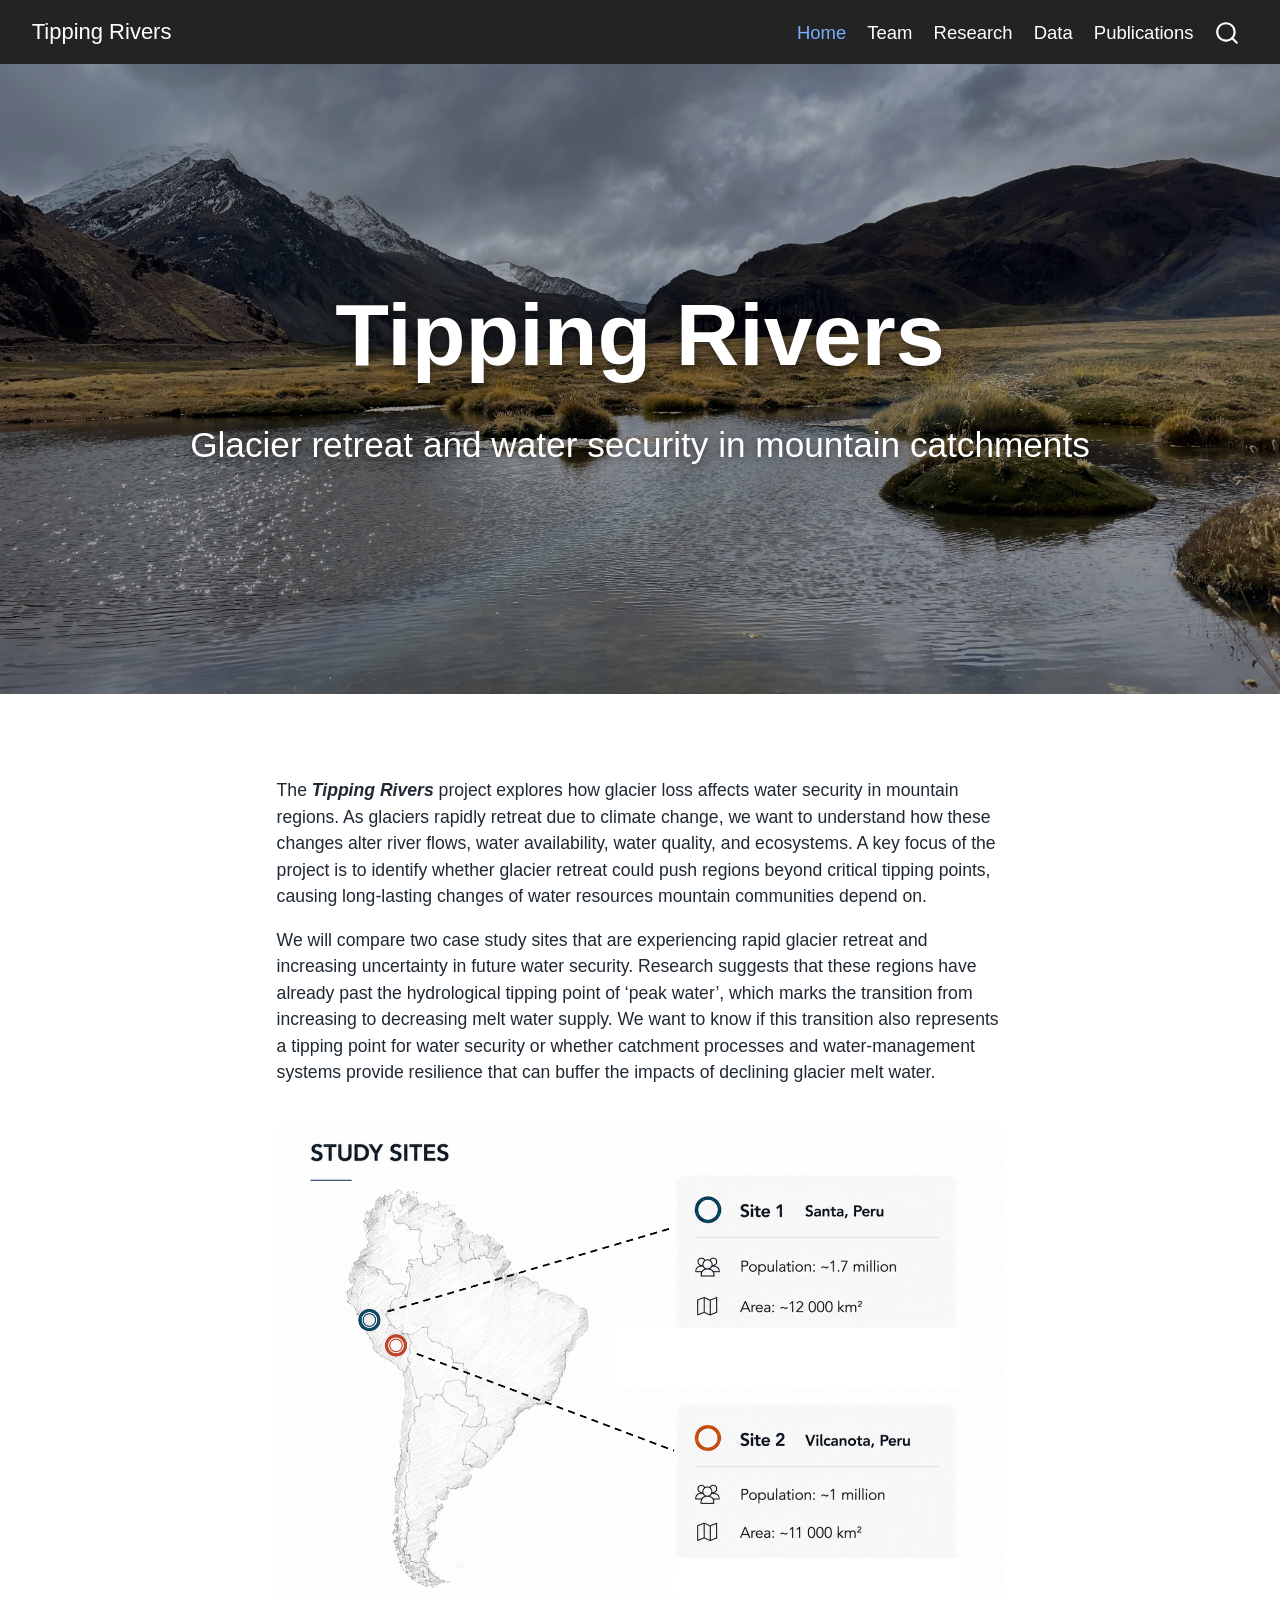
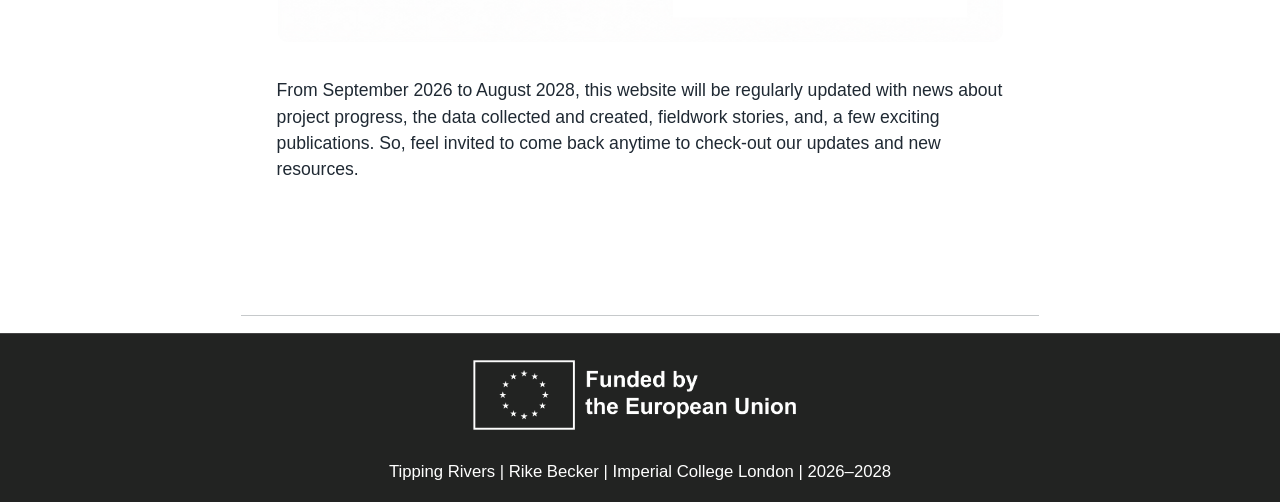
<file: docs/index.html>
<!DOCTYPE html>
<html xmlns="http://www.w3.org/1999/xhtml" lang="en" xml:lang="en"><head>

<meta charset="utf-8">
<meta name="generator" content="quarto-1.9.37">

<meta name="viewport" content="width=device-width, initial-scale=1.0, user-scalable=yes">


<title>Tipping Rivers</title>
<style>
/* Default styles provided by pandoc.
** See https://pandoc.org/MANUAL.html#variables-for-html for config info.
*/
code{white-space: pre-wrap;}
span.smallcaps{font-variant: small-caps;}
div.columns{display: flex; gap: min(4vw, 1.5em);}
div.column{flex: auto; overflow-x: auto;}
div.hanging-indent{margin-left: 1.5em; text-indent: -1.5em;}
ul.task-list{list-style: none;}
ul.task-list li input[type="checkbox"] {
  width: 0.8em;
  margin: 0 0.8em 0.2em -1em; /* quarto-specific, see https://github.com/quarto-dev/quarto-cli/issues/4556 */ 
  vertical-align: middle;
}
</style>


<script src="site_libs/quarto-nav/quarto-nav.js"></script>
<script src="site_libs/quarto-nav/headroom.min.js"></script>
<script src="site_libs/clipboard/clipboard.min.js"></script>
<script src="site_libs/quarto-search/autocomplete.umd.js"></script>
<script src="site_libs/quarto-search/fuse.min.js"></script>
<script src="site_libs/quarto-search/quarto-search.js"></script>
<meta name="quarto:offset" content="./">
<link href="./images/favicon.ico" rel="icon">
<script src="site_libs/quarto-html/quarto.js" type="module"></script>
<script src="site_libs/quarto-html/tabsets/tabsets.js" type="module"></script>
<script src="site_libs/quarto-html/popper.min.js"></script>
<script src="site_libs/quarto-html/tippy.umd.min.js"></script>
<link href="site_libs/quarto-html/tippy.css" rel="stylesheet">
<link href="site_libs/quarto-html/quarto-syntax-highlighting-7f8f88aac4f3542376d5c11b86a4c14d.css" rel="stylesheet" id="quarto-text-highlighting-styles">
<script src="site_libs/bootstrap/bootstrap.min.js"></script>
<link href="site_libs/bootstrap/bootstrap-icons.css" rel="stylesheet">
<link href="site_libs/bootstrap/bootstrap-b47e4399d0d39dcb1eff5dd54a18209c.min.css" rel="stylesheet" append-hash="true" id="quarto-bootstrap" data-mode="light">
<script id="quarto-search-options" type="application/json">{
  "location": "navbar",
  "copy-button": false,
  "collapse-after": 3,
  "panel-placement": "end",
  "type": "overlay",
  "limit": 50,
  "keyboard-shortcut": [
    "f",
    "/",
    "s"
  ],
  "show-item-context": false,
  "language": {
    "search-no-results-text": "No results",
    "search-matching-documents-text": "matching documents",
    "search-copy-link-title": "Copy link to search",
    "search-hide-matches-text": "Hide additional matches",
    "search-more-match-text": "more match in this document",
    "search-more-matches-text": "more matches in this document",
    "search-clear-button-title": "Clear",
    "search-text-placeholder": "",
    "search-detached-cancel-button-title": "Cancel",
    "search-submit-button-title": "Submit",
    "search-label": "Search"
  }
}</script>
</head><body class="nav-fixed fullcontent quarto-light"><div class="hero-image">
  <div class="hero-text">
    <div class="hero-title">Tipping Rivers</div>
    <p>Glacier retreat and water security in mountain catchments</p>
  </div>
</div>


<link rel="stylesheet" href="styles.css">
<link rel="stylesheet" href="index.css">




<div id="quarto-search-results"></div>
  <header id="quarto-header" class="headroom fixed-top">
    <nav class="navbar navbar-expand-lg " data-bs-theme="dark">
      <div class="navbar-container container-fluid">
      <div class="navbar-brand-container mx-auto">
    <a class="navbar-brand" href="./index.html">
    <span class="navbar-title">Tipping Rivers</span>
    </a>
  </div>
            <div id="quarto-search" class="" title="Search"></div>
          <button class="navbar-toggler" type="button" data-bs-toggle="collapse" data-bs-target="#navbarCollapse" aria-controls="navbarCollapse" role="menu" aria-expanded="false" aria-label="Toggle navigation" onclick="if (window.quartoToggleHeadroom) { window.quartoToggleHeadroom(); }">
  <span class="navbar-toggler-icon"></span>
</button>
          <div class="collapse navbar-collapse" id="navbarCollapse">
            <ul class="navbar-nav navbar-nav-scroll ms-auto">
  <li class="nav-item">
    <a class="nav-link active" href="./index.html" aria-current="page"> 
<span class="menu-text">Home</span></a>
  </li>  
  <li class="nav-item">
    <a class="nav-link" href="./about.html"> 
<span class="menu-text">Team</span></a>
  </li>  
  <li class="nav-item">
    <a class="nav-link" href="./research.html"> 
<span class="menu-text">Research</span></a>
  </li>  
  <li class="nav-item">
    <a class="nav-link" href="./data.html"> 
<span class="menu-text">Data</span></a>
  </li>  
  <li class="nav-item">
    <a class="nav-link" href="./publications.html"> 
<span class="menu-text">Publications</span></a>
  </li>  
</ul>
          </div> <!-- /navcollapse -->
            <div class="quarto-navbar-tools">
</div>
      </div> <!-- /container-fluid -->
    </nav>
</header>
<!-- content -->
<div id="quarto-content" class="quarto-container page-columns page-rows-contents page-layout-article page-navbar">
<!-- sidebar -->
<!-- margin-sidebar -->
    
<!-- main -->
<main class="content page-columns page-full" id="quarto-document-content"><header id="title-block-header" class="quarto-title-block"></header>




<div class="column-screen page-columns page-full">
<div class="column-body">
<p>The <strong><em>Tipping Rivers</em></strong> project explores how glacier loss affects water security in mountain regions. As glaciers rapidly retreat due to climate change, we want to understand how these changes alter river flows, water availability, water quality, and ecosystems. A key focus of the project is to identify whether glacier retreat could push regions beyond critical tipping points, causing long-lasting changes of water resources mountain communities depend on.</p>
<p>We will compare two case study sites that are experiencing rapid glacier retreat and increasing uncertainty in future water security. Research suggests that these regions have already past the hydrological tipping point of ‘peak water’, which marks the transition from increasing to decreasing melt water supply. We want to know if this transition also represents a tipping point for water security or whether catchment processes and water-management systems provide resilience that can buffer the impacts of declining glacier melt water.</p>
<p><img src="images/Picture_1.png" class="project-image img-fluid"></p>
<p>From September 2026 to August 2028, this website will be regularly updated with news about project progress, the data collected and created, fieldwork stories, and, a few exciting publications. So, feel invited to come back anytime to check-out our updates and new resources.</p>
<p><br></p>
</div>
</div>
<hr>



</main> <!-- /main -->
<footer class="footer-bar">
  <img class="eu-funding-logo" src="images/EN_FundedbytheEU_RGB_WHITE Outline.png" alt="Funded by the European Union">
  <div>Tipping Rivers | Rike Becker | Imperial College London | 2026–2028</div>
</footer>
<script id="quarto-html-after-body" type="application/javascript">
  window.document.addEventListener("DOMContentLoaded", function (event) {
    const isCodeAnnotation = (el) => {
      for (const clz of el.classList) {
        if (clz.startsWith('code-annotation-')) {                     
          return true;
        }
      }
      return false;
    }
    const onCopySuccess = function(e) {
      // button target
      const button = e.trigger;
      // don't keep focus
      button.blur();
      // flash "checked"
      button.classList.add('code-copy-button-checked');
      var currentTitle = button.getAttribute("title");
      button.setAttribute("title", "Copied!");
      let tooltip;
      if (window.bootstrap) {
        button.setAttribute("data-bs-toggle", "tooltip");
        button.setAttribute("data-bs-placement", "left");
        button.setAttribute("data-bs-title", "Copied!");
        tooltip = new bootstrap.Tooltip(button, 
          { trigger: "manual", 
            customClass: "code-copy-button-tooltip",
            offset: [0, -8]});
        tooltip.show();    
      }
      setTimeout(function() {
        if (tooltip) {
          tooltip.hide();
          button.removeAttribute("data-bs-title");
          button.removeAttribute("data-bs-toggle");
          button.removeAttribute("data-bs-placement");
        }
        button.setAttribute("title", currentTitle);
        button.classList.remove('code-copy-button-checked');
      }, 1000);
      // clear code selection
      e.clearSelection();
    }
    const getTextToCopy = function(trigger) {
      const outerScaffold = trigger.parentElement.cloneNode(true);
      const codeEl = outerScaffold.querySelector('code');
      for (const childEl of codeEl.children) {
        if (isCodeAnnotation(childEl)) {
          childEl.remove();
        }
      }
      return codeEl.innerText;
    }
    const clipboard = new window.ClipboardJS('.code-copy-button:not([data-in-quarto-modal])', {
      text: getTextToCopy
    });
    clipboard.on('success', onCopySuccess);
    if (window.document.getElementById('quarto-embedded-source-code-modal')) {
      const clipboardModal = new window.ClipboardJS('.code-copy-button[data-in-quarto-modal]', {
        text: getTextToCopy,
        container: window.document.getElementById('quarto-embedded-source-code-modal')
      });
      clipboardModal.on('success', onCopySuccess);
    }
      var localhostRegex = new RegExp(/^(?:http|https):\/\/localhost\:?[0-9]*\//);
      var mailtoRegex = new RegExp(/^mailto:/);
        var filterRegex = new RegExp("https:\/\/tippingrivers\.github\.io\/");
      var isInternal = (href) => {
          return filterRegex.test(href) || localhostRegex.test(href) || mailtoRegex.test(href);
      }
      // Inspect non-navigation links and adorn them if external
     var links = window.document.querySelectorAll('a[href]:not(.nav-link):not(.navbar-brand):not(.toc-action):not(.sidebar-link):not(.sidebar-item-toggle):not(.pagination-link):not(.no-external):not([aria-hidden]):not(.dropdown-item):not(.quarto-navigation-tool):not(.about-link)');
      for (var i=0; i<links.length; i++) {
        const link = links[i];
        if (!isInternal(link.href)) {
          // undo the damage that might have been done by quarto-nav.js in the case of
          // links that we want to consider external
          if (link.dataset.originalHref !== undefined) {
            link.href = link.dataset.originalHref;
          }
        }
      }
    function tippyHover(el, contentFn, onTriggerFn, onUntriggerFn) {
      const config = {
        allowHTML: true,
        maxWidth: 500,
        delay: 100,
        arrow: false,
        appendTo: function(el) {
            return el.parentElement;
        },
        interactive: true,
        interactiveBorder: 10,
        theme: 'quarto',
        placement: 'bottom-start',
      };
      if (contentFn) {
        config.content = contentFn;
      }
      if (onTriggerFn) {
        config.onTrigger = onTriggerFn;
      }
      if (onUntriggerFn) {
        config.onUntrigger = onUntriggerFn;
      }
      window.tippy(el, config); 
    }
    const noterefs = window.document.querySelectorAll('a[role="doc-noteref"]');
    for (var i=0; i<noterefs.length; i++) {
      const ref = noterefs[i];
      tippyHover(ref, function() {
        // use id or data attribute instead here
        let href = ref.getAttribute('data-footnote-href') || ref.getAttribute('href');
        try { href = new URL(href).hash; } catch {}
        const id = href.replace(/^#\/?/, "");
        const note = window.document.getElementById(id);
        if (note) {
          return note.innerHTML;
        } else {
          return "";
        }
      });
    }
    const xrefs = window.document.querySelectorAll('a.quarto-xref');
    const processXRef = (id, note) => {
      // Strip column container classes
      const stripColumnClz = (el) => {
        el.classList.remove("page-full", "page-columns");
        if (el.children) {
          for (const child of el.children) {
            stripColumnClz(child);
          }
        }
      }
      stripColumnClz(note)
      if (id === null || id.startsWith('sec-')) {
        // Special case sections, only their first couple elements
        const container = document.createElement("div");
        if (note.children && note.children.length > 2) {
          container.appendChild(note.children[0].cloneNode(true));
          for (let i = 1; i < note.children.length; i++) {
            const child = note.children[i];
            if (child.tagName === "P" && child.innerText === "") {
              continue;
            } else {
              container.appendChild(child.cloneNode(true));
              break;
            }
          }
          if (window.Quarto?.typesetMath) {
            window.Quarto.typesetMath(container);
          }
          return container.innerHTML
        } else {
          if (window.Quarto?.typesetMath) {
            window.Quarto.typesetMath(note);
          }
          return note.innerHTML;
        }
      } else {
        // Remove any anchor links if they are present
        const anchorLink = note.querySelector('a.anchorjs-link');
        if (anchorLink) {
          anchorLink.remove();
        }
        if (window.Quarto?.typesetMath) {
          window.Quarto.typesetMath(note);
        }
        if (note.classList.contains("callout")) {
          return note.outerHTML;
        } else {
          return note.innerHTML;
        }
      }
    }
    for (var i=0; i<xrefs.length; i++) {
      const xref = xrefs[i];
      tippyHover(xref, undefined, function(instance) {
        instance.disable();
        let url = xref.getAttribute('href');
        let hash = undefined; 
        if (url.startsWith('#')) {
          hash = url;
        } else {
          try { hash = new URL(url).hash; } catch {}
        }
        if (hash) {
          const id = hash.replace(/^#\/?/, "");
          const note = window.document.getElementById(id);
          if (note !== null) {
            try {
              const html = processXRef(id, note.cloneNode(true));
              instance.setContent(html);
            } finally {
              instance.enable();
              instance.show();
            }
          } else {
            // See if we can fetch this
            fetch(url.split('#')[0])
            .then(res => res.text())
            .then(html => {
              const parser = new DOMParser();
              const htmlDoc = parser.parseFromString(html, "text/html");
              const note = htmlDoc.getElementById(id);
              if (note !== null) {
                const html = processXRef(id, note);
                instance.setContent(html);
              } 
            }).finally(() => {
              instance.enable();
              instance.show();
            });
          }
        } else {
          // See if we can fetch a full url (with no hash to target)
          // This is a special case and we should probably do some content thinning / targeting
          fetch(url)
          .then(res => res.text())
          .then(html => {
            const parser = new DOMParser();
            const htmlDoc = parser.parseFromString(html, "text/html");
            const note = htmlDoc.querySelector('main.content');
            if (note !== null) {
              // This should only happen for chapter cross references
              // (since there is no id in the URL)
              // remove the first header
              if (note.children.length > 0 && note.children[0].tagName === "HEADER") {
                note.children[0].remove();
              }
              const html = processXRef(null, note);
              instance.setContent(html);
            } 
          }).finally(() => {
            instance.enable();
            instance.show();
          });
        }
      }, function(instance) {
      });
    }
        let selectedAnnoteEl;
        const selectorForAnnotation = ( cell, annotation) => {
          let cellAttr = 'data-code-cell="' + cell + '"';
          let lineAttr = 'data-code-annotation="' +  annotation + '"';
          const selector = 'span[' + cellAttr + '][' + lineAttr + ']';
          return selector;
        }
        const selectCodeLines = (annoteEl) => {
          const doc = window.document;
          const targetCell = annoteEl.getAttribute("data-target-cell");
          const targetAnnotation = annoteEl.getAttribute("data-target-annotation");
          const annoteSpan = window.document.querySelector(selectorForAnnotation(targetCell, targetAnnotation));
          const lines = annoteSpan.getAttribute("data-code-lines").split(",");
          const lineIds = lines.map((line) => {
            return targetCell + "-" + line;
          })
          let top = null;
          let height = null;
          let parent = null;
          if (lineIds.length > 0) {
              //compute the position of the single el (top and bottom and make a div)
              const el = window.document.getElementById(lineIds[0]);
              top = el.offsetTop;
              height = el.offsetHeight;
              parent = el.parentElement.parentElement;
            if (lineIds.length > 1) {
              const lastEl = window.document.getElementById(lineIds[lineIds.length - 1]);
              const bottom = lastEl.offsetTop + lastEl.offsetHeight;
              height = bottom - top;
            }
            if (top !== null && height !== null && parent !== null) {
              // cook up a div (if necessary) and position it 
              let div = window.document.getElementById("code-annotation-line-highlight");
              if (div === null) {
                div = window.document.createElement("div");
                div.setAttribute("id", "code-annotation-line-highlight");
                div.style.position = 'absolute';
                parent.appendChild(div);
              }
              div.style.top = top - 2 + "px";
              div.style.height = height + 4 + "px";
              div.style.left = 0;
              let gutterDiv = window.document.getElementById("code-annotation-line-highlight-gutter");
              if (gutterDiv === null) {
                gutterDiv = window.document.createElement("div");
                gutterDiv.setAttribute("id", "code-annotation-line-highlight-gutter");
                gutterDiv.style.position = 'absolute';
                const codeCell = window.document.getElementById(targetCell);
                const gutter = codeCell.querySelector('.code-annotation-gutter');
                gutter.appendChild(gutterDiv);
              }
              gutterDiv.style.top = top - 2 + "px";
              gutterDiv.style.height = height + 4 + "px";
            }
            selectedAnnoteEl = annoteEl;
          }
        };
        const unselectCodeLines = () => {
          const elementsIds = ["code-annotation-line-highlight", "code-annotation-line-highlight-gutter"];
          elementsIds.forEach((elId) => {
            const div = window.document.getElementById(elId);
            if (div) {
              div.remove();
            }
          });
          selectedAnnoteEl = undefined;
        };
          // Handle positioning of the toggle
      window.addEventListener(
        "resize",
        throttle(() => {
          elRect = undefined;
          if (selectedAnnoteEl) {
            selectCodeLines(selectedAnnoteEl);
          }
        }, 10)
      );
      function throttle(fn, ms) {
      let throttle = false;
      let timer;
        return (...args) => {
          if(!throttle) { // first call gets through
              fn.apply(this, args);
              throttle = true;
          } else { // all the others get throttled
              if(timer) clearTimeout(timer); // cancel #2
              timer = setTimeout(() => {
                fn.apply(this, args);
                timer = throttle = false;
              }, ms);
          }
        };
      }
        // Attach click handler to the DT
        const annoteDls = window.document.querySelectorAll('dt[data-target-cell]');
        for (const annoteDlNode of annoteDls) {
          annoteDlNode.addEventListener('click', (event) => {
            const clickedEl = event.target;
            if (clickedEl !== selectedAnnoteEl) {
              unselectCodeLines();
              const activeEl = window.document.querySelector('dt[data-target-cell].code-annotation-active');
              if (activeEl) {
                activeEl.classList.remove('code-annotation-active');
              }
              selectCodeLines(clickedEl);
              clickedEl.classList.add('code-annotation-active');
            } else {
              // Unselect the line
              unselectCodeLines();
              clickedEl.classList.remove('code-annotation-active');
            }
          });
        }
    const findCites = (el) => {
      const parentEl = el.parentElement;
      if (parentEl) {
        const cites = parentEl.dataset.cites;
        if (cites) {
          return {
            el,
            cites: cites.split(' ')
          };
        } else {
          return findCites(el.parentElement)
        }
      } else {
        return undefined;
      }
    };
    var bibliorefs = window.document.querySelectorAll('a[role="doc-biblioref"]');
    for (var i=0; i<bibliorefs.length; i++) {
      const ref = bibliorefs[i];
      const citeInfo = findCites(ref);
      if (citeInfo) {
        tippyHover(citeInfo.el, function() {
          var popup = window.document.createElement('div');
          citeInfo.cites.forEach(function(cite) {
            var citeDiv = window.document.createElement('div');
            citeDiv.classList.add('hanging-indent');
            citeDiv.classList.add('csl-entry');
            var biblioDiv = window.document.getElementById('ref-' + cite);
            if (biblioDiv) {
              citeDiv.innerHTML = biblioDiv.innerHTML;
            }
            popup.appendChild(citeDiv);
          });
          return popup.innerHTML;
        });
      }
    }
  });
  </script>
</div> <!-- /content -->




</body></html>
</file>
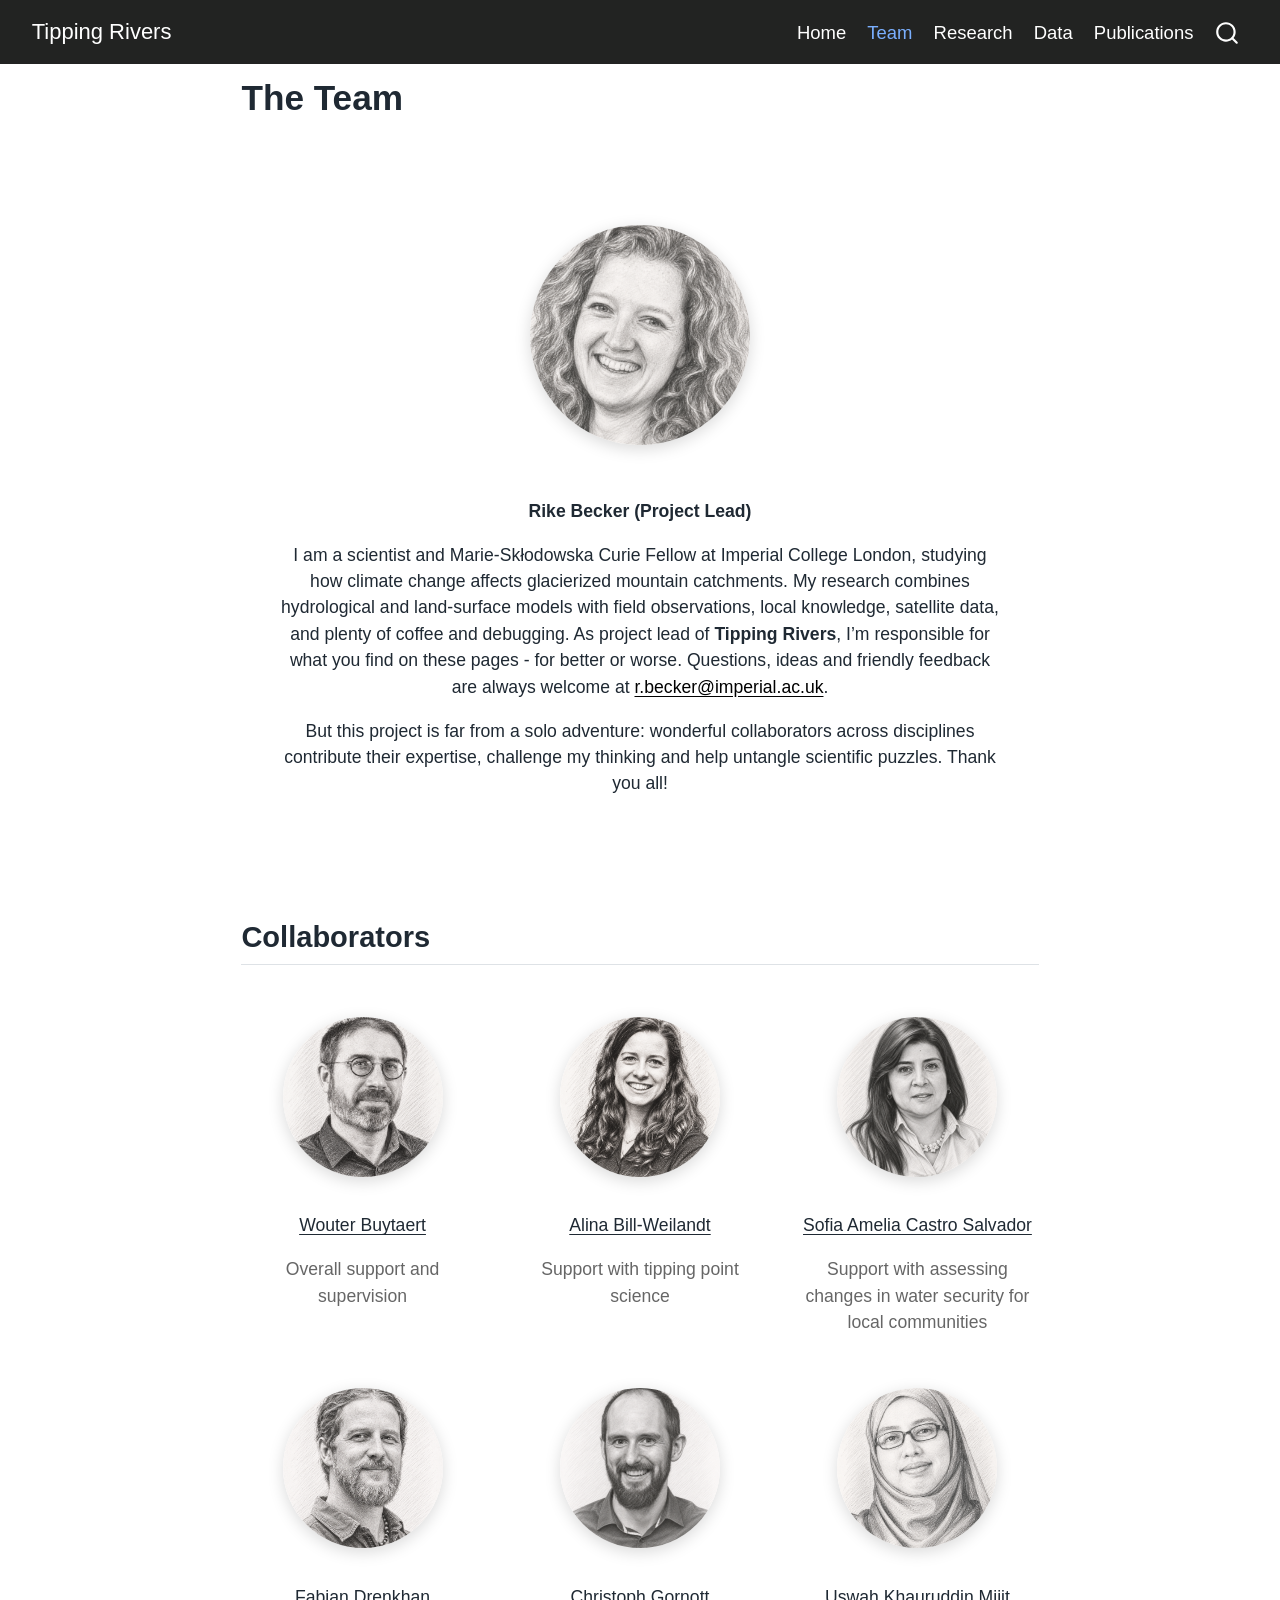
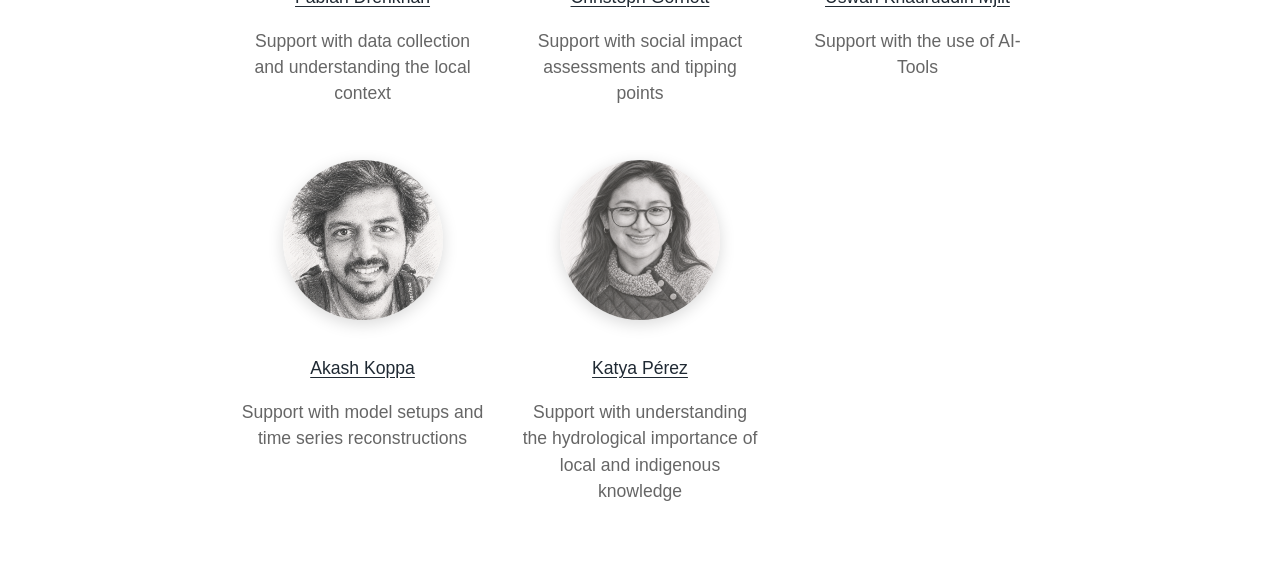
<file: docs/about.html>
<!DOCTYPE html>
<html xmlns="http://www.w3.org/1999/xhtml" lang="en" xml:lang="en"><head>

<meta charset="utf-8">
<meta name="generator" content="quarto-1.9.37">

<meta name="viewport" content="width=device-width, initial-scale=1.0, user-scalable=yes">


<title>The Team – Tipping Rivers</title>
<style>
/* Default styles provided by pandoc.
** See https://pandoc.org/MANUAL.html#variables-for-html for config info.
*/
code{white-space: pre-wrap;}
span.smallcaps{font-variant: small-caps;}
div.columns{display: flex; gap: min(4vw, 1.5em);}
div.column{flex: auto; overflow-x: auto;}
div.hanging-indent{margin-left: 1.5em; text-indent: -1.5em;}
ul.task-list{list-style: none;}
ul.task-list li input[type="checkbox"] {
  width: 0.8em;
  margin: 0 0.8em 0.2em -1em; /* quarto-specific, see https://github.com/quarto-dev/quarto-cli/issues/4556 */ 
  vertical-align: middle;
}
</style>


<script src="site_libs/quarto-nav/quarto-nav.js"></script>
<script src="site_libs/quarto-nav/headroom.min.js"></script>
<script src="site_libs/clipboard/clipboard.min.js"></script>
<script src="site_libs/quarto-search/autocomplete.umd.js"></script>
<script src="site_libs/quarto-search/fuse.min.js"></script>
<script src="site_libs/quarto-search/quarto-search.js"></script>
<meta name="quarto:offset" content="./">
<link href="./images/favicon.ico" rel="icon">
<script src="site_libs/quarto-html/quarto.js" type="module"></script>
<script src="site_libs/quarto-html/tabsets/tabsets.js" type="module"></script>
<script src="site_libs/quarto-html/popper.min.js"></script>
<script src="site_libs/quarto-html/tippy.umd.min.js"></script>
<script src="site_libs/quarto-html/anchor.min.js"></script>
<link href="site_libs/quarto-html/tippy.css" rel="stylesheet">
<link href="site_libs/quarto-html/quarto-syntax-highlighting-7f8f88aac4f3542376d5c11b86a4c14d.css" rel="stylesheet" id="quarto-text-highlighting-styles">
<script src="site_libs/bootstrap/bootstrap.min.js"></script>
<link href="site_libs/bootstrap/bootstrap-icons.css" rel="stylesheet">
<link href="site_libs/bootstrap/bootstrap-b47e4399d0d39dcb1eff5dd54a18209c.min.css" rel="stylesheet" append-hash="true" id="quarto-bootstrap" data-mode="light">
<script id="quarto-search-options" type="application/json">{
  "location": "navbar",
  "copy-button": false,
  "collapse-after": 3,
  "panel-placement": "end",
  "type": "overlay",
  "limit": 50,
  "keyboard-shortcut": [
    "f",
    "/",
    "s"
  ],
  "show-item-context": false,
  "language": {
    "search-no-results-text": "No results",
    "search-matching-documents-text": "matching documents",
    "search-copy-link-title": "Copy link to search",
    "search-hide-matches-text": "Hide additional matches",
    "search-more-match-text": "more match in this document",
    "search-more-matches-text": "more matches in this document",
    "search-clear-button-title": "Clear",
    "search-text-placeholder": "",
    "search-detached-cancel-button-title": "Cancel",
    "search-submit-button-title": "Submit",
    "search-label": "Search"
  }
}</script>


<link rel="stylesheet" href="styles.css">
</head>

<body class="nav-fixed fullcontent quarto-light">

<div id="quarto-search-results"></div>
  <header id="quarto-header" class="headroom fixed-top">
    <nav class="navbar navbar-expand-lg " data-bs-theme="dark">
      <div class="navbar-container container-fluid">
      <div class="navbar-brand-container mx-auto">
    <a class="navbar-brand" href="./index.html">
    <span class="navbar-title">Tipping Rivers</span>
    </a>
  </div>
            <div id="quarto-search" class="" title="Search"></div>
          <button class="navbar-toggler" type="button" data-bs-toggle="collapse" data-bs-target="#navbarCollapse" aria-controls="navbarCollapse" role="menu" aria-expanded="false" aria-label="Toggle navigation" onclick="if (window.quartoToggleHeadroom) { window.quartoToggleHeadroom(); }">
  <span class="navbar-toggler-icon"></span>
</button>
          <div class="collapse navbar-collapse" id="navbarCollapse">
            <ul class="navbar-nav navbar-nav-scroll ms-auto">
  <li class="nav-item">
    <a class="nav-link" href="./index.html"> 
<span class="menu-text">Home</span></a>
  </li>  
  <li class="nav-item">
    <a class="nav-link active" href="./about.html" aria-current="page"> 
<span class="menu-text">Team</span></a>
  </li>  
  <li class="nav-item">
    <a class="nav-link" href="./research.html"> 
<span class="menu-text">Research</span></a>
  </li>  
  <li class="nav-item">
    <a class="nav-link" href="./data.html"> 
<span class="menu-text">Data</span></a>
  </li>  
  <li class="nav-item">
    <a class="nav-link" href="./publications.html"> 
<span class="menu-text">Publications</span></a>
  </li>  
</ul>
          </div> <!-- /navcollapse -->
            <div class="quarto-navbar-tools">
</div>
      </div> <!-- /container-fluid -->
    </nav>
</header>
<!-- content -->
<div id="quarto-content" class="quarto-container page-columns page-rows-contents page-layout-article page-navbar">
<!-- sidebar -->
<!-- margin-sidebar -->
    
<!-- main -->
<main class="content" id="quarto-document-content">

<header id="title-block-header" class="quarto-title-block default">
<div class="quarto-title">
<h1 class="title">The Team</h1>
</div>



<div class="quarto-title-meta">

    
  
    
  </div>
  


</header>


<div class="about-container">
<p><img src="images/Rike.png" class="profile-image"></p>
<p>
<strong>Rike Becker (Project Lead)</strong>
</p>
<p>I am a scientist and Marie-Skłodowska Curie Fellow at Imperial College London, studying how climate change affects glacierized mountain catchments. My research combines hydrological and land-surface models with field observations, local knowledge, satellite data, and plenty of coffee and debugging. As project lead of <strong>Tipping Rivers</strong>, I’m responsible for what you find on these pages - for better or worse. Questions, ideas and friendly feedback are always welcome at <a href="mailto:r.becker@imperial.ac.uk">r.becker@imperial.ac.uk</a>.</p>
<p>But this project is far from a solo adventure: wonderful collaborators across disciplines contribute their expertise, challenge my thinking and help untangle scientific puzzles. Thank you all!</p>
</div>
<section id="collaborators" class="level2">
<h2 class="anchored" data-anchor-id="collaborators">Collaborators</h2>
<div class="collaborator-grid">
<div class="collaborator-card">
<p><img src="images/Wouter_pencil.png" class="collaborator-image" alt="Portrait of Wouter Buytaert"></p>
<p>
<a href="https://ichydro.github.io/" style="color: inherit;">Wouter Buytaert</a>
</p>
<p class="collaborator-support">
Overall support and supervision
</p>
</div>
<div class="collaborator-card">
<p><img src="images/Alina_pencil.png" class="collaborator-image" alt="Portrait of Alina Bill-Weilandt"></p>
<p>
<a href="https://www.pik-potsdam.de/members/alinabi/homepage/" style="color: inherit;">Alina Bill-Weilandt</a>
</p>
<p class="collaborator-support">
Support with tipping point science
</p>
</div>
<div class="collaborator-card">
<p><img src="images/Sofia_pencil.png" class="collaborator-image" alt="Portrait of Sofia Amelia Castro Salvador"></p>
<p>
<a href="https://www.pucp.edu.pe/profesor/sofia-castro-salvador" style="color: inherit;">Sofia Amelia Castro Salvador</a>
</p>
<p class="collaborator-support">
Support with assessing changes in water security for local communities
</p>
</div>
<div class="collaborator-card">
<p><img src="images/Fabian_pencil.png" class="collaborator-image" alt="Portrait of Fabian Drenkhan"></p>
<p>
<a href="https://www.pucp.edu.pe/profesor/fabian-drenkhan" style="color: inherit;">Fabian Drenkhan</a>
</p>
<p class="collaborator-support">
Support with data collection and understanding the local context
</p>
</div>
<div class="collaborator-card">
<p><img src="images/Christoph_pencil.png" class="collaborator-image" alt="Pencil portrait of Christoph"></p>
<p>
<a href="https://www.pik-potsdam.de/members/gornott" style="color: inherit;">Christoph Gornott</a>
</p>
<p class="collaborator-support">
Support with social impact assessments and tipping points
</p>
</div>
<div class="collaborator-card">
<p><img src="images/Uswah_Binti_Khauruddin_Mjiit.png" class="collaborator-image" alt="Portrait of Uswah Khauruddin Mjiit"></p>
<p>
<a href="https://scholar.google.com/citations?user=TVHcYsgAAAAJ&amp;hl=en/" style="color: inherit;">Uswah Khauruddin Mjiit</a>
</p>
<p class="collaborator-support">
Support with the use of AI-Tools
</p>
</div>
<div class="collaborator-card">
<p><img src="images/Akash.png" class="collaborator-image" alt="Portrait of Akash Koppa"></p>
<p>
<a href="https://koppa-lab.com/" style="color: inherit;">Akash Koppa</a>
</p>
<p class="collaborator-support">
Support with model setups and time series reconstructions
</p>
</div>
<div class="collaborator-card">
<p><img src="images/Katya_pencil.png" class="collaborator-image" alt="Pencil portrait of Katya"></p>
<p>
<a href="https://atuk.com.ec/profesionales/katya-perez/" style="color: inherit;">Katya Pérez</a>
</p>
<p class="collaborator-support">
Support with understanding the hydrological importance of local and indigenous knowledge
</p>
</div>
</div>


</section>

</main> <!-- /main -->
<script id="quarto-html-after-body" type="application/javascript">
  window.document.addEventListener("DOMContentLoaded", function (event) {
    const icon = "";
    const anchorJS = new window.AnchorJS();
    anchorJS.options = {
      placement: 'right',
      icon: icon
    };
    anchorJS.add('.anchored');
    const isCodeAnnotation = (el) => {
      for (const clz of el.classList) {
        if (clz.startsWith('code-annotation-')) {                     
          return true;
        }
      }
      return false;
    }
    const onCopySuccess = function(e) {
      // button target
      const button = e.trigger;
      // don't keep focus
      button.blur();
      // flash "checked"
      button.classList.add('code-copy-button-checked');
      var currentTitle = button.getAttribute("title");
      button.setAttribute("title", "Copied!");
      let tooltip;
      if (window.bootstrap) {
        button.setAttribute("data-bs-toggle", "tooltip");
        button.setAttribute("data-bs-placement", "left");
        button.setAttribute("data-bs-title", "Copied!");
        tooltip = new bootstrap.Tooltip(button, 
          { trigger: "manual", 
            customClass: "code-copy-button-tooltip",
            offset: [0, -8]});
        tooltip.show();    
      }
      setTimeout(function() {
        if (tooltip) {
          tooltip.hide();
          button.removeAttribute("data-bs-title");
          button.removeAttribute("data-bs-toggle");
          button.removeAttribute("data-bs-placement");
        }
        button.setAttribute("title", currentTitle);
        button.classList.remove('code-copy-button-checked');
      }, 1000);
      // clear code selection
      e.clearSelection();
    }
    const getTextToCopy = function(trigger) {
      const outerScaffold = trigger.parentElement.cloneNode(true);
      const codeEl = outerScaffold.querySelector('code');
      for (const childEl of codeEl.children) {
        if (isCodeAnnotation(childEl)) {
          childEl.remove();
        }
      }
      return codeEl.innerText;
    }
    const clipboard = new window.ClipboardJS('.code-copy-button:not([data-in-quarto-modal])', {
      text: getTextToCopy
    });
    clipboard.on('success', onCopySuccess);
    if (window.document.getElementById('quarto-embedded-source-code-modal')) {
      const clipboardModal = new window.ClipboardJS('.code-copy-button[data-in-quarto-modal]', {
        text: getTextToCopy,
        container: window.document.getElementById('quarto-embedded-source-code-modal')
      });
      clipboardModal.on('success', onCopySuccess);
    }
      var localhostRegex = new RegExp(/^(?:http|https):\/\/localhost\:?[0-9]*\//);
      var mailtoRegex = new RegExp(/^mailto:/);
        var filterRegex = new RegExp("https:\/\/tippingrivers\.github\.io\/");
      var isInternal = (href) => {
          return filterRegex.test(href) || localhostRegex.test(href) || mailtoRegex.test(href);
      }
      // Inspect non-navigation links and adorn them if external
     var links = window.document.querySelectorAll('a[href]:not(.nav-link):not(.navbar-brand):not(.toc-action):not(.sidebar-link):not(.sidebar-item-toggle):not(.pagination-link):not(.no-external):not([aria-hidden]):not(.dropdown-item):not(.quarto-navigation-tool):not(.about-link)');
      for (var i=0; i<links.length; i++) {
        const link = links[i];
        if (!isInternal(link.href)) {
          // undo the damage that might have been done by quarto-nav.js in the case of
          // links that we want to consider external
          if (link.dataset.originalHref !== undefined) {
            link.href = link.dataset.originalHref;
          }
        }
      }
    function tippyHover(el, contentFn, onTriggerFn, onUntriggerFn) {
      const config = {
        allowHTML: true,
        maxWidth: 500,
        delay: 100,
        arrow: false,
        appendTo: function(el) {
            return el.parentElement;
        },
        interactive: true,
        interactiveBorder: 10,
        theme: 'quarto',
        placement: 'bottom-start',
      };
      if (contentFn) {
        config.content = contentFn;
      }
      if (onTriggerFn) {
        config.onTrigger = onTriggerFn;
      }
      if (onUntriggerFn) {
        config.onUntrigger = onUntriggerFn;
      }
      window.tippy(el, config); 
    }
    const noterefs = window.document.querySelectorAll('a[role="doc-noteref"]');
    for (var i=0; i<noterefs.length; i++) {
      const ref = noterefs[i];
      tippyHover(ref, function() {
        // use id or data attribute instead here
        let href = ref.getAttribute('data-footnote-href') || ref.getAttribute('href');
        try { href = new URL(href).hash; } catch {}
        const id = href.replace(/^#\/?/, "");
        const note = window.document.getElementById(id);
        if (note) {
          return note.innerHTML;
        } else {
          return "";
        }
      });
    }
    const xrefs = window.document.querySelectorAll('a.quarto-xref');
    const processXRef = (id, note) => {
      // Strip column container classes
      const stripColumnClz = (el) => {
        el.classList.remove("page-full", "page-columns");
        if (el.children) {
          for (const child of el.children) {
            stripColumnClz(child);
          }
        }
      }
      stripColumnClz(note)
      if (id === null || id.startsWith('sec-')) {
        // Special case sections, only their first couple elements
        const container = document.createElement("div");
        if (note.children && note.children.length > 2) {
          container.appendChild(note.children[0].cloneNode(true));
          for (let i = 1; i < note.children.length; i++) {
            const child = note.children[i];
            if (child.tagName === "P" && child.innerText === "") {
              continue;
            } else {
              container.appendChild(child.cloneNode(true));
              break;
            }
          }
          if (window.Quarto?.typesetMath) {
            window.Quarto.typesetMath(container);
          }
          return container.innerHTML
        } else {
          if (window.Quarto?.typesetMath) {
            window.Quarto.typesetMath(note);
          }
          return note.innerHTML;
        }
      } else {
        // Remove any anchor links if they are present
        const anchorLink = note.querySelector('a.anchorjs-link');
        if (anchorLink) {
          anchorLink.remove();
        }
        if (window.Quarto?.typesetMath) {
          window.Quarto.typesetMath(note);
        }
        if (note.classList.contains("callout")) {
          return note.outerHTML;
        } else {
          return note.innerHTML;
        }
      }
    }
    for (var i=0; i<xrefs.length; i++) {
      const xref = xrefs[i];
      tippyHover(xref, undefined, function(instance) {
        instance.disable();
        let url = xref.getAttribute('href');
        let hash = undefined; 
        if (url.startsWith('#')) {
          hash = url;
        } else {
          try { hash = new URL(url).hash; } catch {}
        }
        if (hash) {
          const id = hash.replace(/^#\/?/, "");
          const note = window.document.getElementById(id);
          if (note !== null) {
            try {
              const html = processXRef(id, note.cloneNode(true));
              instance.setContent(html);
            } finally {
              instance.enable();
              instance.show();
            }
          } else {
            // See if we can fetch this
            fetch(url.split('#')[0])
            .then(res => res.text())
            .then(html => {
              const parser = new DOMParser();
              const htmlDoc = parser.parseFromString(html, "text/html");
              const note = htmlDoc.getElementById(id);
              if (note !== null) {
                const html = processXRef(id, note);
                instance.setContent(html);
              } 
            }).finally(() => {
              instance.enable();
              instance.show();
            });
          }
        } else {
          // See if we can fetch a full url (with no hash to target)
          // This is a special case and we should probably do some content thinning / targeting
          fetch(url)
          .then(res => res.text())
          .then(html => {
            const parser = new DOMParser();
            const htmlDoc = parser.parseFromString(html, "text/html");
            const note = htmlDoc.querySelector('main.content');
            if (note !== null) {
              // This should only happen for chapter cross references
              // (since there is no id in the URL)
              // remove the first header
              if (note.children.length > 0 && note.children[0].tagName === "HEADER") {
                note.children[0].remove();
              }
              const html = processXRef(null, note);
              instance.setContent(html);
            } 
          }).finally(() => {
            instance.enable();
            instance.show();
          });
        }
      }, function(instance) {
      });
    }
        let selectedAnnoteEl;
        const selectorForAnnotation = ( cell, annotation) => {
          let cellAttr = 'data-code-cell="' + cell + '"';
          let lineAttr = 'data-code-annotation="' +  annotation + '"';
          const selector = 'span[' + cellAttr + '][' + lineAttr + ']';
          return selector;
        }
        const selectCodeLines = (annoteEl) => {
          const doc = window.document;
          const targetCell = annoteEl.getAttribute("data-target-cell");
          const targetAnnotation = annoteEl.getAttribute("data-target-annotation");
          const annoteSpan = window.document.querySelector(selectorForAnnotation(targetCell, targetAnnotation));
          const lines = annoteSpan.getAttribute("data-code-lines").split(",");
          const lineIds = lines.map((line) => {
            return targetCell + "-" + line;
          })
          let top = null;
          let height = null;
          let parent = null;
          if (lineIds.length > 0) {
              //compute the position of the single el (top and bottom and make a div)
              const el = window.document.getElementById(lineIds[0]);
              top = el.offsetTop;
              height = el.offsetHeight;
              parent = el.parentElement.parentElement;
            if (lineIds.length > 1) {
              const lastEl = window.document.getElementById(lineIds[lineIds.length - 1]);
              const bottom = lastEl.offsetTop + lastEl.offsetHeight;
              height = bottom - top;
            }
            if (top !== null && height !== null && parent !== null) {
              // cook up a div (if necessary) and position it 
              let div = window.document.getElementById("code-annotation-line-highlight");
              if (div === null) {
                div = window.document.createElement("div");
                div.setAttribute("id", "code-annotation-line-highlight");
                div.style.position = 'absolute';
                parent.appendChild(div);
              }
              div.style.top = top - 2 + "px";
              div.style.height = height + 4 + "px";
              div.style.left = 0;
              let gutterDiv = window.document.getElementById("code-annotation-line-highlight-gutter");
              if (gutterDiv === null) {
                gutterDiv = window.document.createElement("div");
                gutterDiv.setAttribute("id", "code-annotation-line-highlight-gutter");
                gutterDiv.style.position = 'absolute';
                const codeCell = window.document.getElementById(targetCell);
                const gutter = codeCell.querySelector('.code-annotation-gutter');
                gutter.appendChild(gutterDiv);
              }
              gutterDiv.style.top = top - 2 + "px";
              gutterDiv.style.height = height + 4 + "px";
            }
            selectedAnnoteEl = annoteEl;
          }
        };
        const unselectCodeLines = () => {
          const elementsIds = ["code-annotation-line-highlight", "code-annotation-line-highlight-gutter"];
          elementsIds.forEach((elId) => {
            const div = window.document.getElementById(elId);
            if (div) {
              div.remove();
            }
          });
          selectedAnnoteEl = undefined;
        };
          // Handle positioning of the toggle
      window.addEventListener(
        "resize",
        throttle(() => {
          elRect = undefined;
          if (selectedAnnoteEl) {
            selectCodeLines(selectedAnnoteEl);
          }
        }, 10)
      );
      function throttle(fn, ms) {
      let throttle = false;
      let timer;
        return (...args) => {
          if(!throttle) { // first call gets through
              fn.apply(this, args);
              throttle = true;
          } else { // all the others get throttled
              if(timer) clearTimeout(timer); // cancel #2
              timer = setTimeout(() => {
                fn.apply(this, args);
                timer = throttle = false;
              }, ms);
          }
        };
      }
        // Attach click handler to the DT
        const annoteDls = window.document.querySelectorAll('dt[data-target-cell]');
        for (const annoteDlNode of annoteDls) {
          annoteDlNode.addEventListener('click', (event) => {
            const clickedEl = event.target;
            if (clickedEl !== selectedAnnoteEl) {
              unselectCodeLines();
              const activeEl = window.document.querySelector('dt[data-target-cell].code-annotation-active');
              if (activeEl) {
                activeEl.classList.remove('code-annotation-active');
              }
              selectCodeLines(clickedEl);
              clickedEl.classList.add('code-annotation-active');
            } else {
              // Unselect the line
              unselectCodeLines();
              clickedEl.classList.remove('code-annotation-active');
            }
          });
        }
    const findCites = (el) => {
      const parentEl = el.parentElement;
      if (parentEl) {
        const cites = parentEl.dataset.cites;
        if (cites) {
          return {
            el,
            cites: cites.split(' ')
          };
        } else {
          return findCites(el.parentElement)
        }
      } else {
        return undefined;
      }
    };
    var bibliorefs = window.document.querySelectorAll('a[role="doc-biblioref"]');
    for (var i=0; i<bibliorefs.length; i++) {
      const ref = bibliorefs[i];
      const citeInfo = findCites(ref);
      if (citeInfo) {
        tippyHover(citeInfo.el, function() {
          var popup = window.document.createElement('div');
          citeInfo.cites.forEach(function(cite) {
            var citeDiv = window.document.createElement('div');
            citeDiv.classList.add('hanging-indent');
            citeDiv.classList.add('csl-entry');
            var biblioDiv = window.document.getElementById('ref-' + cite);
            if (biblioDiv) {
              citeDiv.innerHTML = biblioDiv.innerHTML;
            }
            popup.appendChild(citeDiv);
          });
          return popup.innerHTML;
        });
      }
    }
  });
  </script>
</div> <!-- /content -->




</body></html>
</file>
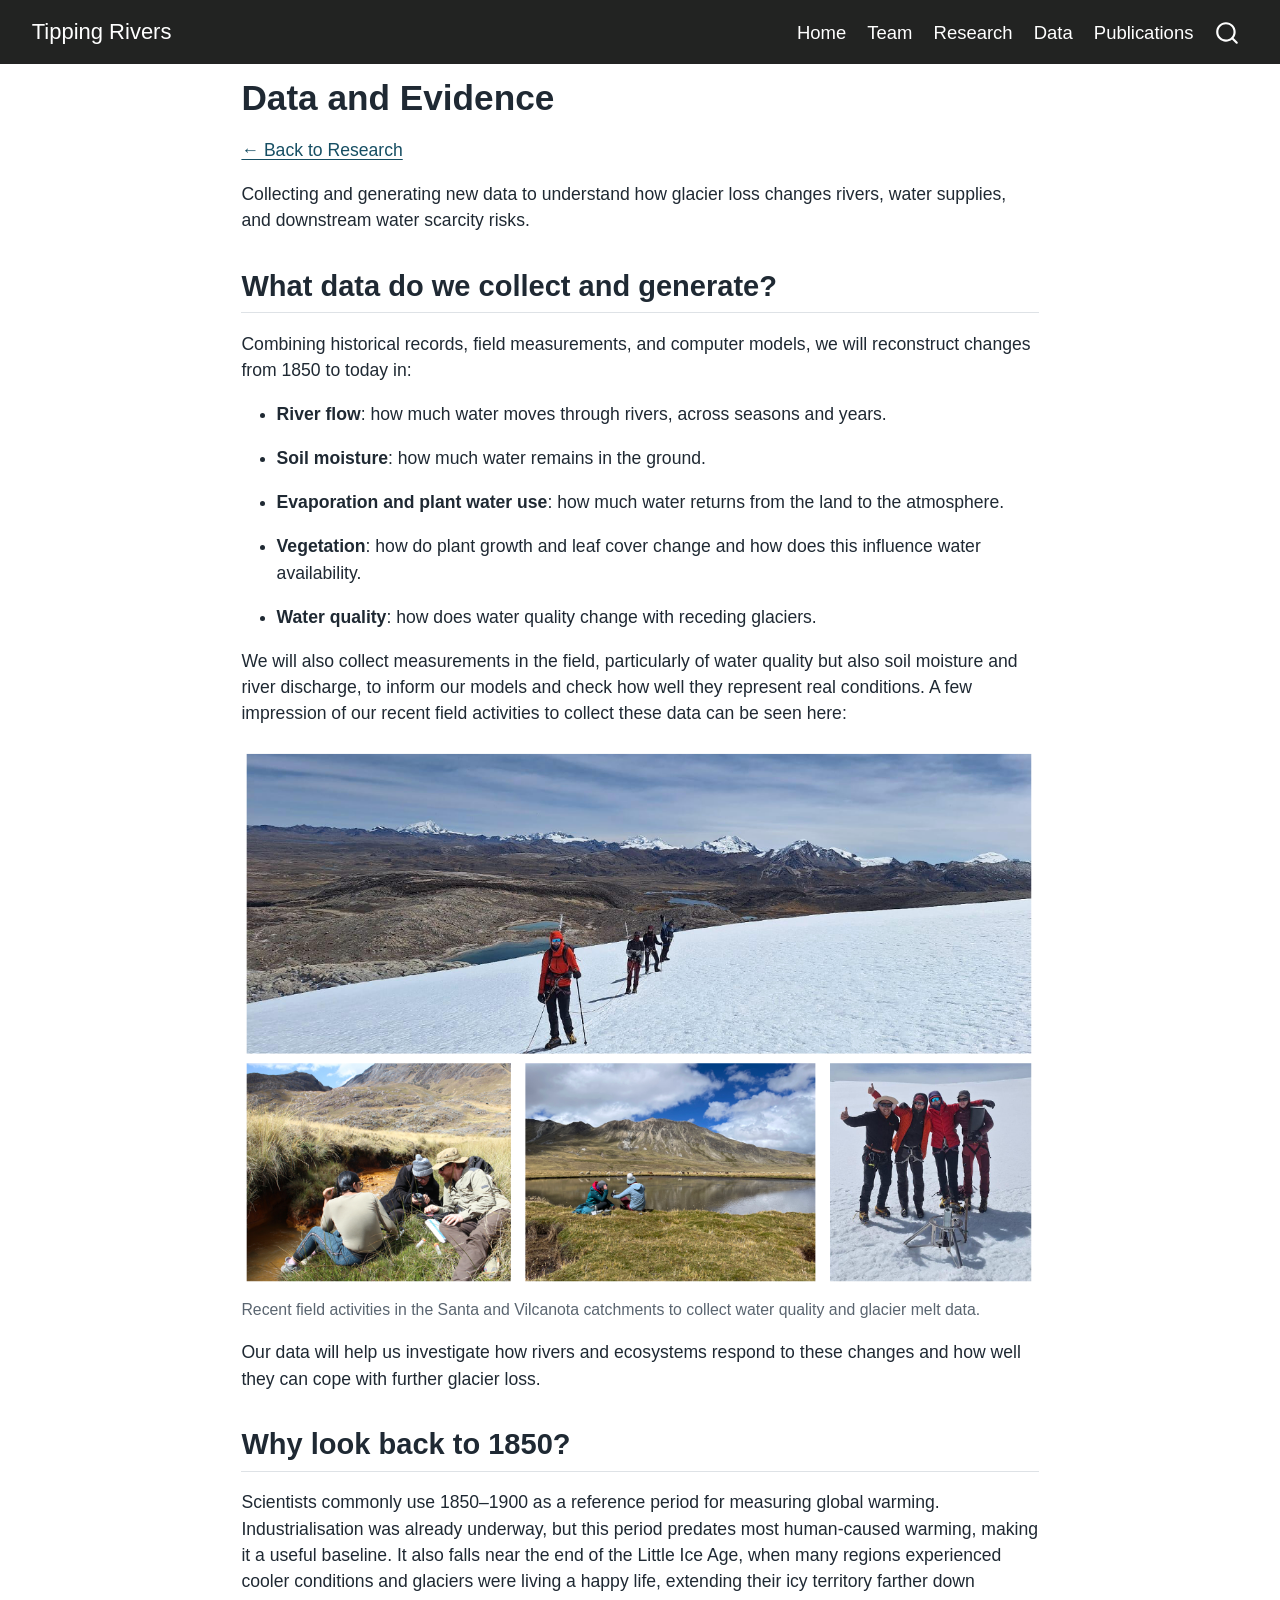
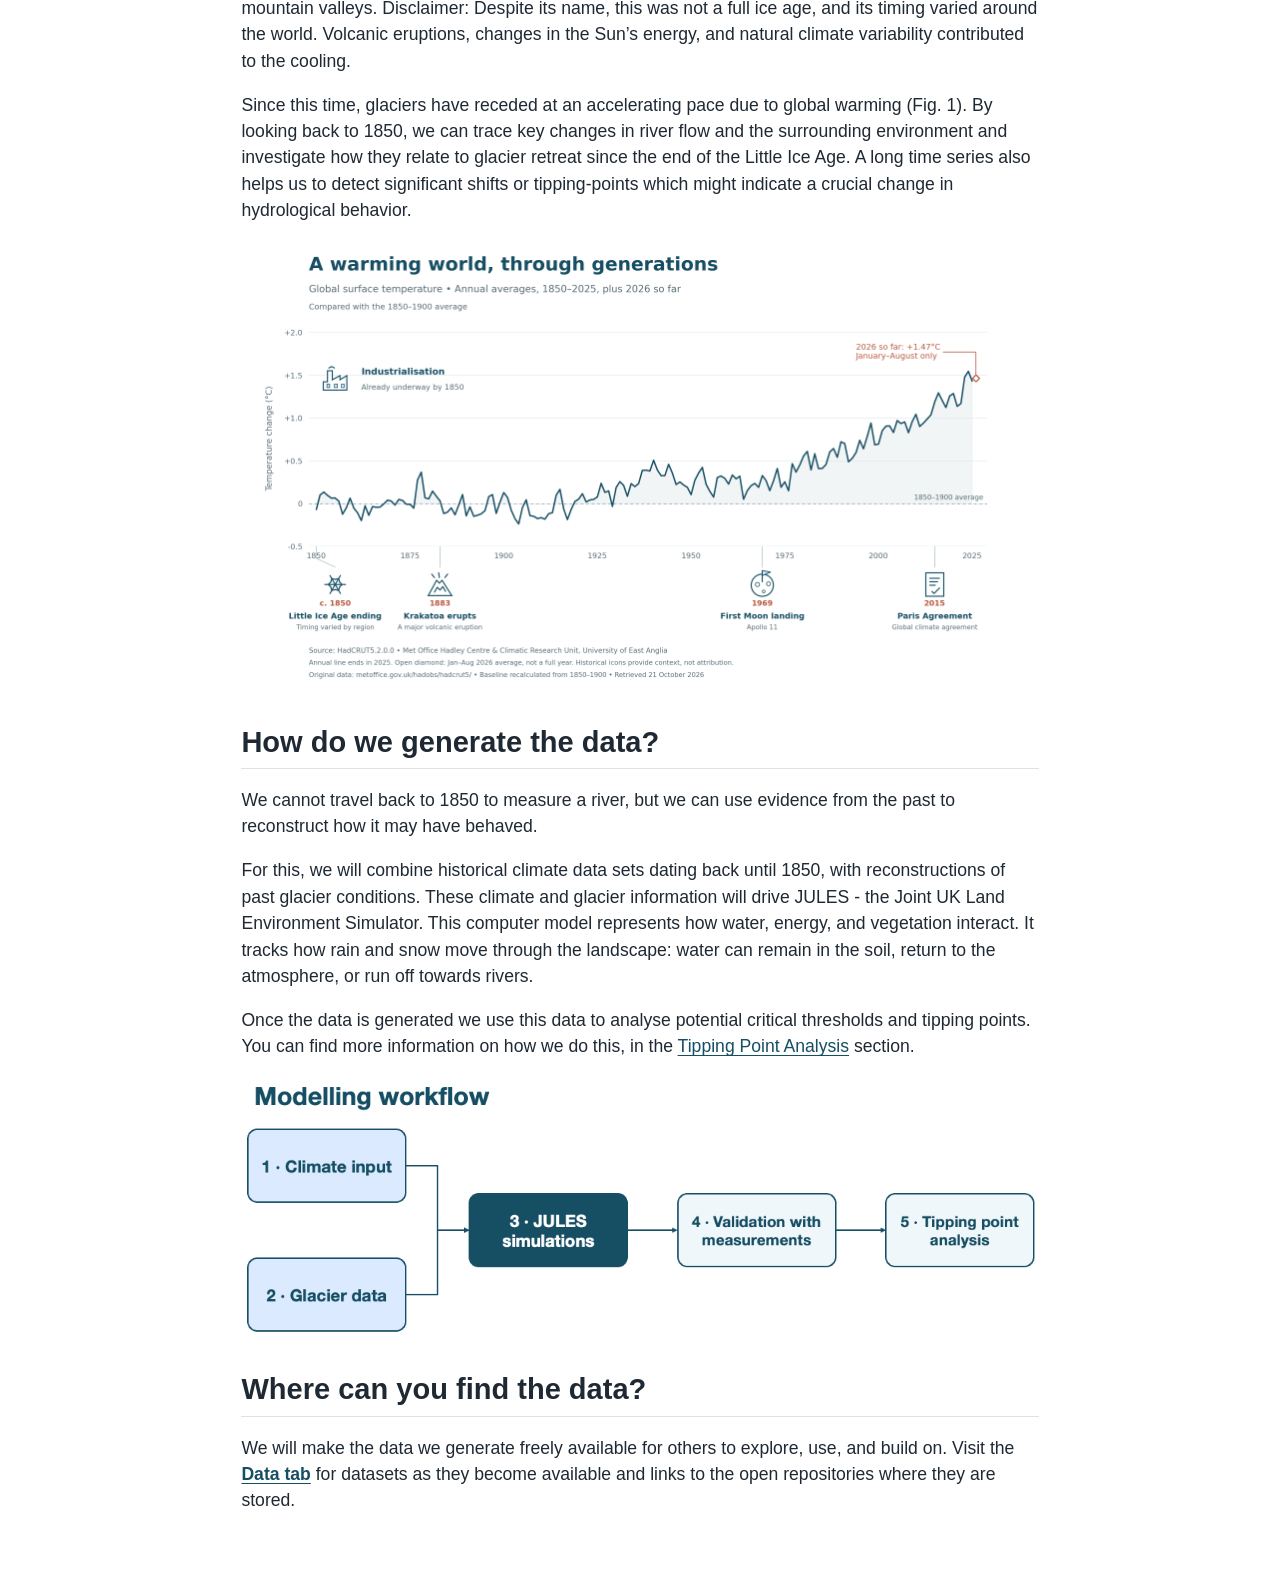
<file: docs/data-and-evidence.html>
<!DOCTYPE html>
<html xmlns="http://www.w3.org/1999/xhtml" lang="en" xml:lang="en"><head>

<meta charset="utf-8">
<meta name="generator" content="quarto-1.9.37">

<meta name="viewport" content="width=device-width, initial-scale=1.0, user-scalable=yes">


<title>Data and Evidence – Tipping Rivers</title>
<style>
/* Default styles provided by pandoc.
** See https://pandoc.org/MANUAL.html#variables-for-html for config info.
*/
code{white-space: pre-wrap;}
span.smallcaps{font-variant: small-caps;}
div.columns{display: flex; gap: min(4vw, 1.5em);}
div.column{flex: auto; overflow-x: auto;}
div.hanging-indent{margin-left: 1.5em; text-indent: -1.5em;}
ul.task-list{list-style: none;}
ul.task-list li input[type="checkbox"] {
  width: 0.8em;
  margin: 0 0.8em 0.2em -1em; /* quarto-specific, see https://github.com/quarto-dev/quarto-cli/issues/4556 */ 
  vertical-align: middle;
}
</style>


<script src="site_libs/quarto-nav/quarto-nav.js"></script>
<script src="site_libs/quarto-nav/headroom.min.js"></script>
<script src="site_libs/clipboard/clipboard.min.js"></script>
<script src="site_libs/quarto-search/autocomplete.umd.js"></script>
<script src="site_libs/quarto-search/fuse.min.js"></script>
<script src="site_libs/quarto-search/quarto-search.js"></script>
<meta name="quarto:offset" content="./">
<link href="./images/favicon.ico" rel="icon">
<script src="site_libs/quarto-html/quarto.js" type="module"></script>
<script src="site_libs/quarto-html/tabsets/tabsets.js" type="module"></script>
<script src="site_libs/quarto-html/popper.min.js"></script>
<script src="site_libs/quarto-html/tippy.umd.min.js"></script>
<script src="site_libs/quarto-html/anchor.min.js"></script>
<link href="site_libs/quarto-html/tippy.css" rel="stylesheet">
<link href="site_libs/quarto-html/quarto-syntax-highlighting-7f8f88aac4f3542376d5c11b86a4c14d.css" rel="stylesheet" id="quarto-text-highlighting-styles">
<script src="site_libs/bootstrap/bootstrap.min.js"></script>
<link href="site_libs/bootstrap/bootstrap-icons.css" rel="stylesheet">
<link href="site_libs/bootstrap/bootstrap-2d636551ab2749febde06da8942b8907.min.css" rel="stylesheet" append-hash="true" id="quarto-bootstrap" data-mode="light">
<script id="quarto-search-options" type="application/json">{
  "location": "navbar",
  "copy-button": false,
  "collapse-after": 3,
  "panel-placement": "end",
  "type": "overlay",
  "limit": 50,
  "keyboard-shortcut": [
    "f",
    "/",
    "s"
  ],
  "show-item-context": false,
  "language": {
    "search-no-results-text": "No results",
    "search-matching-documents-text": "matching documents",
    "search-copy-link-title": "Copy link to search",
    "search-hide-matches-text": "Hide additional matches",
    "search-more-match-text": "more match in this document",
    "search-more-matches-text": "more matches in this document",
    "search-clear-button-title": "Clear",
    "search-text-placeholder": "",
    "search-detached-cancel-button-title": "Cancel",
    "search-submit-button-title": "Submit",
    "search-label": "Search"
  }
}</script>


<link rel="stylesheet" href="styles.css">
</head>

<body class="nav-fixed fullcontent quarto-light">

<div id="quarto-search-results"></div>
  <header id="quarto-header" class="headroom fixed-top">
    <nav class="navbar navbar-expand-lg " data-bs-theme="dark">
      <div class="navbar-container container-fluid">
      <div class="navbar-brand-container mx-auto">
    <a class="navbar-brand" href="./index.html">
    <span class="navbar-title">Tipping Rivers</span>
    </a>
  </div>
            <div id="quarto-search" class="" title="Search"></div>
          <button class="navbar-toggler" type="button" data-bs-toggle="collapse" data-bs-target="#navbarCollapse" aria-controls="navbarCollapse" role="menu" aria-expanded="false" aria-label="Toggle navigation" onclick="if (window.quartoToggleHeadroom) { window.quartoToggleHeadroom(); }">
  <span class="navbar-toggler-icon"></span>
</button>
          <div class="collapse navbar-collapse" id="navbarCollapse">
            <ul class="navbar-nav navbar-nav-scroll ms-auto">
  <li class="nav-item">
    <a class="nav-link" href="./index.html"> 
<span class="menu-text">Home</span></a>
  </li>  
  <li class="nav-item">
    <a class="nav-link" href="./about.html"> 
<span class="menu-text">Team</span></a>
  </li>  
  <li class="nav-item">
    <a class="nav-link" href="./research.html"> 
<span class="menu-text">Research</span></a>
  </li>  
  <li class="nav-item">
    <a class="nav-link" href="./data.html"> 
<span class="menu-text">Data</span></a>
  </li>  
  <li class="nav-item">
    <a class="nav-link" href="./publications.html"> 
<span class="menu-text">Publications</span></a>
  </li>  
</ul>
          </div> <!-- /navcollapse -->
            <div class="quarto-navbar-tools">
</div>
      </div> <!-- /container-fluid -->
    </nav>
</header>
<!-- content -->
<div id="quarto-content" class="quarto-container page-columns page-rows-contents page-layout-article page-navbar">
<!-- sidebar -->
<!-- margin-sidebar -->
    
<!-- main -->
<main class="content" id="quarto-document-content">

<header id="title-block-header" class="quarto-title-block default">
<div class="quarto-title">
<h1 class="title">Data and Evidence</h1>
</div>



<div class="quarto-title-meta">

    
  
    
  </div>
  


</header>


<p><a href="./research.html">← Back to Research</a></p>
<p>Collecting and generating new data to understand how glacier loss changes rivers, water supplies, and downstream water scarcity risks.</p>
<section id="what-data-do-we-collect-and-generate" class="level2">
<h2 class="anchored" data-anchor-id="what-data-do-we-collect-and-generate">What data do we collect and generate?</h2>
<p>Combining historical records, field measurements, and computer models, we will reconstruct changes from 1850 to today in:</p>
<ul>
<li><p><strong>River flow</strong>: how much water moves through rivers, across seasons and years.</p></li>
<li><p><strong>Soil moisture</strong>: how much water remains in the ground.</p></li>
<li><p><strong>Evaporation and plant water use</strong>: how much water returns from the land to the atmosphere.</p></li>
<li><p><strong>Vegetation</strong>: how do plant growth and leaf cover change and how does this influence water availability.</p></li>
<li><p><strong>Water quality</strong>: how does water quality change with receding glaciers.</p></li>
</ul>
<p>We will also collect measurements in the field, particularly of water quality but also soil moisture and river discharge, to inform our models and check how well they represent real conditions. A few impression of our recent field activities to collect these data can be seen here:</p>
<div class="quarto-figure quarto-figure-center">
<figure class="figure">
<p><img src="images/Field_Work_1.png" class="img-fluid figure-img" style="width:100.0%" alt="Recent field activities."></p>
<figcaption>Recent field activities in the Santa and Vilcanota catchments to collect water quality and glacier melt data.</figcaption>
</figure>
</div>
<p>Our data will help us investigate how rivers and ecosystems respond to these changes and how well they can cope with further glacier loss.</p>
</section>
<section id="why-look-back-to-1850" class="level2">
<h2 class="anchored" data-anchor-id="why-look-back-to-1850">Why look back to 1850?</h2>
<p>Scientists commonly use 1850–1900 as a reference period for measuring global warming. Industrialisation was already underway, but this period predates most human-caused warming, making it a useful baseline. It also falls near the end of the Little Ice Age, when many regions experienced cooler conditions and glaciers were living a happy life, extending their icy territory farther down mountain valleys. Disclaimer: Despite its name, this was not a full ice age, and its timing varied around the world. Volcanic eruptions, changes in the Sun’s energy, and natural climate variability contributed to the cooling.</p>
<p>Since this time, glaciers have receded at an accelerating pace due to global warming (Fig. 1). By looking back to 1850, we can trace key changes in river flow and the surrounding environment and investigate how they relate to glacier retreat since the end of the Little Ice Age. A long time series also helps us to detect significant shifts or tipping-points which might indicate a crucial change in hydrological behavior.</p>
<p><img src="images/global-temperature-timeline.png" class="img-fluid" style="width:100.0%" alt="Global annual temperature change relative to 1850–1900, from 1850 to 2025, with January–August 2026 shown separately. Historical icons mark the Little Ice Age, industrialisation, Krakatoa, the first Moon landing, and the Paris Agreement. Source: HadCRUT5, Met Office and University of East Anglia."></p>
</section>
<section id="how-do-we-generate-the-data" class="level2">
<h2 class="anchored" data-anchor-id="how-do-we-generate-the-data">How do we generate the data?</h2>
<p>We cannot travel back to 1850 to measure a river, but we can use evidence from the past to reconstruct how it may have behaved.</p>
<p>For this, we will combine historical climate data sets dating back until 1850, with reconstructions of past glacier conditions. These climate and glacier information will drive JULES - the Joint UK Land Environment Simulator. This computer model represents how water, energy, and vegetation interact. It tracks how rain and snow move through the landscape: water can remain in the soil, return to the atmosphere, or run off towards rivers.</p>
<p>Once the data is generated we use this data to analyse potential critical thresholds and tipping points. You can find more information on how we do this, in the <a href="./tipping-point-analysis.html">Tipping Point Analysis</a> section.</p>
<p><img src="images/Workflow.png" class="img-fluid" style="width:100.0%" alt="Modelling workflow: climate input and glacier data feed into JULES simulations, followed by validation with measurements and tipping point analysis."></p>
</section>
<section id="where-can-you-find-the-data" class="level2">
<h2 class="anchored" data-anchor-id="where-can-you-find-the-data">Where can you find the data?</h2>
<p>We will make the data we generate freely available for others to explore, use, and build on. Visit the <a href="./data.html"><strong>Data tab</strong></a> for datasets as they become available and links to the open repositories where they are stored.</p>


</section>

</main> <!-- /main -->
<script id="quarto-html-after-body" type="application/javascript">
  window.document.addEventListener("DOMContentLoaded", function (event) {
    const icon = "";
    const anchorJS = new window.AnchorJS();
    anchorJS.options = {
      placement: 'right',
      icon: icon
    };
    anchorJS.add('.anchored');
    const isCodeAnnotation = (el) => {
      for (const clz of el.classList) {
        if (clz.startsWith('code-annotation-')) {                     
          return true;
        }
      }
      return false;
    }
    const onCopySuccess = function(e) {
      // button target
      const button = e.trigger;
      // don't keep focus
      button.blur();
      // flash "checked"
      button.classList.add('code-copy-button-checked');
      var currentTitle = button.getAttribute("title");
      button.setAttribute("title", "Copied!");
      let tooltip;
      if (window.bootstrap) {
        button.setAttribute("data-bs-toggle", "tooltip");
        button.setAttribute("data-bs-placement", "left");
        button.setAttribute("data-bs-title", "Copied!");
        tooltip = new bootstrap.Tooltip(button, 
          { trigger: "manual", 
            customClass: "code-copy-button-tooltip",
            offset: [0, -8]});
        tooltip.show();    
      }
      setTimeout(function() {
        if (tooltip) {
          tooltip.hide();
          button.removeAttribute("data-bs-title");
          button.removeAttribute("data-bs-toggle");
          button.removeAttribute("data-bs-placement");
        }
        button.setAttribute("title", currentTitle);
        button.classList.remove('code-copy-button-checked');
      }, 1000);
      // clear code selection
      e.clearSelection();
    }
    const getTextToCopy = function(trigger) {
      const outerScaffold = trigger.parentElement.cloneNode(true);
      const codeEl = outerScaffold.querySelector('code');
      for (const childEl of codeEl.children) {
        if (isCodeAnnotation(childEl)) {
          childEl.remove();
        }
      }
      return codeEl.innerText;
    }
    const clipboard = new window.ClipboardJS('.code-copy-button:not([data-in-quarto-modal])', {
      text: getTextToCopy
    });
    clipboard.on('success', onCopySuccess);
    if (window.document.getElementById('quarto-embedded-source-code-modal')) {
      const clipboardModal = new window.ClipboardJS('.code-copy-button[data-in-quarto-modal]', {
        text: getTextToCopy,
        container: window.document.getElementById('quarto-embedded-source-code-modal')
      });
      clipboardModal.on('success', onCopySuccess);
    }
      var localhostRegex = new RegExp(/^(?:http|https):\/\/localhost\:?[0-9]*\//);
      var mailtoRegex = new RegExp(/^mailto:/);
        var filterRegex = new RegExp("https:\/\/tippingrivers\.github\.io\/");
      var isInternal = (href) => {
          return filterRegex.test(href) || localhostRegex.test(href) || mailtoRegex.test(href);
      }
      // Inspect non-navigation links and adorn them if external
     var links = window.document.querySelectorAll('a[href]:not(.nav-link):not(.navbar-brand):not(.toc-action):not(.sidebar-link):not(.sidebar-item-toggle):not(.pagination-link):not(.no-external):not([aria-hidden]):not(.dropdown-item):not(.quarto-navigation-tool):not(.about-link)');
      for (var i=0; i<links.length; i++) {
        const link = links[i];
        if (!isInternal(link.href)) {
          // undo the damage that might have been done by quarto-nav.js in the case of
          // links that we want to consider external
          if (link.dataset.originalHref !== undefined) {
            link.href = link.dataset.originalHref;
          }
        }
      }
    function tippyHover(el, contentFn, onTriggerFn, onUntriggerFn) {
      const config = {
        allowHTML: true,
        maxWidth: 500,
        delay: 100,
        arrow: false,
        appendTo: function(el) {
            return el.parentElement;
        },
        interactive: true,
        interactiveBorder: 10,
        theme: 'quarto',
        placement: 'bottom-start',
      };
      if (contentFn) {
        config.content = contentFn;
      }
      if (onTriggerFn) {
        config.onTrigger = onTriggerFn;
      }
      if (onUntriggerFn) {
        config.onUntrigger = onUntriggerFn;
      }
      window.tippy(el, config); 
    }
    const noterefs = window.document.querySelectorAll('a[role="doc-noteref"]');
    for (var i=0; i<noterefs.length; i++) {
      const ref = noterefs[i];
      tippyHover(ref, function() {
        // use id or data attribute instead here
        let href = ref.getAttribute('data-footnote-href') || ref.getAttribute('href');
        try { href = new URL(href).hash; } catch {}
        const id = href.replace(/^#\/?/, "");
        const note = window.document.getElementById(id);
        if (note) {
          return note.innerHTML;
        } else {
          return "";
        }
      });
    }
    const xrefs = window.document.querySelectorAll('a.quarto-xref');
    const processXRef = (id, note) => {
      // Strip column container classes
      const stripColumnClz = (el) => {
        el.classList.remove("page-full", "page-columns");
        if (el.children) {
          for (const child of el.children) {
            stripColumnClz(child);
          }
        }
      }
      stripColumnClz(note)
      if (id === null || id.startsWith('sec-')) {
        // Special case sections, only their first couple elements
        const container = document.createElement("div");
        if (note.children && note.children.length > 2) {
          container.appendChild(note.children[0].cloneNode(true));
          for (let i = 1; i < note.children.length; i++) {
            const child = note.children[i];
            if (child.tagName === "P" && child.innerText === "") {
              continue;
            } else {
              container.appendChild(child.cloneNode(true));
              break;
            }
          }
          if (window.Quarto?.typesetMath) {
            window.Quarto.typesetMath(container);
          }
          return container.innerHTML
        } else {
          if (window.Quarto?.typesetMath) {
            window.Quarto.typesetMath(note);
          }
          return note.innerHTML;
        }
      } else {
        // Remove any anchor links if they are present
        const anchorLink = note.querySelector('a.anchorjs-link');
        if (anchorLink) {
          anchorLink.remove();
        }
        if (window.Quarto?.typesetMath) {
          window.Quarto.typesetMath(note);
        }
        if (note.classList.contains("callout")) {
          return note.outerHTML;
        } else {
          return note.innerHTML;
        }
      }
    }
    for (var i=0; i<xrefs.length; i++) {
      const xref = xrefs[i];
      tippyHover(xref, undefined, function(instance) {
        instance.disable();
        let url = xref.getAttribute('href');
        let hash = undefined; 
        if (url.startsWith('#')) {
          hash = url;
        } else {
          try { hash = new URL(url).hash; } catch {}
        }
        if (hash) {
          const id = hash.replace(/^#\/?/, "");
          const note = window.document.getElementById(id);
          if (note !== null) {
            try {
              const html = processXRef(id, note.cloneNode(true));
              instance.setContent(html);
            } finally {
              instance.enable();
              instance.show();
            }
          } else {
            // See if we can fetch this
            fetch(url.split('#')[0])
            .then(res => res.text())
            .then(html => {
              const parser = new DOMParser();
              const htmlDoc = parser.parseFromString(html, "text/html");
              const note = htmlDoc.getElementById(id);
              if (note !== null) {
                const html = processXRef(id, note);
                instance.setContent(html);
              } 
            }).finally(() => {
              instance.enable();
              instance.show();
            });
          }
        } else {
          // See if we can fetch a full url (with no hash to target)
          // This is a special case and we should probably do some content thinning / targeting
          fetch(url)
          .then(res => res.text())
          .then(html => {
            const parser = new DOMParser();
            const htmlDoc = parser.parseFromString(html, "text/html");
            const note = htmlDoc.querySelector('main.content');
            if (note !== null) {
              // This should only happen for chapter cross references
              // (since there is no id in the URL)
              // remove the first header
              if (note.children.length > 0 && note.children[0].tagName === "HEADER") {
                note.children[0].remove();
              }
              const html = processXRef(null, note);
              instance.setContent(html);
            } 
          }).finally(() => {
            instance.enable();
            instance.show();
          });
        }
      }, function(instance) {
      });
    }
        let selectedAnnoteEl;
        const selectorForAnnotation = ( cell, annotation) => {
          let cellAttr = 'data-code-cell="' + cell + '"';
          let lineAttr = 'data-code-annotation="' +  annotation + '"';
          const selector = 'span[' + cellAttr + '][' + lineAttr + ']';
          return selector;
        }
        const selectCodeLines = (annoteEl) => {
          const doc = window.document;
          const targetCell = annoteEl.getAttribute("data-target-cell");
          const targetAnnotation = annoteEl.getAttribute("data-target-annotation");
          const annoteSpan = window.document.querySelector(selectorForAnnotation(targetCell, targetAnnotation));
          const lines = annoteSpan.getAttribute("data-code-lines").split(",");
          const lineIds = lines.map((line) => {
            return targetCell + "-" + line;
          })
          let top = null;
          let height = null;
          let parent = null;
          if (lineIds.length > 0) {
              //compute the position of the single el (top and bottom and make a div)
              const el = window.document.getElementById(lineIds[0]);
              top = el.offsetTop;
              height = el.offsetHeight;
              parent = el.parentElement.parentElement;
            if (lineIds.length > 1) {
              const lastEl = window.document.getElementById(lineIds[lineIds.length - 1]);
              const bottom = lastEl.offsetTop + lastEl.offsetHeight;
              height = bottom - top;
            }
            if (top !== null && height !== null && parent !== null) {
              // cook up a div (if necessary) and position it 
              let div = window.document.getElementById("code-annotation-line-highlight");
              if (div === null) {
                div = window.document.createElement("div");
                div.setAttribute("id", "code-annotation-line-highlight");
                div.style.position = 'absolute';
                parent.appendChild(div);
              }
              div.style.top = top - 2 + "px";
              div.style.height = height + 4 + "px";
              div.style.left = 0;
              let gutterDiv = window.document.getElementById("code-annotation-line-highlight-gutter");
              if (gutterDiv === null) {
                gutterDiv = window.document.createElement("div");
                gutterDiv.setAttribute("id", "code-annotation-line-highlight-gutter");
                gutterDiv.style.position = 'absolute';
                const codeCell = window.document.getElementById(targetCell);
                const gutter = codeCell.querySelector('.code-annotation-gutter');
                gutter.appendChild(gutterDiv);
              }
              gutterDiv.style.top = top - 2 + "px";
              gutterDiv.style.height = height + 4 + "px";
            }
            selectedAnnoteEl = annoteEl;
          }
        };
        const unselectCodeLines = () => {
          const elementsIds = ["code-annotation-line-highlight", "code-annotation-line-highlight-gutter"];
          elementsIds.forEach((elId) => {
            const div = window.document.getElementById(elId);
            if (div) {
              div.remove();
            }
          });
          selectedAnnoteEl = undefined;
        };
          // Handle positioning of the toggle
      window.addEventListener(
        "resize",
        throttle(() => {
          elRect = undefined;
          if (selectedAnnoteEl) {
            selectCodeLines(selectedAnnoteEl);
          }
        }, 10)
      );
      function throttle(fn, ms) {
      let throttle = false;
      let timer;
        return (...args) => {
          if(!throttle) { // first call gets through
              fn.apply(this, args);
              throttle = true;
          } else { // all the others get throttled
              if(timer) clearTimeout(timer); // cancel #2
              timer = setTimeout(() => {
                fn.apply(this, args);
                timer = throttle = false;
              }, ms);
          }
        };
      }
        // Attach click handler to the DT
        const annoteDls = window.document.querySelectorAll('dt[data-target-cell]');
        for (const annoteDlNode of annoteDls) {
          annoteDlNode.addEventListener('click', (event) => {
            const clickedEl = event.target;
            if (clickedEl !== selectedAnnoteEl) {
              unselectCodeLines();
              const activeEl = window.document.querySelector('dt[data-target-cell].code-annotation-active');
              if (activeEl) {
                activeEl.classList.remove('code-annotation-active');
              }
              selectCodeLines(clickedEl);
              clickedEl.classList.add('code-annotation-active');
            } else {
              // Unselect the line
              unselectCodeLines();
              clickedEl.classList.remove('code-annotation-active');
            }
          });
        }
    const findCites = (el) => {
      const parentEl = el.parentElement;
      if (parentEl) {
        const cites = parentEl.dataset.cites;
        if (cites) {
          return {
            el,
            cites: cites.split(' ')
          };
        } else {
          return findCites(el.parentElement)
        }
      } else {
        return undefined;
      }
    };
    var bibliorefs = window.document.querySelectorAll('a[role="doc-biblioref"]');
    for (var i=0; i<bibliorefs.length; i++) {
      const ref = bibliorefs[i];
      const citeInfo = findCites(ref);
      if (citeInfo) {
        tippyHover(citeInfo.el, function() {
          var popup = window.document.createElement('div');
          citeInfo.cites.forEach(function(cite) {
            var citeDiv = window.document.createElement('div');
            citeDiv.classList.add('hanging-indent');
            citeDiv.classList.add('csl-entry');
            var biblioDiv = window.document.getElementById('ref-' + cite);
            if (biblioDiv) {
              citeDiv.innerHTML = biblioDiv.innerHTML;
            }
            popup.appendChild(citeDiv);
          });
          return popup.innerHTML;
        });
      }
    }
  });
  </script>
</div> <!-- /content -->




</body></html>
</file>
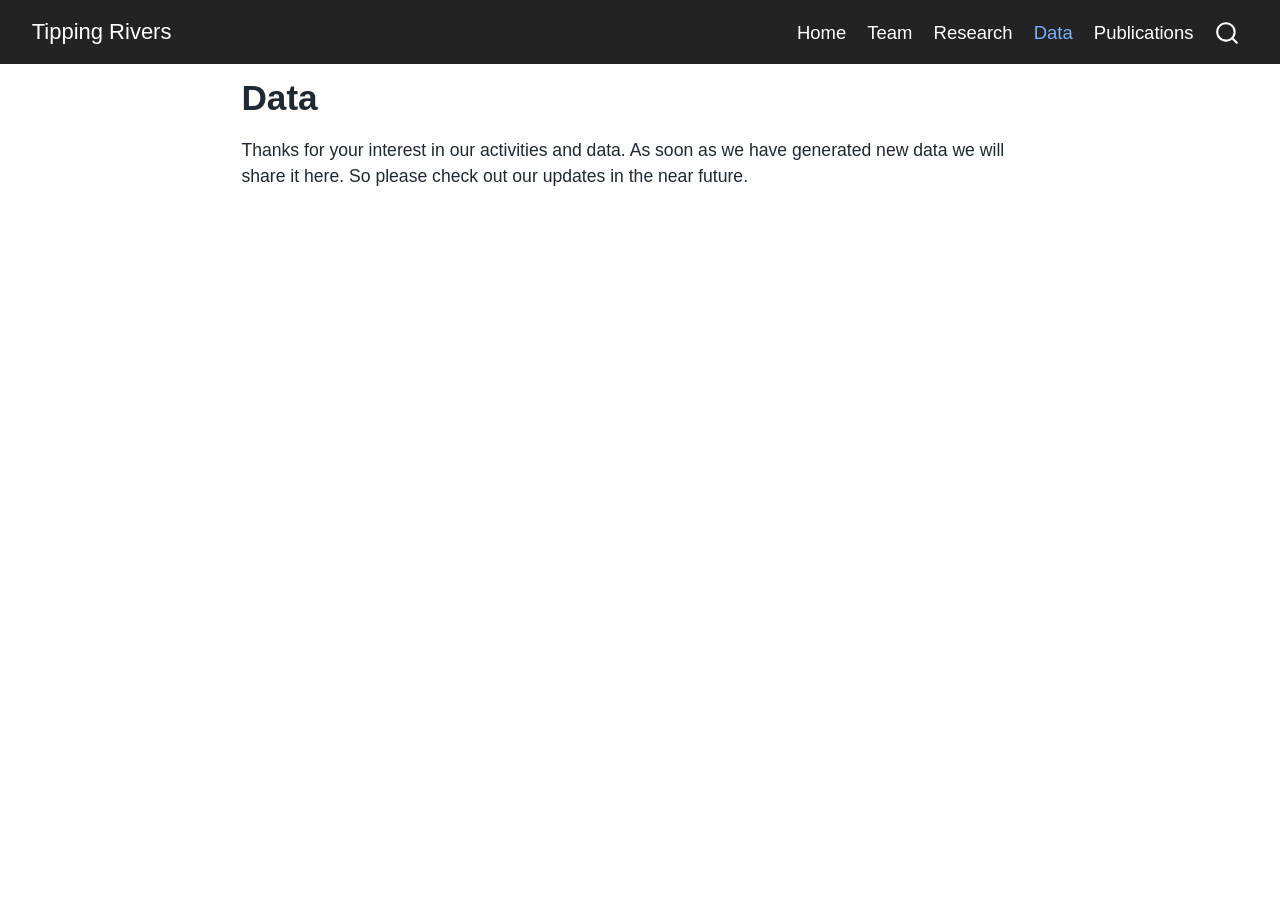
<file: docs/data.html>
<!DOCTYPE html>
<html xmlns="http://www.w3.org/1999/xhtml" lang="en" xml:lang="en"><head>

<meta charset="utf-8">
<meta name="generator" content="quarto-1.9.37">

<meta name="viewport" content="width=device-width, initial-scale=1.0, user-scalable=yes">


<title>Data – Tipping Rivers</title>
<style>
/* Default styles provided by pandoc.
** See https://pandoc.org/MANUAL.html#variables-for-html for config info.
*/
code{white-space: pre-wrap;}
span.smallcaps{font-variant: small-caps;}
div.columns{display: flex; gap: min(4vw, 1.5em);}
div.column{flex: auto; overflow-x: auto;}
div.hanging-indent{margin-left: 1.5em; text-indent: -1.5em;}
ul.task-list{list-style: none;}
ul.task-list li input[type="checkbox"] {
  width: 0.8em;
  margin: 0 0.8em 0.2em -1em; /* quarto-specific, see https://github.com/quarto-dev/quarto-cli/issues/4556 */ 
  vertical-align: middle;
}
</style>


<script src="site_libs/quarto-nav/quarto-nav.js"></script>
<script src="site_libs/quarto-nav/headroom.min.js"></script>
<script src="site_libs/clipboard/clipboard.min.js"></script>
<script src="site_libs/quarto-search/autocomplete.umd.js"></script>
<script src="site_libs/quarto-search/fuse.min.js"></script>
<script src="site_libs/quarto-search/quarto-search.js"></script>
<meta name="quarto:offset" content="./">
<link href="./images/favicon.ico" rel="icon">
<script src="site_libs/quarto-html/quarto.js" type="module"></script>
<script src="site_libs/quarto-html/tabsets/tabsets.js" type="module"></script>
<script src="site_libs/quarto-html/popper.min.js"></script>
<script src="site_libs/quarto-html/tippy.umd.min.js"></script>
<script src="site_libs/quarto-html/anchor.min.js"></script>
<link href="site_libs/quarto-html/tippy.css" rel="stylesheet">
<link href="site_libs/quarto-html/quarto-syntax-highlighting-7f8f88aac4f3542376d5c11b86a4c14d.css" rel="stylesheet" id="quarto-text-highlighting-styles">
<script src="site_libs/bootstrap/bootstrap.min.js"></script>
<link href="site_libs/bootstrap/bootstrap-icons.css" rel="stylesheet">
<link href="site_libs/bootstrap/bootstrap-b47e4399d0d39dcb1eff5dd54a18209c.min.css" rel="stylesheet" append-hash="true" id="quarto-bootstrap" data-mode="light">
<script id="quarto-search-options" type="application/json">{
  "location": "navbar",
  "copy-button": false,
  "collapse-after": 3,
  "panel-placement": "end",
  "type": "overlay",
  "limit": 50,
  "keyboard-shortcut": [
    "f",
    "/",
    "s"
  ],
  "show-item-context": false,
  "language": {
    "search-no-results-text": "No results",
    "search-matching-documents-text": "matching documents",
    "search-copy-link-title": "Copy link to search",
    "search-hide-matches-text": "Hide additional matches",
    "search-more-match-text": "more match in this document",
    "search-more-matches-text": "more matches in this document",
    "search-clear-button-title": "Clear",
    "search-text-placeholder": "",
    "search-detached-cancel-button-title": "Cancel",
    "search-submit-button-title": "Submit",
    "search-label": "Search"
  }
}</script>


<link rel="stylesheet" href="styles.css">
</head>

<body class="nav-fixed fullcontent quarto-light">

<div id="quarto-search-results"></div>
  <header id="quarto-header" class="headroom fixed-top">
    <nav class="navbar navbar-expand-lg " data-bs-theme="dark">
      <div class="navbar-container container-fluid">
      <div class="navbar-brand-container mx-auto">
    <a class="navbar-brand" href="./index.html">
    <span class="navbar-title">Tipping Rivers</span>
    </a>
  </div>
            <div id="quarto-search" class="" title="Search"></div>
          <button class="navbar-toggler" type="button" data-bs-toggle="collapse" data-bs-target="#navbarCollapse" aria-controls="navbarCollapse" role="menu" aria-expanded="false" aria-label="Toggle navigation" onclick="if (window.quartoToggleHeadroom) { window.quartoToggleHeadroom(); }">
  <span class="navbar-toggler-icon"></span>
</button>
          <div class="collapse navbar-collapse" id="navbarCollapse">
            <ul class="navbar-nav navbar-nav-scroll ms-auto">
  <li class="nav-item">
    <a class="nav-link" href="./index.html"> 
<span class="menu-text">Home</span></a>
  </li>  
  <li class="nav-item">
    <a class="nav-link" href="./about.html"> 
<span class="menu-text">Team</span></a>
  </li>  
  <li class="nav-item">
    <a class="nav-link" href="./research.html"> 
<span class="menu-text">Research</span></a>
  </li>  
  <li class="nav-item">
    <a class="nav-link active" href="./data.html" aria-current="page"> 
<span class="menu-text">Data</span></a>
  </li>  
  <li class="nav-item">
    <a class="nav-link" href="./publications.html"> 
<span class="menu-text">Publications</span></a>
  </li>  
</ul>
          </div> <!-- /navcollapse -->
            <div class="quarto-navbar-tools">
</div>
      </div> <!-- /container-fluid -->
    </nav>
</header>
<!-- content -->
<div id="quarto-content" class="quarto-container page-columns page-rows-contents page-layout-article page-navbar">
<!-- sidebar -->
<!-- margin-sidebar -->
    
<!-- main -->
<main class="content" id="quarto-document-content">

<header id="title-block-header" class="quarto-title-block default">
<div class="quarto-title">
<h1 class="title">Data</h1>
</div>



<div class="quarto-title-meta">

    
  
    
  </div>
  


</header>


<p>Thanks for your interest in our activities and data. As soon as we have generated new data we will share it here. So please check out our updates in the near future.</p>



</main> <!-- /main -->
<script id="quarto-html-after-body" type="application/javascript">
  window.document.addEventListener("DOMContentLoaded", function (event) {
    const icon = "";
    const anchorJS = new window.AnchorJS();
    anchorJS.options = {
      placement: 'right',
      icon: icon
    };
    anchorJS.add('.anchored');
    const isCodeAnnotation = (el) => {
      for (const clz of el.classList) {
        if (clz.startsWith('code-annotation-')) {                     
          return true;
        }
      }
      return false;
    }
    const onCopySuccess = function(e) {
      // button target
      const button = e.trigger;
      // don't keep focus
      button.blur();
      // flash "checked"
      button.classList.add('code-copy-button-checked');
      var currentTitle = button.getAttribute("title");
      button.setAttribute("title", "Copied!");
      let tooltip;
      if (window.bootstrap) {
        button.setAttribute("data-bs-toggle", "tooltip");
        button.setAttribute("data-bs-placement", "left");
        button.setAttribute("data-bs-title", "Copied!");
        tooltip = new bootstrap.Tooltip(button, 
          { trigger: "manual", 
            customClass: "code-copy-button-tooltip",
            offset: [0, -8]});
        tooltip.show();    
      }
      setTimeout(function() {
        if (tooltip) {
          tooltip.hide();
          button.removeAttribute("data-bs-title");
          button.removeAttribute("data-bs-toggle");
          button.removeAttribute("data-bs-placement");
        }
        button.setAttribute("title", currentTitle);
        button.classList.remove('code-copy-button-checked');
      }, 1000);
      // clear code selection
      e.clearSelection();
    }
    const getTextToCopy = function(trigger) {
      const outerScaffold = trigger.parentElement.cloneNode(true);
      const codeEl = outerScaffold.querySelector('code');
      for (const childEl of codeEl.children) {
        if (isCodeAnnotation(childEl)) {
          childEl.remove();
        }
      }
      return codeEl.innerText;
    }
    const clipboard = new window.ClipboardJS('.code-copy-button:not([data-in-quarto-modal])', {
      text: getTextToCopy
    });
    clipboard.on('success', onCopySuccess);
    if (window.document.getElementById('quarto-embedded-source-code-modal')) {
      const clipboardModal = new window.ClipboardJS('.code-copy-button[data-in-quarto-modal]', {
        text: getTextToCopy,
        container: window.document.getElementById('quarto-embedded-source-code-modal')
      });
      clipboardModal.on('success', onCopySuccess);
    }
      var localhostRegex = new RegExp(/^(?:http|https):\/\/localhost\:?[0-9]*\//);
      var mailtoRegex = new RegExp(/^mailto:/);
        var filterRegex = new RegExp("https:\/\/tippingrivers\.github\.io\/");
      var isInternal = (href) => {
          return filterRegex.test(href) || localhostRegex.test(href) || mailtoRegex.test(href);
      }
      // Inspect non-navigation links and adorn them if external
     var links = window.document.querySelectorAll('a[href]:not(.nav-link):not(.navbar-brand):not(.toc-action):not(.sidebar-link):not(.sidebar-item-toggle):not(.pagination-link):not(.no-external):not([aria-hidden]):not(.dropdown-item):not(.quarto-navigation-tool):not(.about-link)');
      for (var i=0; i<links.length; i++) {
        const link = links[i];
        if (!isInternal(link.href)) {
          // undo the damage that might have been done by quarto-nav.js in the case of
          // links that we want to consider external
          if (link.dataset.originalHref !== undefined) {
            link.href = link.dataset.originalHref;
          }
        }
      }
    function tippyHover(el, contentFn, onTriggerFn, onUntriggerFn) {
      const config = {
        allowHTML: true,
        maxWidth: 500,
        delay: 100,
        arrow: false,
        appendTo: function(el) {
            return el.parentElement;
        },
        interactive: true,
        interactiveBorder: 10,
        theme: 'quarto',
        placement: 'bottom-start',
      };
      if (contentFn) {
        config.content = contentFn;
      }
      if (onTriggerFn) {
        config.onTrigger = onTriggerFn;
      }
      if (onUntriggerFn) {
        config.onUntrigger = onUntriggerFn;
      }
      window.tippy(el, config); 
    }
    const noterefs = window.document.querySelectorAll('a[role="doc-noteref"]');
    for (var i=0; i<noterefs.length; i++) {
      const ref = noterefs[i];
      tippyHover(ref, function() {
        // use id or data attribute instead here
        let href = ref.getAttribute('data-footnote-href') || ref.getAttribute('href');
        try { href = new URL(href).hash; } catch {}
        const id = href.replace(/^#\/?/, "");
        const note = window.document.getElementById(id);
        if (note) {
          return note.innerHTML;
        } else {
          return "";
        }
      });
    }
    const xrefs = window.document.querySelectorAll('a.quarto-xref');
    const processXRef = (id, note) => {
      // Strip column container classes
      const stripColumnClz = (el) => {
        el.classList.remove("page-full", "page-columns");
        if (el.children) {
          for (const child of el.children) {
            stripColumnClz(child);
          }
        }
      }
      stripColumnClz(note)
      if (id === null || id.startsWith('sec-')) {
        // Special case sections, only their first couple elements
        const container = document.createElement("div");
        if (note.children && note.children.length > 2) {
          container.appendChild(note.children[0].cloneNode(true));
          for (let i = 1; i < note.children.length; i++) {
            const child = note.children[i];
            if (child.tagName === "P" && child.innerText === "") {
              continue;
            } else {
              container.appendChild(child.cloneNode(true));
              break;
            }
          }
          if (window.Quarto?.typesetMath) {
            window.Quarto.typesetMath(container);
          }
          return container.innerHTML
        } else {
          if (window.Quarto?.typesetMath) {
            window.Quarto.typesetMath(note);
          }
          return note.innerHTML;
        }
      } else {
        // Remove any anchor links if they are present
        const anchorLink = note.querySelector('a.anchorjs-link');
        if (anchorLink) {
          anchorLink.remove();
        }
        if (window.Quarto?.typesetMath) {
          window.Quarto.typesetMath(note);
        }
        if (note.classList.contains("callout")) {
          return note.outerHTML;
        } else {
          return note.innerHTML;
        }
      }
    }
    for (var i=0; i<xrefs.length; i++) {
      const xref = xrefs[i];
      tippyHover(xref, undefined, function(instance) {
        instance.disable();
        let url = xref.getAttribute('href');
        let hash = undefined; 
        if (url.startsWith('#')) {
          hash = url;
        } else {
          try { hash = new URL(url).hash; } catch {}
        }
        if (hash) {
          const id = hash.replace(/^#\/?/, "");
          const note = window.document.getElementById(id);
          if (note !== null) {
            try {
              const html = processXRef(id, note.cloneNode(true));
              instance.setContent(html);
            } finally {
              instance.enable();
              instance.show();
            }
          } else {
            // See if we can fetch this
            fetch(url.split('#')[0])
            .then(res => res.text())
            .then(html => {
              const parser = new DOMParser();
              const htmlDoc = parser.parseFromString(html, "text/html");
              const note = htmlDoc.getElementById(id);
              if (note !== null) {
                const html = processXRef(id, note);
                instance.setContent(html);
              } 
            }).finally(() => {
              instance.enable();
              instance.show();
            });
          }
        } else {
          // See if we can fetch a full url (with no hash to target)
          // This is a special case and we should probably do some content thinning / targeting
          fetch(url)
          .then(res => res.text())
          .then(html => {
            const parser = new DOMParser();
            const htmlDoc = parser.parseFromString(html, "text/html");
            const note = htmlDoc.querySelector('main.content');
            if (note !== null) {
              // This should only happen for chapter cross references
              // (since there is no id in the URL)
              // remove the first header
              if (note.children.length > 0 && note.children[0].tagName === "HEADER") {
                note.children[0].remove();
              }
              const html = processXRef(null, note);
              instance.setContent(html);
            } 
          }).finally(() => {
            instance.enable();
            instance.show();
          });
        }
      }, function(instance) {
      });
    }
        let selectedAnnoteEl;
        const selectorForAnnotation = ( cell, annotation) => {
          let cellAttr = 'data-code-cell="' + cell + '"';
          let lineAttr = 'data-code-annotation="' +  annotation + '"';
          const selector = 'span[' + cellAttr + '][' + lineAttr + ']';
          return selector;
        }
        const selectCodeLines = (annoteEl) => {
          const doc = window.document;
          const targetCell = annoteEl.getAttribute("data-target-cell");
          const targetAnnotation = annoteEl.getAttribute("data-target-annotation");
          const annoteSpan = window.document.querySelector(selectorForAnnotation(targetCell, targetAnnotation));
          const lines = annoteSpan.getAttribute("data-code-lines").split(",");
          const lineIds = lines.map((line) => {
            return targetCell + "-" + line;
          })
          let top = null;
          let height = null;
          let parent = null;
          if (lineIds.length > 0) {
              //compute the position of the single el (top and bottom and make a div)
              const el = window.document.getElementById(lineIds[0]);
              top = el.offsetTop;
              height = el.offsetHeight;
              parent = el.parentElement.parentElement;
            if (lineIds.length > 1) {
              const lastEl = window.document.getElementById(lineIds[lineIds.length - 1]);
              const bottom = lastEl.offsetTop + lastEl.offsetHeight;
              height = bottom - top;
            }
            if (top !== null && height !== null && parent !== null) {
              // cook up a div (if necessary) and position it 
              let div = window.document.getElementById("code-annotation-line-highlight");
              if (div === null) {
                div = window.document.createElement("div");
                div.setAttribute("id", "code-annotation-line-highlight");
                div.style.position = 'absolute';
                parent.appendChild(div);
              }
              div.style.top = top - 2 + "px";
              div.style.height = height + 4 + "px";
              div.style.left = 0;
              let gutterDiv = window.document.getElementById("code-annotation-line-highlight-gutter");
              if (gutterDiv === null) {
                gutterDiv = window.document.createElement("div");
                gutterDiv.setAttribute("id", "code-annotation-line-highlight-gutter");
                gutterDiv.style.position = 'absolute';
                const codeCell = window.document.getElementById(targetCell);
                const gutter = codeCell.querySelector('.code-annotation-gutter');
                gutter.appendChild(gutterDiv);
              }
              gutterDiv.style.top = top - 2 + "px";
              gutterDiv.style.height = height + 4 + "px";
            }
            selectedAnnoteEl = annoteEl;
          }
        };
        const unselectCodeLines = () => {
          const elementsIds = ["code-annotation-line-highlight", "code-annotation-line-highlight-gutter"];
          elementsIds.forEach((elId) => {
            const div = window.document.getElementById(elId);
            if (div) {
              div.remove();
            }
          });
          selectedAnnoteEl = undefined;
        };
          // Handle positioning of the toggle
      window.addEventListener(
        "resize",
        throttle(() => {
          elRect = undefined;
          if (selectedAnnoteEl) {
            selectCodeLines(selectedAnnoteEl);
          }
        }, 10)
      );
      function throttle(fn, ms) {
      let throttle = false;
      let timer;
        return (...args) => {
          if(!throttle) { // first call gets through
              fn.apply(this, args);
              throttle = true;
          } else { // all the others get throttled
              if(timer) clearTimeout(timer); // cancel #2
              timer = setTimeout(() => {
                fn.apply(this, args);
                timer = throttle = false;
              }, ms);
          }
        };
      }
        // Attach click handler to the DT
        const annoteDls = window.document.querySelectorAll('dt[data-target-cell]');
        for (const annoteDlNode of annoteDls) {
          annoteDlNode.addEventListener('click', (event) => {
            const clickedEl = event.target;
            if (clickedEl !== selectedAnnoteEl) {
              unselectCodeLines();
              const activeEl = window.document.querySelector('dt[data-target-cell].code-annotation-active');
              if (activeEl) {
                activeEl.classList.remove('code-annotation-active');
              }
              selectCodeLines(clickedEl);
              clickedEl.classList.add('code-annotation-active');
            } else {
              // Unselect the line
              unselectCodeLines();
              clickedEl.classList.remove('code-annotation-active');
            }
          });
        }
    const findCites = (el) => {
      const parentEl = el.parentElement;
      if (parentEl) {
        const cites = parentEl.dataset.cites;
        if (cites) {
          return {
            el,
            cites: cites.split(' ')
          };
        } else {
          return findCites(el.parentElement)
        }
      } else {
        return undefined;
      }
    };
    var bibliorefs = window.document.querySelectorAll('a[role="doc-biblioref"]');
    for (var i=0; i<bibliorefs.length; i++) {
      const ref = bibliorefs[i];
      const citeInfo = findCites(ref);
      if (citeInfo) {
        tippyHover(citeInfo.el, function() {
          var popup = window.document.createElement('div');
          citeInfo.cites.forEach(function(cite) {
            var citeDiv = window.document.createElement('div');
            citeDiv.classList.add('hanging-indent');
            citeDiv.classList.add('csl-entry');
            var biblioDiv = window.document.getElementById('ref-' + cite);
            if (biblioDiv) {
              citeDiv.innerHTML = biblioDiv.innerHTML;
            }
            popup.appendChild(citeDiv);
          });
          return popup.innerHTML;
        });
      }
    }
  });
  </script>
</div> <!-- /content -->




</body></html>
</file>
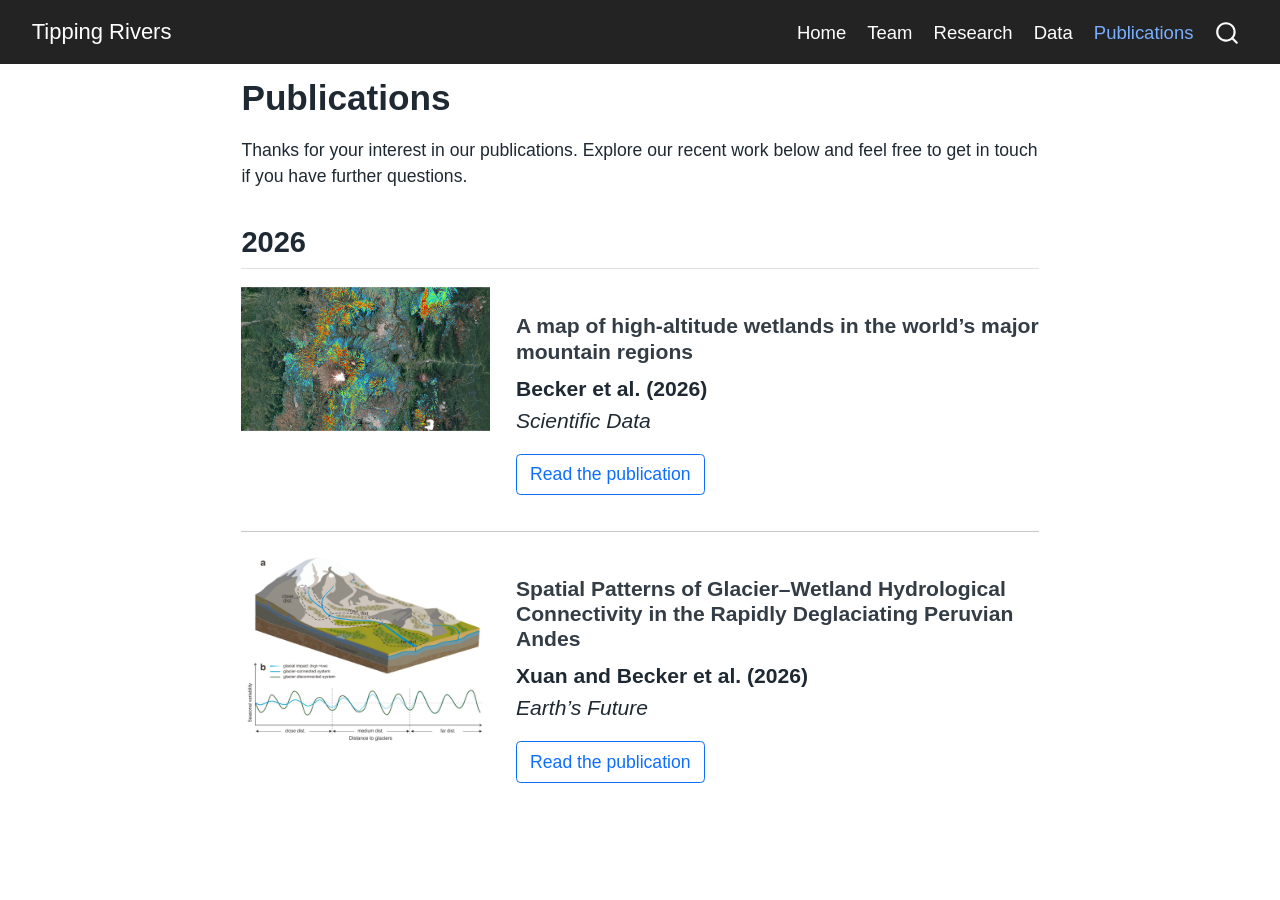
<file: docs/publications.html>
<!DOCTYPE html>
<html xmlns="http://www.w3.org/1999/xhtml" lang="en" xml:lang="en"><head>

<meta charset="utf-8">
<meta name="generator" content="quarto-1.9.37">

<meta name="viewport" content="width=device-width, initial-scale=1.0, user-scalable=yes">


<title>Publications – Tipping Rivers</title>
<style>
/* Default styles provided by pandoc.
** See https://pandoc.org/MANUAL.html#variables-for-html for config info.
*/
code{white-space: pre-wrap;}
span.smallcaps{font-variant: small-caps;}
div.columns{display: flex; gap: min(4vw, 1.5em);}
div.column{flex: auto; overflow-x: auto;}
div.hanging-indent{margin-left: 1.5em; text-indent: -1.5em;}
ul.task-list{list-style: none;}
ul.task-list li input[type="checkbox"] {
  width: 0.8em;
  margin: 0 0.8em 0.2em -1em; /* quarto-specific, see https://github.com/quarto-dev/quarto-cli/issues/4556 */ 
  vertical-align: middle;
}
</style>


<script src="site_libs/quarto-nav/quarto-nav.js"></script>
<script src="site_libs/quarto-nav/headroom.min.js"></script>
<script src="site_libs/clipboard/clipboard.min.js"></script>
<script src="site_libs/quarto-search/autocomplete.umd.js"></script>
<script src="site_libs/quarto-search/fuse.min.js"></script>
<script src="site_libs/quarto-search/quarto-search.js"></script>
<meta name="quarto:offset" content="./">
<link href="./images/favicon.ico" rel="icon">
<script src="site_libs/quarto-html/quarto.js" type="module"></script>
<script src="site_libs/quarto-html/tabsets/tabsets.js" type="module"></script>
<script src="site_libs/quarto-html/popper.min.js"></script>
<script src="site_libs/quarto-html/tippy.umd.min.js"></script>
<script src="site_libs/quarto-html/anchor.min.js"></script>
<link href="site_libs/quarto-html/tippy.css" rel="stylesheet">
<link href="site_libs/quarto-html/quarto-syntax-highlighting-7f8f88aac4f3542376d5c11b86a4c14d.css" rel="stylesheet" id="quarto-text-highlighting-styles">
<script src="site_libs/bootstrap/bootstrap.min.js"></script>
<link href="site_libs/bootstrap/bootstrap-icons.css" rel="stylesheet">
<link href="site_libs/bootstrap/bootstrap-b47e4399d0d39dcb1eff5dd54a18209c.min.css" rel="stylesheet" append-hash="true" id="quarto-bootstrap" data-mode="light">
<script id="quarto-search-options" type="application/json">{
  "location": "navbar",
  "copy-button": false,
  "collapse-after": 3,
  "panel-placement": "end",
  "type": "overlay",
  "limit": 50,
  "keyboard-shortcut": [
    "f",
    "/",
    "s"
  ],
  "show-item-context": false,
  "language": {
    "search-no-results-text": "No results",
    "search-matching-documents-text": "matching documents",
    "search-copy-link-title": "Copy link to search",
    "search-hide-matches-text": "Hide additional matches",
    "search-more-match-text": "more match in this document",
    "search-more-matches-text": "more matches in this document",
    "search-clear-button-title": "Clear",
    "search-text-placeholder": "",
    "search-detached-cancel-button-title": "Cancel",
    "search-submit-button-title": "Submit",
    "search-label": "Search"
  }
}</script>


<link rel="stylesheet" href="styles.css">
</head>

<body class="nav-fixed fullcontent quarto-light">

<div id="quarto-search-results"></div>
  <header id="quarto-header" class="headroom fixed-top">
    <nav class="navbar navbar-expand-lg " data-bs-theme="dark">
      <div class="navbar-container container-fluid">
      <div class="navbar-brand-container mx-auto">
    <a class="navbar-brand" href="./index.html">
    <span class="navbar-title">Tipping Rivers</span>
    </a>
  </div>
            <div id="quarto-search" class="" title="Search"></div>
          <button class="navbar-toggler" type="button" data-bs-toggle="collapse" data-bs-target="#navbarCollapse" aria-controls="navbarCollapse" role="menu" aria-expanded="false" aria-label="Toggle navigation" onclick="if (window.quartoToggleHeadroom) { window.quartoToggleHeadroom(); }">
  <span class="navbar-toggler-icon"></span>
</button>
          <div class="collapse navbar-collapse" id="navbarCollapse">
            <ul class="navbar-nav navbar-nav-scroll ms-auto">
  <li class="nav-item">
    <a class="nav-link" href="./index.html"> 
<span class="menu-text">Home</span></a>
  </li>  
  <li class="nav-item">
    <a class="nav-link" href="./about.html"> 
<span class="menu-text">Team</span></a>
  </li>  
  <li class="nav-item">
    <a class="nav-link" href="./research.html"> 
<span class="menu-text">Research</span></a>
  </li>  
  <li class="nav-item">
    <a class="nav-link" href="./data.html"> 
<span class="menu-text">Data</span></a>
  </li>  
  <li class="nav-item">
    <a class="nav-link active" href="./publications.html" aria-current="page"> 
<span class="menu-text">Publications</span></a>
  </li>  
</ul>
          </div> <!-- /navcollapse -->
            <div class="quarto-navbar-tools">
</div>
      </div> <!-- /container-fluid -->
    </nav>
</header>
<!-- content -->
<div id="quarto-content" class="quarto-container page-columns page-rows-contents page-layout-article page-navbar">
<!-- sidebar -->
<!-- margin-sidebar -->
    
<!-- main -->
<main class="content" id="quarto-document-content">

<header id="title-block-header" class="quarto-title-block default">
<div class="quarto-title">
<h1 class="title">Publications</h1>
</div>



<div class="quarto-title-meta">

    
  
    
  </div>
  


</header>


<p>Thanks for your interest in our publications. Explore our recent work below and feel free to get in touch if you have further questions.</p>
<section id="section" class="level2">
<h2 class="anchored" data-anchor-id="section">2026</h2>
<div class="grid">
<div class="g-col-12 g-col-md-4">
<p><img src="images/Wetland_map.png" class="img-fluid" style="width:100.0%" alt="Andean mountain landscape"></p>
</div>
<section id="a-map-of-high-altitude-wetlands-in-the-worlds-major-mountain-regions" class="level3 paper-title g-col-12 g-col-md-8">
<h3 class="paper-title anchored" data-anchor-id="a-map-of-high-altitude-wetlands-in-the-worlds-major-mountain-regions">A map of high-altitude wetlands in the world’s major mountain regions</h3>
<p><strong>Becker et al.&nbsp;(2026)</strong><br>
<em>Scientific Data</em></p>
<p><a href="https://www.nature.com/articles/s41597-026-07020-w" class="btn btn-outline-primary">Read the publication</a></p>
</section>
</div>
<hr>
<div class="grid">
<div class="g-col-12 g-col-md-4">
<p><img src="images/Xuan_Becker_et_al.png" class="img-fluid" style="width:100.0%" alt="Glacier landscape"></p>
</div>
<section id="spatial-patterns-of-glacierwetland-hydrological-connectivity-in-the-rapidly-deglaciating-peruvian-andes" class="level3 paper-title g-col-12 g-col-md-8">
<h3 class="paper-title anchored" data-anchor-id="spatial-patterns-of-glacierwetland-hydrological-connectivity-in-the-rapidly-deglaciating-peruvian-andes">Spatial Patterns of Glacier–Wetland Hydrological Connectivity in the Rapidly Deglaciating Peruvian Andes</h3>
<p><strong>Xuan and Becker et al.&nbsp;(2026)</strong><br>
<em>Earth’s Future</em></p>
<p><a href="https://agupubs.onlinelibrary.wiley.com/doi/10.1029/2026EF008149" class="btn btn-outline-primary">Read the publication</a></p>
</section>
</div>


</section>

</main> <!-- /main -->
<script id="quarto-html-after-body" type="application/javascript">
  window.document.addEventListener("DOMContentLoaded", function (event) {
    const icon = "";
    const anchorJS = new window.AnchorJS();
    anchorJS.options = {
      placement: 'right',
      icon: icon
    };
    anchorJS.add('.anchored');
    const isCodeAnnotation = (el) => {
      for (const clz of el.classList) {
        if (clz.startsWith('code-annotation-')) {                     
          return true;
        }
      }
      return false;
    }
    const onCopySuccess = function(e) {
      // button target
      const button = e.trigger;
      // don't keep focus
      button.blur();
      // flash "checked"
      button.classList.add('code-copy-button-checked');
      var currentTitle = button.getAttribute("title");
      button.setAttribute("title", "Copied!");
      let tooltip;
      if (window.bootstrap) {
        button.setAttribute("data-bs-toggle", "tooltip");
        button.setAttribute("data-bs-placement", "left");
        button.setAttribute("data-bs-title", "Copied!");
        tooltip = new bootstrap.Tooltip(button, 
          { trigger: "manual", 
            customClass: "code-copy-button-tooltip",
            offset: [0, -8]});
        tooltip.show();    
      }
      setTimeout(function() {
        if (tooltip) {
          tooltip.hide();
          button.removeAttribute("data-bs-title");
          button.removeAttribute("data-bs-toggle");
          button.removeAttribute("data-bs-placement");
        }
        button.setAttribute("title", currentTitle);
        button.classList.remove('code-copy-button-checked');
      }, 1000);
      // clear code selection
      e.clearSelection();
    }
    const getTextToCopy = function(trigger) {
      const outerScaffold = trigger.parentElement.cloneNode(true);
      const codeEl = outerScaffold.querySelector('code');
      for (const childEl of codeEl.children) {
        if (isCodeAnnotation(childEl)) {
          childEl.remove();
        }
      }
      return codeEl.innerText;
    }
    const clipboard = new window.ClipboardJS('.code-copy-button:not([data-in-quarto-modal])', {
      text: getTextToCopy
    });
    clipboard.on('success', onCopySuccess);
    if (window.document.getElementById('quarto-embedded-source-code-modal')) {
      const clipboardModal = new window.ClipboardJS('.code-copy-button[data-in-quarto-modal]', {
        text: getTextToCopy,
        container: window.document.getElementById('quarto-embedded-source-code-modal')
      });
      clipboardModal.on('success', onCopySuccess);
    }
      var localhostRegex = new RegExp(/^(?:http|https):\/\/localhost\:?[0-9]*\//);
      var mailtoRegex = new RegExp(/^mailto:/);
        var filterRegex = new RegExp("https:\/\/tippingrivers\.github\.io\/");
      var isInternal = (href) => {
          return filterRegex.test(href) || localhostRegex.test(href) || mailtoRegex.test(href);
      }
      // Inspect non-navigation links and adorn them if external
     var links = window.document.querySelectorAll('a[href]:not(.nav-link):not(.navbar-brand):not(.toc-action):not(.sidebar-link):not(.sidebar-item-toggle):not(.pagination-link):not(.no-external):not([aria-hidden]):not(.dropdown-item):not(.quarto-navigation-tool):not(.about-link)');
      for (var i=0; i<links.length; i++) {
        const link = links[i];
        if (!isInternal(link.href)) {
          // undo the damage that might have been done by quarto-nav.js in the case of
          // links that we want to consider external
          if (link.dataset.originalHref !== undefined) {
            link.href = link.dataset.originalHref;
          }
        }
      }
    function tippyHover(el, contentFn, onTriggerFn, onUntriggerFn) {
      const config = {
        allowHTML: true,
        maxWidth: 500,
        delay: 100,
        arrow: false,
        appendTo: function(el) {
            return el.parentElement;
        },
        interactive: true,
        interactiveBorder: 10,
        theme: 'quarto',
        placement: 'bottom-start',
      };
      if (contentFn) {
        config.content = contentFn;
      }
      if (onTriggerFn) {
        config.onTrigger = onTriggerFn;
      }
      if (onUntriggerFn) {
        config.onUntrigger = onUntriggerFn;
      }
      window.tippy(el, config); 
    }
    const noterefs = window.document.querySelectorAll('a[role="doc-noteref"]');
    for (var i=0; i<noterefs.length; i++) {
      const ref = noterefs[i];
      tippyHover(ref, function() {
        // use id or data attribute instead here
        let href = ref.getAttribute('data-footnote-href') || ref.getAttribute('href');
        try { href = new URL(href).hash; } catch {}
        const id = href.replace(/^#\/?/, "");
        const note = window.document.getElementById(id);
        if (note) {
          return note.innerHTML;
        } else {
          return "";
        }
      });
    }
    const xrefs = window.document.querySelectorAll('a.quarto-xref');
    const processXRef = (id, note) => {
      // Strip column container classes
      const stripColumnClz = (el) => {
        el.classList.remove("page-full", "page-columns");
        if (el.children) {
          for (const child of el.children) {
            stripColumnClz(child);
          }
        }
      }
      stripColumnClz(note)
      if (id === null || id.startsWith('sec-')) {
        // Special case sections, only their first couple elements
        const container = document.createElement("div");
        if (note.children && note.children.length > 2) {
          container.appendChild(note.children[0].cloneNode(true));
          for (let i = 1; i < note.children.length; i++) {
            const child = note.children[i];
            if (child.tagName === "P" && child.innerText === "") {
              continue;
            } else {
              container.appendChild(child.cloneNode(true));
              break;
            }
          }
          if (window.Quarto?.typesetMath) {
            window.Quarto.typesetMath(container);
          }
          return container.innerHTML
        } else {
          if (window.Quarto?.typesetMath) {
            window.Quarto.typesetMath(note);
          }
          return note.innerHTML;
        }
      } else {
        // Remove any anchor links if they are present
        const anchorLink = note.querySelector('a.anchorjs-link');
        if (anchorLink) {
          anchorLink.remove();
        }
        if (window.Quarto?.typesetMath) {
          window.Quarto.typesetMath(note);
        }
        if (note.classList.contains("callout")) {
          return note.outerHTML;
        } else {
          return note.innerHTML;
        }
      }
    }
    for (var i=0; i<xrefs.length; i++) {
      const xref = xrefs[i];
      tippyHover(xref, undefined, function(instance) {
        instance.disable();
        let url = xref.getAttribute('href');
        let hash = undefined; 
        if (url.startsWith('#')) {
          hash = url;
        } else {
          try { hash = new URL(url).hash; } catch {}
        }
        if (hash) {
          const id = hash.replace(/^#\/?/, "");
          const note = window.document.getElementById(id);
          if (note !== null) {
            try {
              const html = processXRef(id, note.cloneNode(true));
              instance.setContent(html);
            } finally {
              instance.enable();
              instance.show();
            }
          } else {
            // See if we can fetch this
            fetch(url.split('#')[0])
            .then(res => res.text())
            .then(html => {
              const parser = new DOMParser();
              const htmlDoc = parser.parseFromString(html, "text/html");
              const note = htmlDoc.getElementById(id);
              if (note !== null) {
                const html = processXRef(id, note);
                instance.setContent(html);
              } 
            }).finally(() => {
              instance.enable();
              instance.show();
            });
          }
        } else {
          // See if we can fetch a full url (with no hash to target)
          // This is a special case and we should probably do some content thinning / targeting
          fetch(url)
          .then(res => res.text())
          .then(html => {
            const parser = new DOMParser();
            const htmlDoc = parser.parseFromString(html, "text/html");
            const note = htmlDoc.querySelector('main.content');
            if (note !== null) {
              // This should only happen for chapter cross references
              // (since there is no id in the URL)
              // remove the first header
              if (note.children.length > 0 && note.children[0].tagName === "HEADER") {
                note.children[0].remove();
              }
              const html = processXRef(null, note);
              instance.setContent(html);
            } 
          }).finally(() => {
            instance.enable();
            instance.show();
          });
        }
      }, function(instance) {
      });
    }
        let selectedAnnoteEl;
        const selectorForAnnotation = ( cell, annotation) => {
          let cellAttr = 'data-code-cell="' + cell + '"';
          let lineAttr = 'data-code-annotation="' +  annotation + '"';
          const selector = 'span[' + cellAttr + '][' + lineAttr + ']';
          return selector;
        }
        const selectCodeLines = (annoteEl) => {
          const doc = window.document;
          const targetCell = annoteEl.getAttribute("data-target-cell");
          const targetAnnotation = annoteEl.getAttribute("data-target-annotation");
          const annoteSpan = window.document.querySelector(selectorForAnnotation(targetCell, targetAnnotation));
          const lines = annoteSpan.getAttribute("data-code-lines").split(",");
          const lineIds = lines.map((line) => {
            return targetCell + "-" + line;
          })
          let top = null;
          let height = null;
          let parent = null;
          if (lineIds.length > 0) {
              //compute the position of the single el (top and bottom and make a div)
              const el = window.document.getElementById(lineIds[0]);
              top = el.offsetTop;
              height = el.offsetHeight;
              parent = el.parentElement.parentElement;
            if (lineIds.length > 1) {
              const lastEl = window.document.getElementById(lineIds[lineIds.length - 1]);
              const bottom = lastEl.offsetTop + lastEl.offsetHeight;
              height = bottom - top;
            }
            if (top !== null && height !== null && parent !== null) {
              // cook up a div (if necessary) and position it 
              let div = window.document.getElementById("code-annotation-line-highlight");
              if (div === null) {
                div = window.document.createElement("div");
                div.setAttribute("id", "code-annotation-line-highlight");
                div.style.position = 'absolute';
                parent.appendChild(div);
              }
              div.style.top = top - 2 + "px";
              div.style.height = height + 4 + "px";
              div.style.left = 0;
              let gutterDiv = window.document.getElementById("code-annotation-line-highlight-gutter");
              if (gutterDiv === null) {
                gutterDiv = window.document.createElement("div");
                gutterDiv.setAttribute("id", "code-annotation-line-highlight-gutter");
                gutterDiv.style.position = 'absolute';
                const codeCell = window.document.getElementById(targetCell);
                const gutter = codeCell.querySelector('.code-annotation-gutter');
                gutter.appendChild(gutterDiv);
              }
              gutterDiv.style.top = top - 2 + "px";
              gutterDiv.style.height = height + 4 + "px";
            }
            selectedAnnoteEl = annoteEl;
          }
        };
        const unselectCodeLines = () => {
          const elementsIds = ["code-annotation-line-highlight", "code-annotation-line-highlight-gutter"];
          elementsIds.forEach((elId) => {
            const div = window.document.getElementById(elId);
            if (div) {
              div.remove();
            }
          });
          selectedAnnoteEl = undefined;
        };
          // Handle positioning of the toggle
      window.addEventListener(
        "resize",
        throttle(() => {
          elRect = undefined;
          if (selectedAnnoteEl) {
            selectCodeLines(selectedAnnoteEl);
          }
        }, 10)
      );
      function throttle(fn, ms) {
      let throttle = false;
      let timer;
        return (...args) => {
          if(!throttle) { // first call gets through
              fn.apply(this, args);
              throttle = true;
          } else { // all the others get throttled
              if(timer) clearTimeout(timer); // cancel #2
              timer = setTimeout(() => {
                fn.apply(this, args);
                timer = throttle = false;
              }, ms);
          }
        };
      }
        // Attach click handler to the DT
        const annoteDls = window.document.querySelectorAll('dt[data-target-cell]');
        for (const annoteDlNode of annoteDls) {
          annoteDlNode.addEventListener('click', (event) => {
            const clickedEl = event.target;
            if (clickedEl !== selectedAnnoteEl) {
              unselectCodeLines();
              const activeEl = window.document.querySelector('dt[data-target-cell].code-annotation-active');
              if (activeEl) {
                activeEl.classList.remove('code-annotation-active');
              }
              selectCodeLines(clickedEl);
              clickedEl.classList.add('code-annotation-active');
            } else {
              // Unselect the line
              unselectCodeLines();
              clickedEl.classList.remove('code-annotation-active');
            }
          });
        }
    const findCites = (el) => {
      const parentEl = el.parentElement;
      if (parentEl) {
        const cites = parentEl.dataset.cites;
        if (cites) {
          return {
            el,
            cites: cites.split(' ')
          };
        } else {
          return findCites(el.parentElement)
        }
      } else {
        return undefined;
      }
    };
    var bibliorefs = window.document.querySelectorAll('a[role="doc-biblioref"]');
    for (var i=0; i<bibliorefs.length; i++) {
      const ref = bibliorefs[i];
      const citeInfo = findCites(ref);
      if (citeInfo) {
        tippyHover(citeInfo.el, function() {
          var popup = window.document.createElement('div');
          citeInfo.cites.forEach(function(cite) {
            var citeDiv = window.document.createElement('div');
            citeDiv.classList.add('hanging-indent');
            citeDiv.classList.add('csl-entry');
            var biblioDiv = window.document.getElementById('ref-' + cite);
            if (biblioDiv) {
              citeDiv.innerHTML = biblioDiv.innerHTML;
            }
            popup.appendChild(citeDiv);
          });
          return popup.innerHTML;
        });
      }
    }
  });
  </script>
</div> <!-- /content -->




</body></html>
</file>
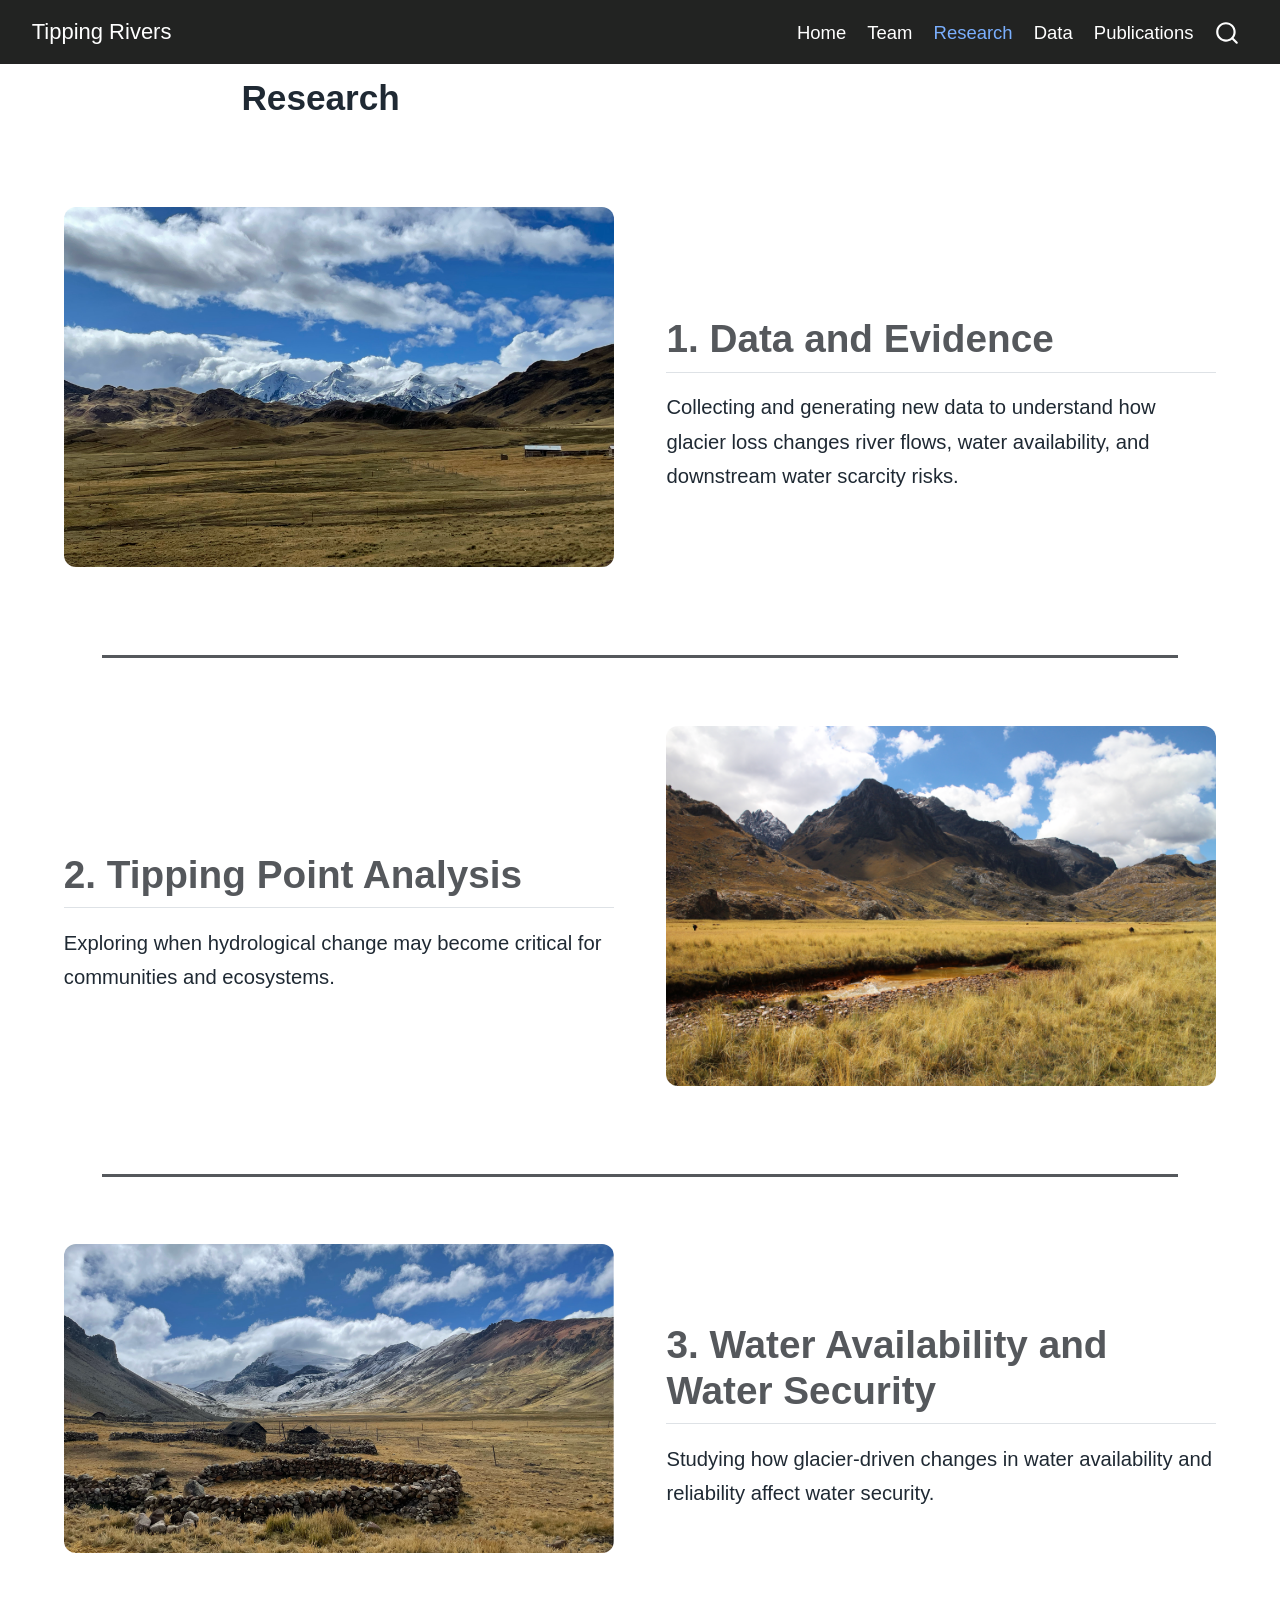
<file: docs/research.html>
<!DOCTYPE html>
<html xmlns="http://www.w3.org/1999/xhtml" lang="en" xml:lang="en"><head>

<meta charset="utf-8">
<meta name="generator" content="quarto-1.9.37">

<meta name="viewport" content="width=device-width, initial-scale=1.0, user-scalable=yes">


<title>Research – Tipping Rivers</title>
<style>
/* Default styles provided by pandoc.
** See https://pandoc.org/MANUAL.html#variables-for-html for config info.
*/
code{white-space: pre-wrap;}
span.smallcaps{font-variant: small-caps;}
div.columns{display: flex; gap: min(4vw, 1.5em);}
div.column{flex: auto; overflow-x: auto;}
div.hanging-indent{margin-left: 1.5em; text-indent: -1.5em;}
ul.task-list{list-style: none;}
ul.task-list li input[type="checkbox"] {
  width: 0.8em;
  margin: 0 0.8em 0.2em -1em; /* quarto-specific, see https://github.com/quarto-dev/quarto-cli/issues/4556 */ 
  vertical-align: middle;
}
</style>


<script src="site_libs/quarto-nav/quarto-nav.js"></script>
<script src="site_libs/quarto-nav/headroom.min.js"></script>
<script src="site_libs/clipboard/clipboard.min.js"></script>
<script src="site_libs/quarto-search/autocomplete.umd.js"></script>
<script src="site_libs/quarto-search/fuse.min.js"></script>
<script src="site_libs/quarto-search/quarto-search.js"></script>
<meta name="quarto:offset" content="./">
<link href="./images/favicon.ico" rel="icon">
<script src="site_libs/quarto-html/quarto.js" type="module"></script>
<script src="site_libs/quarto-html/tabsets/tabsets.js" type="module"></script>
<script src="site_libs/quarto-html/popper.min.js"></script>
<script src="site_libs/quarto-html/tippy.umd.min.js"></script>
<script src="site_libs/quarto-html/anchor.min.js"></script>
<link href="site_libs/quarto-html/tippy.css" rel="stylesheet">
<link href="site_libs/quarto-html/quarto-syntax-highlighting-7f8f88aac4f3542376d5c11b86a4c14d.css" rel="stylesheet" id="quarto-text-highlighting-styles">
<script src="site_libs/bootstrap/bootstrap.min.js"></script>
<link href="site_libs/bootstrap/bootstrap-icons.css" rel="stylesheet">
<link href="site_libs/bootstrap/bootstrap-b47e4399d0d39dcb1eff5dd54a18209c.min.css" rel="stylesheet" append-hash="true" id="quarto-bootstrap" data-mode="light">
<script id="quarto-search-options" type="application/json">{
  "location": "navbar",
  "copy-button": false,
  "collapse-after": 3,
  "panel-placement": "end",
  "type": "overlay",
  "limit": 50,
  "keyboard-shortcut": [
    "f",
    "/",
    "s"
  ],
  "show-item-context": false,
  "language": {
    "search-no-results-text": "No results",
    "search-matching-documents-text": "matching documents",
    "search-copy-link-title": "Copy link to search",
    "search-hide-matches-text": "Hide additional matches",
    "search-more-match-text": "more match in this document",
    "search-more-matches-text": "more matches in this document",
    "search-clear-button-title": "Clear",
    "search-text-placeholder": "",
    "search-detached-cancel-button-title": "Cancel",
    "search-submit-button-title": "Submit",
    "search-label": "Search"
  }
}</script>


<link rel="stylesheet" href="styles.css">
</head>

<body class="nav-fixed fullcontent quarto-light">

<div id="quarto-search-results"></div>
  <header id="quarto-header" class="headroom fixed-top">
    <nav class="navbar navbar-expand-lg " data-bs-theme="dark">
      <div class="navbar-container container-fluid">
      <div class="navbar-brand-container mx-auto">
    <a class="navbar-brand" href="./index.html">
    <span class="navbar-title">Tipping Rivers</span>
    </a>
  </div>
            <div id="quarto-search" class="" title="Search"></div>
          <button class="navbar-toggler" type="button" data-bs-toggle="collapse" data-bs-target="#navbarCollapse" aria-controls="navbarCollapse" role="menu" aria-expanded="false" aria-label="Toggle navigation" onclick="if (window.quartoToggleHeadroom) { window.quartoToggleHeadroom(); }">
  <span class="navbar-toggler-icon"></span>
</button>
          <div class="collapse navbar-collapse" id="navbarCollapse">
            <ul class="navbar-nav navbar-nav-scroll ms-auto">
  <li class="nav-item">
    <a class="nav-link" href="./index.html"> 
<span class="menu-text">Home</span></a>
  </li>  
  <li class="nav-item">
    <a class="nav-link" href="./about.html"> 
<span class="menu-text">Team</span></a>
  </li>  
  <li class="nav-item">
    <a class="nav-link active" href="./research.html" aria-current="page"> 
<span class="menu-text">Research</span></a>
  </li>  
  <li class="nav-item">
    <a class="nav-link" href="./data.html"> 
<span class="menu-text">Data</span></a>
  </li>  
  <li class="nav-item">
    <a class="nav-link" href="./publications.html"> 
<span class="menu-text">Publications</span></a>
  </li>  
</ul>
          </div> <!-- /navcollapse -->
            <div class="quarto-navbar-tools">
</div>
      </div> <!-- /container-fluid -->
    </nav>
</header>
<!-- content -->
<div id="quarto-content" class="quarto-container page-columns page-rows-contents page-layout-article page-navbar">
<!-- sidebar -->
<!-- margin-sidebar -->
    
<!-- main -->
<main class="content" id="quarto-document-content">

<header id="title-block-header" class="quarto-title-block default">
<div class="quarto-title">
<h1 class="title">Research</h1>
</div>



<div class="quarto-title-meta">

    
  
    
  </div>
  


</header>


<div class="feature-band research-section">
<div class="feature-image">
<p><img src="images/glacier.png" class="img-fluid"></p>
</div>
<section id="data-and-evidence" class="level2 feature-text">
<h2 class="anchored" data-anchor-id="data-and-evidence">1. <a href="./data-and-evidence.html">Data and Evidence</a></h2>
<p>Collecting and generating new data to understand how glacier loss changes river flows, water availability, and downstream water scarcity risks.</p>
</section>
</div>
<div class="feature-band research-section">
<section id="tipping-point-analysis" class="level2 feature-text">
<h2 class="anchored" data-anchor-id="tipping-point-analysis">2. <a href="./tipping-point-analysis.html">Tipping Point Analysis</a></h2>
<p>Exploring when hydrological change may become critical for communities and ecosystems.</p>
</section>
<div class="feature-image">
<p><img src="images/Santa_1.jpg" class="img-fluid"></p>
</div>
</div>
<div class="feature-band research-section">
<div class="feature-image">
<p><img src="images/andes_1.png" class="img-fluid"></p>
</div>
<section id="water-availability-and-water-security" class="level2 feature-text">
<h2 class="anchored" data-anchor-id="water-availability-and-water-security">3. <a href="./water-security.html">Water Availability and Water Security</a></h2>
<p>Studying how glacier-driven changes in water availability and reliability affect water security.</p>
</section>
</div>



</main> <!-- /main -->
<script id="quarto-html-after-body" type="application/javascript">
  window.document.addEventListener("DOMContentLoaded", function (event) {
    const icon = "";
    const anchorJS = new window.AnchorJS();
    anchorJS.options = {
      placement: 'right',
      icon: icon
    };
    anchorJS.add('.anchored');
    const isCodeAnnotation = (el) => {
      for (const clz of el.classList) {
        if (clz.startsWith('code-annotation-')) {                     
          return true;
        }
      }
      return false;
    }
    const onCopySuccess = function(e) {
      // button target
      const button = e.trigger;
      // don't keep focus
      button.blur();
      // flash "checked"
      button.classList.add('code-copy-button-checked');
      var currentTitle = button.getAttribute("title");
      button.setAttribute("title", "Copied!");
      let tooltip;
      if (window.bootstrap) {
        button.setAttribute("data-bs-toggle", "tooltip");
        button.setAttribute("data-bs-placement", "left");
        button.setAttribute("data-bs-title", "Copied!");
        tooltip = new bootstrap.Tooltip(button, 
          { trigger: "manual", 
            customClass: "code-copy-button-tooltip",
            offset: [0, -8]});
        tooltip.show();    
      }
      setTimeout(function() {
        if (tooltip) {
          tooltip.hide();
          button.removeAttribute("data-bs-title");
          button.removeAttribute("data-bs-toggle");
          button.removeAttribute("data-bs-placement");
        }
        button.setAttribute("title", currentTitle);
        button.classList.remove('code-copy-button-checked');
      }, 1000);
      // clear code selection
      e.clearSelection();
    }
    const getTextToCopy = function(trigger) {
      const outerScaffold = trigger.parentElement.cloneNode(true);
      const codeEl = outerScaffold.querySelector('code');
      for (const childEl of codeEl.children) {
        if (isCodeAnnotation(childEl)) {
          childEl.remove();
        }
      }
      return codeEl.innerText;
    }
    const clipboard = new window.ClipboardJS('.code-copy-button:not([data-in-quarto-modal])', {
      text: getTextToCopy
    });
    clipboard.on('success', onCopySuccess);
    if (window.document.getElementById('quarto-embedded-source-code-modal')) {
      const clipboardModal = new window.ClipboardJS('.code-copy-button[data-in-quarto-modal]', {
        text: getTextToCopy,
        container: window.document.getElementById('quarto-embedded-source-code-modal')
      });
      clipboardModal.on('success', onCopySuccess);
    }
      var localhostRegex = new RegExp(/^(?:http|https):\/\/localhost\:?[0-9]*\//);
      var mailtoRegex = new RegExp(/^mailto:/);
        var filterRegex = new RegExp("https:\/\/tippingrivers\.github\.io\/");
      var isInternal = (href) => {
          return filterRegex.test(href) || localhostRegex.test(href) || mailtoRegex.test(href);
      }
      // Inspect non-navigation links and adorn them if external
     var links = window.document.querySelectorAll('a[href]:not(.nav-link):not(.navbar-brand):not(.toc-action):not(.sidebar-link):not(.sidebar-item-toggle):not(.pagination-link):not(.no-external):not([aria-hidden]):not(.dropdown-item):not(.quarto-navigation-tool):not(.about-link)');
      for (var i=0; i<links.length; i++) {
        const link = links[i];
        if (!isInternal(link.href)) {
          // undo the damage that might have been done by quarto-nav.js in the case of
          // links that we want to consider external
          if (link.dataset.originalHref !== undefined) {
            link.href = link.dataset.originalHref;
          }
        }
      }
    function tippyHover(el, contentFn, onTriggerFn, onUntriggerFn) {
      const config = {
        allowHTML: true,
        maxWidth: 500,
        delay: 100,
        arrow: false,
        appendTo: function(el) {
            return el.parentElement;
        },
        interactive: true,
        interactiveBorder: 10,
        theme: 'quarto',
        placement: 'bottom-start',
      };
      if (contentFn) {
        config.content = contentFn;
      }
      if (onTriggerFn) {
        config.onTrigger = onTriggerFn;
      }
      if (onUntriggerFn) {
        config.onUntrigger = onUntriggerFn;
      }
      window.tippy(el, config); 
    }
    const noterefs = window.document.querySelectorAll('a[role="doc-noteref"]');
    for (var i=0; i<noterefs.length; i++) {
      const ref = noterefs[i];
      tippyHover(ref, function() {
        // use id or data attribute instead here
        let href = ref.getAttribute('data-footnote-href') || ref.getAttribute('href');
        try { href = new URL(href).hash; } catch {}
        const id = href.replace(/^#\/?/, "");
        const note = window.document.getElementById(id);
        if (note) {
          return note.innerHTML;
        } else {
          return "";
        }
      });
    }
    const xrefs = window.document.querySelectorAll('a.quarto-xref');
    const processXRef = (id, note) => {
      // Strip column container classes
      const stripColumnClz = (el) => {
        el.classList.remove("page-full", "page-columns");
        if (el.children) {
          for (const child of el.children) {
            stripColumnClz(child);
          }
        }
      }
      stripColumnClz(note)
      if (id === null || id.startsWith('sec-')) {
        // Special case sections, only their first couple elements
        const container = document.createElement("div");
        if (note.children && note.children.length > 2) {
          container.appendChild(note.children[0].cloneNode(true));
          for (let i = 1; i < note.children.length; i++) {
            const child = note.children[i];
            if (child.tagName === "P" && child.innerText === "") {
              continue;
            } else {
              container.appendChild(child.cloneNode(true));
              break;
            }
          }
          if (window.Quarto?.typesetMath) {
            window.Quarto.typesetMath(container);
          }
          return container.innerHTML
        } else {
          if (window.Quarto?.typesetMath) {
            window.Quarto.typesetMath(note);
          }
          return note.innerHTML;
        }
      } else {
        // Remove any anchor links if they are present
        const anchorLink = note.querySelector('a.anchorjs-link');
        if (anchorLink) {
          anchorLink.remove();
        }
        if (window.Quarto?.typesetMath) {
          window.Quarto.typesetMath(note);
        }
        if (note.classList.contains("callout")) {
          return note.outerHTML;
        } else {
          return note.innerHTML;
        }
      }
    }
    for (var i=0; i<xrefs.length; i++) {
      const xref = xrefs[i];
      tippyHover(xref, undefined, function(instance) {
        instance.disable();
        let url = xref.getAttribute('href');
        let hash = undefined; 
        if (url.startsWith('#')) {
          hash = url;
        } else {
          try { hash = new URL(url).hash; } catch {}
        }
        if (hash) {
          const id = hash.replace(/^#\/?/, "");
          const note = window.document.getElementById(id);
          if (note !== null) {
            try {
              const html = processXRef(id, note.cloneNode(true));
              instance.setContent(html);
            } finally {
              instance.enable();
              instance.show();
            }
          } else {
            // See if we can fetch this
            fetch(url.split('#')[0])
            .then(res => res.text())
            .then(html => {
              const parser = new DOMParser();
              const htmlDoc = parser.parseFromString(html, "text/html");
              const note = htmlDoc.getElementById(id);
              if (note !== null) {
                const html = processXRef(id, note);
                instance.setContent(html);
              } 
            }).finally(() => {
              instance.enable();
              instance.show();
            });
          }
        } else {
          // See if we can fetch a full url (with no hash to target)
          // This is a special case and we should probably do some content thinning / targeting
          fetch(url)
          .then(res => res.text())
          .then(html => {
            const parser = new DOMParser();
            const htmlDoc = parser.parseFromString(html, "text/html");
            const note = htmlDoc.querySelector('main.content');
            if (note !== null) {
              // This should only happen for chapter cross references
              // (since there is no id in the URL)
              // remove the first header
              if (note.children.length > 0 && note.children[0].tagName === "HEADER") {
                note.children[0].remove();
              }
              const html = processXRef(null, note);
              instance.setContent(html);
            } 
          }).finally(() => {
            instance.enable();
            instance.show();
          });
        }
      }, function(instance) {
      });
    }
        let selectedAnnoteEl;
        const selectorForAnnotation = ( cell, annotation) => {
          let cellAttr = 'data-code-cell="' + cell + '"';
          let lineAttr = 'data-code-annotation="' +  annotation + '"';
          const selector = 'span[' + cellAttr + '][' + lineAttr + ']';
          return selector;
        }
        const selectCodeLines = (annoteEl) => {
          const doc = window.document;
          const targetCell = annoteEl.getAttribute("data-target-cell");
          const targetAnnotation = annoteEl.getAttribute("data-target-annotation");
          const annoteSpan = window.document.querySelector(selectorForAnnotation(targetCell, targetAnnotation));
          const lines = annoteSpan.getAttribute("data-code-lines").split(",");
          const lineIds = lines.map((line) => {
            return targetCell + "-" + line;
          })
          let top = null;
          let height = null;
          let parent = null;
          if (lineIds.length > 0) {
              //compute the position of the single el (top and bottom and make a div)
              const el = window.document.getElementById(lineIds[0]);
              top = el.offsetTop;
              height = el.offsetHeight;
              parent = el.parentElement.parentElement;
            if (lineIds.length > 1) {
              const lastEl = window.document.getElementById(lineIds[lineIds.length - 1]);
              const bottom = lastEl.offsetTop + lastEl.offsetHeight;
              height = bottom - top;
            }
            if (top !== null && height !== null && parent !== null) {
              // cook up a div (if necessary) and position it 
              let div = window.document.getElementById("code-annotation-line-highlight");
              if (div === null) {
                div = window.document.createElement("div");
                div.setAttribute("id", "code-annotation-line-highlight");
                div.style.position = 'absolute';
                parent.appendChild(div);
              }
              div.style.top = top - 2 + "px";
              div.style.height = height + 4 + "px";
              div.style.left = 0;
              let gutterDiv = window.document.getElementById("code-annotation-line-highlight-gutter");
              if (gutterDiv === null) {
                gutterDiv = window.document.createElement("div");
                gutterDiv.setAttribute("id", "code-annotation-line-highlight-gutter");
                gutterDiv.style.position = 'absolute';
                const codeCell = window.document.getElementById(targetCell);
                const gutter = codeCell.querySelector('.code-annotation-gutter');
                gutter.appendChild(gutterDiv);
              }
              gutterDiv.style.top = top - 2 + "px";
              gutterDiv.style.height = height + 4 + "px";
            }
            selectedAnnoteEl = annoteEl;
          }
        };
        const unselectCodeLines = () => {
          const elementsIds = ["code-annotation-line-highlight", "code-annotation-line-highlight-gutter"];
          elementsIds.forEach((elId) => {
            const div = window.document.getElementById(elId);
            if (div) {
              div.remove();
            }
          });
          selectedAnnoteEl = undefined;
        };
          // Handle positioning of the toggle
      window.addEventListener(
        "resize",
        throttle(() => {
          elRect = undefined;
          if (selectedAnnoteEl) {
            selectCodeLines(selectedAnnoteEl);
          }
        }, 10)
      );
      function throttle(fn, ms) {
      let throttle = false;
      let timer;
        return (...args) => {
          if(!throttle) { // first call gets through
              fn.apply(this, args);
              throttle = true;
          } else { // all the others get throttled
              if(timer) clearTimeout(timer); // cancel #2
              timer = setTimeout(() => {
                fn.apply(this, args);
                timer = throttle = false;
              }, ms);
          }
        };
      }
        // Attach click handler to the DT
        const annoteDls = window.document.querySelectorAll('dt[data-target-cell]');
        for (const annoteDlNode of annoteDls) {
          annoteDlNode.addEventListener('click', (event) => {
            const clickedEl = event.target;
            if (clickedEl !== selectedAnnoteEl) {
              unselectCodeLines();
              const activeEl = window.document.querySelector('dt[data-target-cell].code-annotation-active');
              if (activeEl) {
                activeEl.classList.remove('code-annotation-active');
              }
              selectCodeLines(clickedEl);
              clickedEl.classList.add('code-annotation-active');
            } else {
              // Unselect the line
              unselectCodeLines();
              clickedEl.classList.remove('code-annotation-active');
            }
          });
        }
    const findCites = (el) => {
      const parentEl = el.parentElement;
      if (parentEl) {
        const cites = parentEl.dataset.cites;
        if (cites) {
          return {
            el,
            cites: cites.split(' ')
          };
        } else {
          return findCites(el.parentElement)
        }
      } else {
        return undefined;
      }
    };
    var bibliorefs = window.document.querySelectorAll('a[role="doc-biblioref"]');
    for (var i=0; i<bibliorefs.length; i++) {
      const ref = bibliorefs[i];
      const citeInfo = findCites(ref);
      if (citeInfo) {
        tippyHover(citeInfo.el, function() {
          var popup = window.document.createElement('div');
          citeInfo.cites.forEach(function(cite) {
            var citeDiv = window.document.createElement('div');
            citeDiv.classList.add('hanging-indent');
            citeDiv.classList.add('csl-entry');
            var biblioDiv = window.document.getElementById('ref-' + cite);
            if (biblioDiv) {
              citeDiv.innerHTML = biblioDiv.innerHTML;
            }
            popup.appendChild(citeDiv);
          });
          return popup.innerHTML;
        });
      }
    }
  });
  </script>
</div> <!-- /content -->




</body></html>
</file>
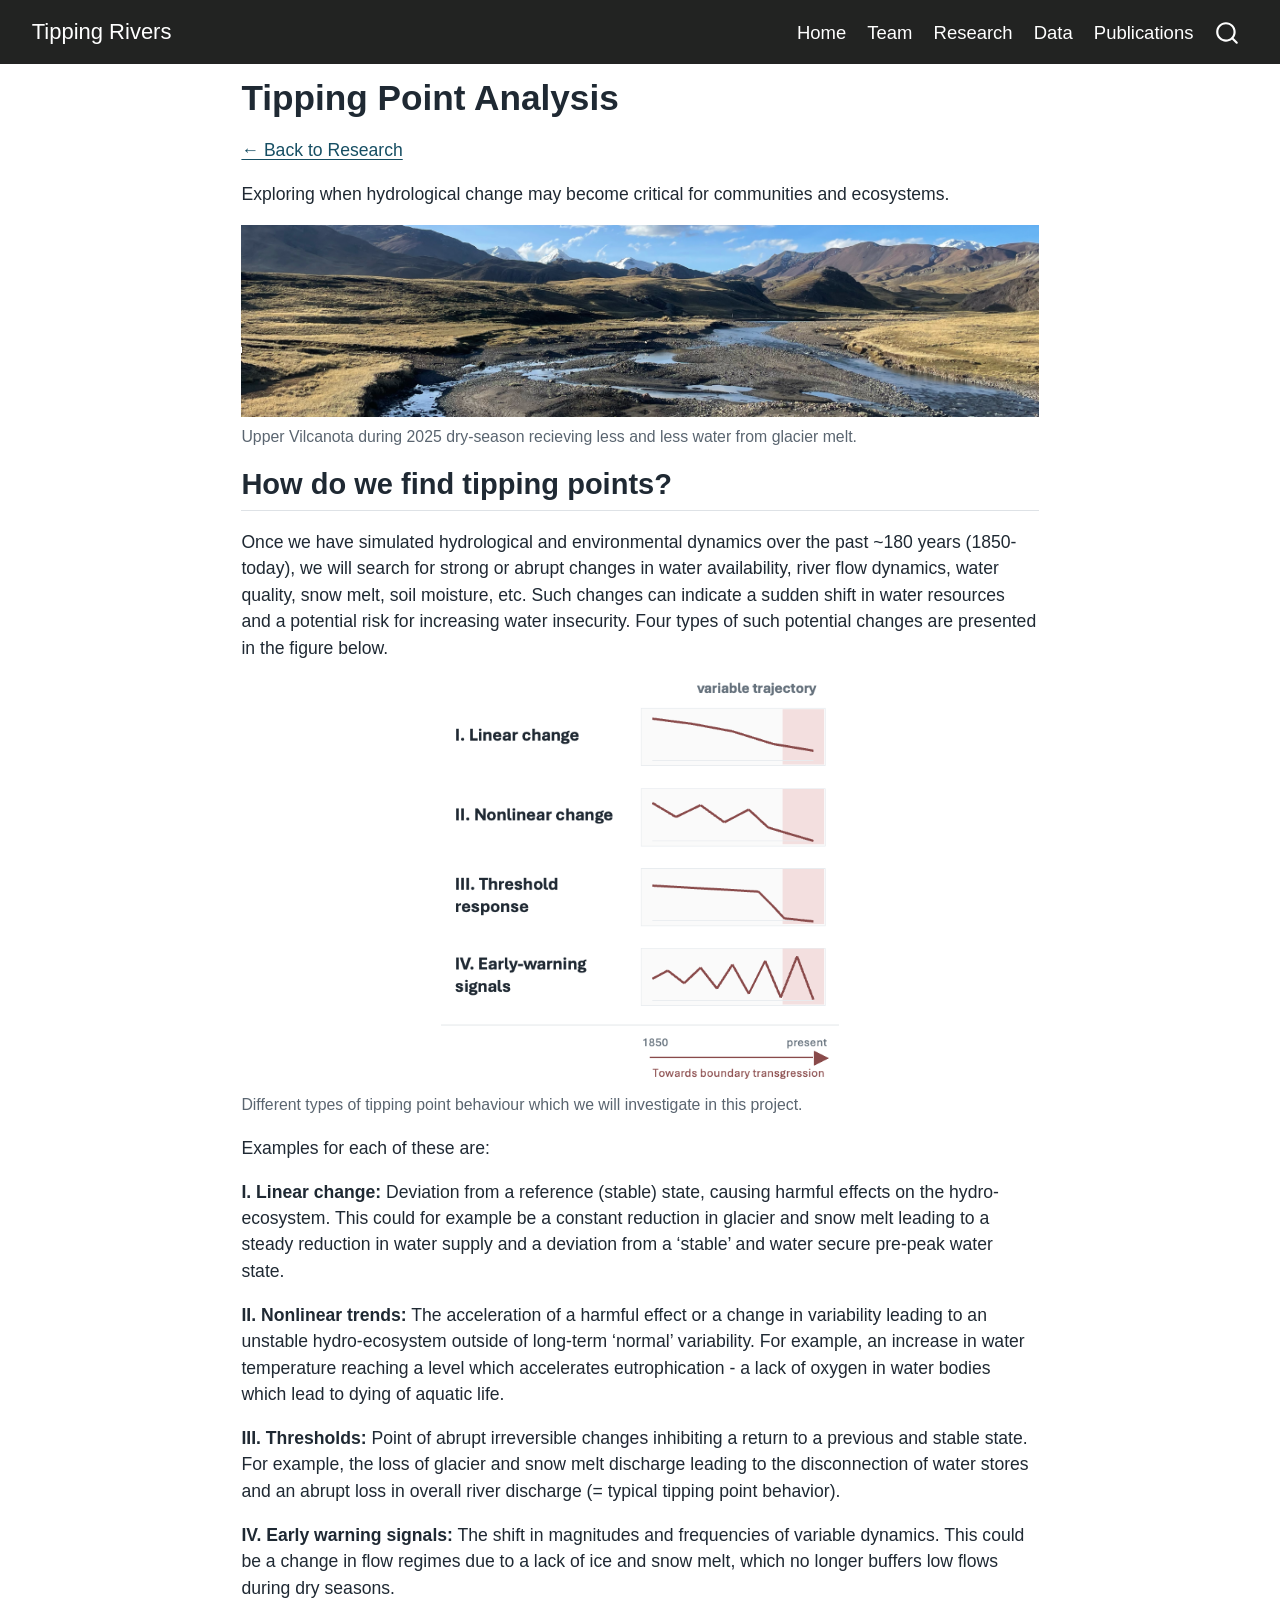
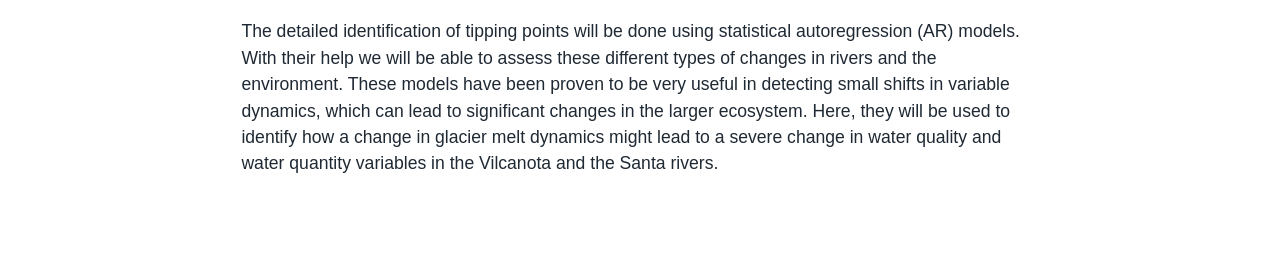
<file: docs/tipping-point-analysis.html>
<!DOCTYPE html>
<html xmlns="http://www.w3.org/1999/xhtml" lang="en" xml:lang="en"><head>

<meta charset="utf-8">
<meta name="generator" content="quarto-1.9.37">

<meta name="viewport" content="width=device-width, initial-scale=1.0, user-scalable=yes">


<title>Tipping Point Analysis – Tipping Rivers</title>
<style>
/* Default styles provided by pandoc.
** See https://pandoc.org/MANUAL.html#variables-for-html for config info.
*/
code{white-space: pre-wrap;}
span.smallcaps{font-variant: small-caps;}
div.columns{display: flex; gap: min(4vw, 1.5em);}
div.column{flex: auto; overflow-x: auto;}
div.hanging-indent{margin-left: 1.5em; text-indent: -1.5em;}
ul.task-list{list-style: none;}
ul.task-list li input[type="checkbox"] {
  width: 0.8em;
  margin: 0 0.8em 0.2em -1em; /* quarto-specific, see https://github.com/quarto-dev/quarto-cli/issues/4556 */ 
  vertical-align: middle;
}
</style>


<script src="site_libs/quarto-nav/quarto-nav.js"></script>
<script src="site_libs/quarto-nav/headroom.min.js"></script>
<script src="site_libs/clipboard/clipboard.min.js"></script>
<script src="site_libs/quarto-search/autocomplete.umd.js"></script>
<script src="site_libs/quarto-search/fuse.min.js"></script>
<script src="site_libs/quarto-search/quarto-search.js"></script>
<meta name="quarto:offset" content="./">
<link href="./images/favicon.ico" rel="icon">
<script src="site_libs/quarto-html/quarto.js" type="module"></script>
<script src="site_libs/quarto-html/tabsets/tabsets.js" type="module"></script>
<script src="site_libs/quarto-html/popper.min.js"></script>
<script src="site_libs/quarto-html/tippy.umd.min.js"></script>
<script src="site_libs/quarto-html/anchor.min.js"></script>
<link href="site_libs/quarto-html/tippy.css" rel="stylesheet">
<link href="site_libs/quarto-html/quarto-syntax-highlighting-7f8f88aac4f3542376d5c11b86a4c14d.css" rel="stylesheet" id="quarto-text-highlighting-styles">
<script src="site_libs/bootstrap/bootstrap.min.js"></script>
<link href="site_libs/bootstrap/bootstrap-icons.css" rel="stylesheet">
<link href="site_libs/bootstrap/bootstrap-2d636551ab2749febde06da8942b8907.min.css" rel="stylesheet" append-hash="true" id="quarto-bootstrap" data-mode="light">
<script id="quarto-search-options" type="application/json">{
  "location": "navbar",
  "copy-button": false,
  "collapse-after": 3,
  "panel-placement": "end",
  "type": "overlay",
  "limit": 50,
  "keyboard-shortcut": [
    "f",
    "/",
    "s"
  ],
  "show-item-context": false,
  "language": {
    "search-no-results-text": "No results",
    "search-matching-documents-text": "matching documents",
    "search-copy-link-title": "Copy link to search",
    "search-hide-matches-text": "Hide additional matches",
    "search-more-match-text": "more match in this document",
    "search-more-matches-text": "more matches in this document",
    "search-clear-button-title": "Clear",
    "search-text-placeholder": "",
    "search-detached-cancel-button-title": "Cancel",
    "search-submit-button-title": "Submit",
    "search-label": "Search"
  }
}</script>


<link rel="stylesheet" href="styles.css">
</head>

<body class="nav-fixed fullcontent quarto-light">

<div id="quarto-search-results"></div>
  <header id="quarto-header" class="headroom fixed-top">
    <nav class="navbar navbar-expand-lg " data-bs-theme="dark">
      <div class="navbar-container container-fluid">
      <div class="navbar-brand-container mx-auto">
    <a class="navbar-brand" href="./index.html">
    <span class="navbar-title">Tipping Rivers</span>
    </a>
  </div>
            <div id="quarto-search" class="" title="Search"></div>
          <button class="navbar-toggler" type="button" data-bs-toggle="collapse" data-bs-target="#navbarCollapse" aria-controls="navbarCollapse" role="menu" aria-expanded="false" aria-label="Toggle navigation" onclick="if (window.quartoToggleHeadroom) { window.quartoToggleHeadroom(); }">
  <span class="navbar-toggler-icon"></span>
</button>
          <div class="collapse navbar-collapse" id="navbarCollapse">
            <ul class="navbar-nav navbar-nav-scroll ms-auto">
  <li class="nav-item">
    <a class="nav-link" href="./index.html"> 
<span class="menu-text">Home</span></a>
  </li>  
  <li class="nav-item">
    <a class="nav-link" href="./about.html"> 
<span class="menu-text">Team</span></a>
  </li>  
  <li class="nav-item">
    <a class="nav-link" href="./research.html"> 
<span class="menu-text">Research</span></a>
  </li>  
  <li class="nav-item">
    <a class="nav-link" href="./data.html"> 
<span class="menu-text">Data</span></a>
  </li>  
  <li class="nav-item">
    <a class="nav-link" href="./publications.html"> 
<span class="menu-text">Publications</span></a>
  </li>  
</ul>
          </div> <!-- /navcollapse -->
            <div class="quarto-navbar-tools">
</div>
      </div> <!-- /container-fluid -->
    </nav>
</header>
<!-- content -->
<div id="quarto-content" class="quarto-container page-columns page-rows-contents page-layout-article page-navbar">
<!-- sidebar -->
<!-- margin-sidebar -->
    
<!-- main -->
<main class="content" id="quarto-document-content">

<header id="title-block-header" class="quarto-title-block default">
<div class="quarto-title">
<h1 class="title">Tipping Point Analysis</h1>
</div>



<div class="quarto-title-meta">

    
  
    
  </div>
  


</header>


<p><a href="./research.html">← Back to Research</a></p>
<p>Exploring when hydrological change may become critical for communities and ecosystems.</p>
<div class="quarto-figure quarto-figure-center">
<figure class="figure">
<p><img src="images/WP2_picture.png" class="img-fluid figure-img" style="width:100.0%" alt="WP2_picture"></p>
<figcaption>Upper Vilcanota during 2025 dry-season recieving less and less water from glacier melt.</figcaption>
</figure>
</div>
<section id="how-do-we-find-tipping-points" class="level2">
<h2 class="anchored" data-anchor-id="how-do-we-find-tipping-points">How do we find tipping points?</h2>
<p>Once we have simulated hydrological and environmental dynamics over the past ~180 years (1850-today), we will search for strong or abrupt changes in water availability, river flow dynamics, water quality, snow melt, soil moisture, etc. Such changes can indicate a sudden shift in water resources and a potential risk for increasing water insecurity. Four types of such potential changes are presented in the figure below.</p>
<div class="quarto-figure quarto-figure-center">
<figure class="figure">
<p><img src="images/WP2.png" class="img-fluid figure-img" style="width:50.0%" alt="WP2"></p>
<figcaption>Different types of tipping point behaviour which we will investigate in this project.</figcaption>
</figure>
</div>
<p>Examples for each of these are:</p>
<p><strong>I. Linear change:</strong> Deviation from a reference (stable) state, causing harmful effects on the hydro-ecosystem. This could for example be a constant reduction in glacier and snow melt leading to a steady reduction in water supply and a deviation from a ‘stable’ and water secure pre-peak water state.</p>
<p><strong>II. Nonlinear trends:</strong> The acceleration of a harmful effect or a change in variability leading to an unstable hydro-ecosystem outside of long-term ‘normal’ variability. For example, an increase in water temperature reaching a level which accelerates eutrophication - a lack of oxygen in water bodies which lead to dying of aquatic life.</p>
<p><strong>III. Thresholds:</strong> Point of abrupt irreversible changes inhibiting a return to a previous and stable state. For example, the loss of glacier and snow melt discharge leading to the disconnection of water stores and an abrupt loss in overall river discharge (= typical tipping point behavior).</p>
<p><strong>IV. Early warning signals:</strong> The shift in magnitudes and frequencies of variable dynamics. This could be a change in flow regimes due to a lack of ice and snow melt, which no longer buffers low flows during dry seasons.</p>
<p>The detailed identification of tipping points will be done using statistical autoregression (AR) models. With their help we will be able to assess these different types of changes in rivers and the environment. These models have been proven to be very useful in detecting small shifts in variable dynamics, which can lead to significant changes in the larger ecosystem. Here, they will be used to identify how a change in glacier melt dynamics might lead to a severe change in water quality and water quantity variables in the Vilcanota and the Santa rivers.</p>


</section>

</main> <!-- /main -->
<script id="quarto-html-after-body" type="application/javascript">
  window.document.addEventListener("DOMContentLoaded", function (event) {
    const icon = "";
    const anchorJS = new window.AnchorJS();
    anchorJS.options = {
      placement: 'right',
      icon: icon
    };
    anchorJS.add('.anchored');
    const isCodeAnnotation = (el) => {
      for (const clz of el.classList) {
        if (clz.startsWith('code-annotation-')) {                     
          return true;
        }
      }
      return false;
    }
    const onCopySuccess = function(e) {
      // button target
      const button = e.trigger;
      // don't keep focus
      button.blur();
      // flash "checked"
      button.classList.add('code-copy-button-checked');
      var currentTitle = button.getAttribute("title");
      button.setAttribute("title", "Copied!");
      let tooltip;
      if (window.bootstrap) {
        button.setAttribute("data-bs-toggle", "tooltip");
        button.setAttribute("data-bs-placement", "left");
        button.setAttribute("data-bs-title", "Copied!");
        tooltip = new bootstrap.Tooltip(button, 
          { trigger: "manual", 
            customClass: "code-copy-button-tooltip",
            offset: [0, -8]});
        tooltip.show();    
      }
      setTimeout(function() {
        if (tooltip) {
          tooltip.hide();
          button.removeAttribute("data-bs-title");
          button.removeAttribute("data-bs-toggle");
          button.removeAttribute("data-bs-placement");
        }
        button.setAttribute("title", currentTitle);
        button.classList.remove('code-copy-button-checked');
      }, 1000);
      // clear code selection
      e.clearSelection();
    }
    const getTextToCopy = function(trigger) {
      const outerScaffold = trigger.parentElement.cloneNode(true);
      const codeEl = outerScaffold.querySelector('code');
      for (const childEl of codeEl.children) {
        if (isCodeAnnotation(childEl)) {
          childEl.remove();
        }
      }
      return codeEl.innerText;
    }
    const clipboard = new window.ClipboardJS('.code-copy-button:not([data-in-quarto-modal])', {
      text: getTextToCopy
    });
    clipboard.on('success', onCopySuccess);
    if (window.document.getElementById('quarto-embedded-source-code-modal')) {
      const clipboardModal = new window.ClipboardJS('.code-copy-button[data-in-quarto-modal]', {
        text: getTextToCopy,
        container: window.document.getElementById('quarto-embedded-source-code-modal')
      });
      clipboardModal.on('success', onCopySuccess);
    }
      var localhostRegex = new RegExp(/^(?:http|https):\/\/localhost\:?[0-9]*\//);
      var mailtoRegex = new RegExp(/^mailto:/);
        var filterRegex = new RegExp("https:\/\/tippingrivers\.github\.io\/");
      var isInternal = (href) => {
          return filterRegex.test(href) || localhostRegex.test(href) || mailtoRegex.test(href);
      }
      // Inspect non-navigation links and adorn them if external
     var links = window.document.querySelectorAll('a[href]:not(.nav-link):not(.navbar-brand):not(.toc-action):not(.sidebar-link):not(.sidebar-item-toggle):not(.pagination-link):not(.no-external):not([aria-hidden]):not(.dropdown-item):not(.quarto-navigation-tool):not(.about-link)');
      for (var i=0; i<links.length; i++) {
        const link = links[i];
        if (!isInternal(link.href)) {
          // undo the damage that might have been done by quarto-nav.js in the case of
          // links that we want to consider external
          if (link.dataset.originalHref !== undefined) {
            link.href = link.dataset.originalHref;
          }
        }
      }
    function tippyHover(el, contentFn, onTriggerFn, onUntriggerFn) {
      const config = {
        allowHTML: true,
        maxWidth: 500,
        delay: 100,
        arrow: false,
        appendTo: function(el) {
            return el.parentElement;
        },
        interactive: true,
        interactiveBorder: 10,
        theme: 'quarto',
        placement: 'bottom-start',
      };
      if (contentFn) {
        config.content = contentFn;
      }
      if (onTriggerFn) {
        config.onTrigger = onTriggerFn;
      }
      if (onUntriggerFn) {
        config.onUntrigger = onUntriggerFn;
      }
      window.tippy(el, config); 
    }
    const noterefs = window.document.querySelectorAll('a[role="doc-noteref"]');
    for (var i=0; i<noterefs.length; i++) {
      const ref = noterefs[i];
      tippyHover(ref, function() {
        // use id or data attribute instead here
        let href = ref.getAttribute('data-footnote-href') || ref.getAttribute('href');
        try { href = new URL(href).hash; } catch {}
        const id = href.replace(/^#\/?/, "");
        const note = window.document.getElementById(id);
        if (note) {
          return note.innerHTML;
        } else {
          return "";
        }
      });
    }
    const xrefs = window.document.querySelectorAll('a.quarto-xref');
    const processXRef = (id, note) => {
      // Strip column container classes
      const stripColumnClz = (el) => {
        el.classList.remove("page-full", "page-columns");
        if (el.children) {
          for (const child of el.children) {
            stripColumnClz(child);
          }
        }
      }
      stripColumnClz(note)
      if (id === null || id.startsWith('sec-')) {
        // Special case sections, only their first couple elements
        const container = document.createElement("div");
        if (note.children && note.children.length > 2) {
          container.appendChild(note.children[0].cloneNode(true));
          for (let i = 1; i < note.children.length; i++) {
            const child = note.children[i];
            if (child.tagName === "P" && child.innerText === "") {
              continue;
            } else {
              container.appendChild(child.cloneNode(true));
              break;
            }
          }
          if (window.Quarto?.typesetMath) {
            window.Quarto.typesetMath(container);
          }
          return container.innerHTML
        } else {
          if (window.Quarto?.typesetMath) {
            window.Quarto.typesetMath(note);
          }
          return note.innerHTML;
        }
      } else {
        // Remove any anchor links if they are present
        const anchorLink = note.querySelector('a.anchorjs-link');
        if (anchorLink) {
          anchorLink.remove();
        }
        if (window.Quarto?.typesetMath) {
          window.Quarto.typesetMath(note);
        }
        if (note.classList.contains("callout")) {
          return note.outerHTML;
        } else {
          return note.innerHTML;
        }
      }
    }
    for (var i=0; i<xrefs.length; i++) {
      const xref = xrefs[i];
      tippyHover(xref, undefined, function(instance) {
        instance.disable();
        let url = xref.getAttribute('href');
        let hash = undefined; 
        if (url.startsWith('#')) {
          hash = url;
        } else {
          try { hash = new URL(url).hash; } catch {}
        }
        if (hash) {
          const id = hash.replace(/^#\/?/, "");
          const note = window.document.getElementById(id);
          if (note !== null) {
            try {
              const html = processXRef(id, note.cloneNode(true));
              instance.setContent(html);
            } finally {
              instance.enable();
              instance.show();
            }
          } else {
            // See if we can fetch this
            fetch(url.split('#')[0])
            .then(res => res.text())
            .then(html => {
              const parser = new DOMParser();
              const htmlDoc = parser.parseFromString(html, "text/html");
              const note = htmlDoc.getElementById(id);
              if (note !== null) {
                const html = processXRef(id, note);
                instance.setContent(html);
              } 
            }).finally(() => {
              instance.enable();
              instance.show();
            });
          }
        } else {
          // See if we can fetch a full url (with no hash to target)
          // This is a special case and we should probably do some content thinning / targeting
          fetch(url)
          .then(res => res.text())
          .then(html => {
            const parser = new DOMParser();
            const htmlDoc = parser.parseFromString(html, "text/html");
            const note = htmlDoc.querySelector('main.content');
            if (note !== null) {
              // This should only happen for chapter cross references
              // (since there is no id in the URL)
              // remove the first header
              if (note.children.length > 0 && note.children[0].tagName === "HEADER") {
                note.children[0].remove();
              }
              const html = processXRef(null, note);
              instance.setContent(html);
            } 
          }).finally(() => {
            instance.enable();
            instance.show();
          });
        }
      }, function(instance) {
      });
    }
        let selectedAnnoteEl;
        const selectorForAnnotation = ( cell, annotation) => {
          let cellAttr = 'data-code-cell="' + cell + '"';
          let lineAttr = 'data-code-annotation="' +  annotation + '"';
          const selector = 'span[' + cellAttr + '][' + lineAttr + ']';
          return selector;
        }
        const selectCodeLines = (annoteEl) => {
          const doc = window.document;
          const targetCell = annoteEl.getAttribute("data-target-cell");
          const targetAnnotation = annoteEl.getAttribute("data-target-annotation");
          const annoteSpan = window.document.querySelector(selectorForAnnotation(targetCell, targetAnnotation));
          const lines = annoteSpan.getAttribute("data-code-lines").split(",");
          const lineIds = lines.map((line) => {
            return targetCell + "-" + line;
          })
          let top = null;
          let height = null;
          let parent = null;
          if (lineIds.length > 0) {
              //compute the position of the single el (top and bottom and make a div)
              const el = window.document.getElementById(lineIds[0]);
              top = el.offsetTop;
              height = el.offsetHeight;
              parent = el.parentElement.parentElement;
            if (lineIds.length > 1) {
              const lastEl = window.document.getElementById(lineIds[lineIds.length - 1]);
              const bottom = lastEl.offsetTop + lastEl.offsetHeight;
              height = bottom - top;
            }
            if (top !== null && height !== null && parent !== null) {
              // cook up a div (if necessary) and position it 
              let div = window.document.getElementById("code-annotation-line-highlight");
              if (div === null) {
                div = window.document.createElement("div");
                div.setAttribute("id", "code-annotation-line-highlight");
                div.style.position = 'absolute';
                parent.appendChild(div);
              }
              div.style.top = top - 2 + "px";
              div.style.height = height + 4 + "px";
              div.style.left = 0;
              let gutterDiv = window.document.getElementById("code-annotation-line-highlight-gutter");
              if (gutterDiv === null) {
                gutterDiv = window.document.createElement("div");
                gutterDiv.setAttribute("id", "code-annotation-line-highlight-gutter");
                gutterDiv.style.position = 'absolute';
                const codeCell = window.document.getElementById(targetCell);
                const gutter = codeCell.querySelector('.code-annotation-gutter');
                gutter.appendChild(gutterDiv);
              }
              gutterDiv.style.top = top - 2 + "px";
              gutterDiv.style.height = height + 4 + "px";
            }
            selectedAnnoteEl = annoteEl;
          }
        };
        const unselectCodeLines = () => {
          const elementsIds = ["code-annotation-line-highlight", "code-annotation-line-highlight-gutter"];
          elementsIds.forEach((elId) => {
            const div = window.document.getElementById(elId);
            if (div) {
              div.remove();
            }
          });
          selectedAnnoteEl = undefined;
        };
          // Handle positioning of the toggle
      window.addEventListener(
        "resize",
        throttle(() => {
          elRect = undefined;
          if (selectedAnnoteEl) {
            selectCodeLines(selectedAnnoteEl);
          }
        }, 10)
      );
      function throttle(fn, ms) {
      let throttle = false;
      let timer;
        return (...args) => {
          if(!throttle) { // first call gets through
              fn.apply(this, args);
              throttle = true;
          } else { // all the others get throttled
              if(timer) clearTimeout(timer); // cancel #2
              timer = setTimeout(() => {
                fn.apply(this, args);
                timer = throttle = false;
              }, ms);
          }
        };
      }
        // Attach click handler to the DT
        const annoteDls = window.document.querySelectorAll('dt[data-target-cell]');
        for (const annoteDlNode of annoteDls) {
          annoteDlNode.addEventListener('click', (event) => {
            const clickedEl = event.target;
            if (clickedEl !== selectedAnnoteEl) {
              unselectCodeLines();
              const activeEl = window.document.querySelector('dt[data-target-cell].code-annotation-active');
              if (activeEl) {
                activeEl.classList.remove('code-annotation-active');
              }
              selectCodeLines(clickedEl);
              clickedEl.classList.add('code-annotation-active');
            } else {
              // Unselect the line
              unselectCodeLines();
              clickedEl.classList.remove('code-annotation-active');
            }
          });
        }
    const findCites = (el) => {
      const parentEl = el.parentElement;
      if (parentEl) {
        const cites = parentEl.dataset.cites;
        if (cites) {
          return {
            el,
            cites: cites.split(' ')
          };
        } else {
          return findCites(el.parentElement)
        }
      } else {
        return undefined;
      }
    };
    var bibliorefs = window.document.querySelectorAll('a[role="doc-biblioref"]');
    for (var i=0; i<bibliorefs.length; i++) {
      const ref = bibliorefs[i];
      const citeInfo = findCites(ref);
      if (citeInfo) {
        tippyHover(citeInfo.el, function() {
          var popup = window.document.createElement('div');
          citeInfo.cites.forEach(function(cite) {
            var citeDiv = window.document.createElement('div');
            citeDiv.classList.add('hanging-indent');
            citeDiv.classList.add('csl-entry');
            var biblioDiv = window.document.getElementById('ref-' + cite);
            if (biblioDiv) {
              citeDiv.innerHTML = biblioDiv.innerHTML;
            }
            popup.appendChild(citeDiv);
          });
          return popup.innerHTML;
        });
      }
    }
  });
  </script>
</div> <!-- /content -->




</body></html>
</file>
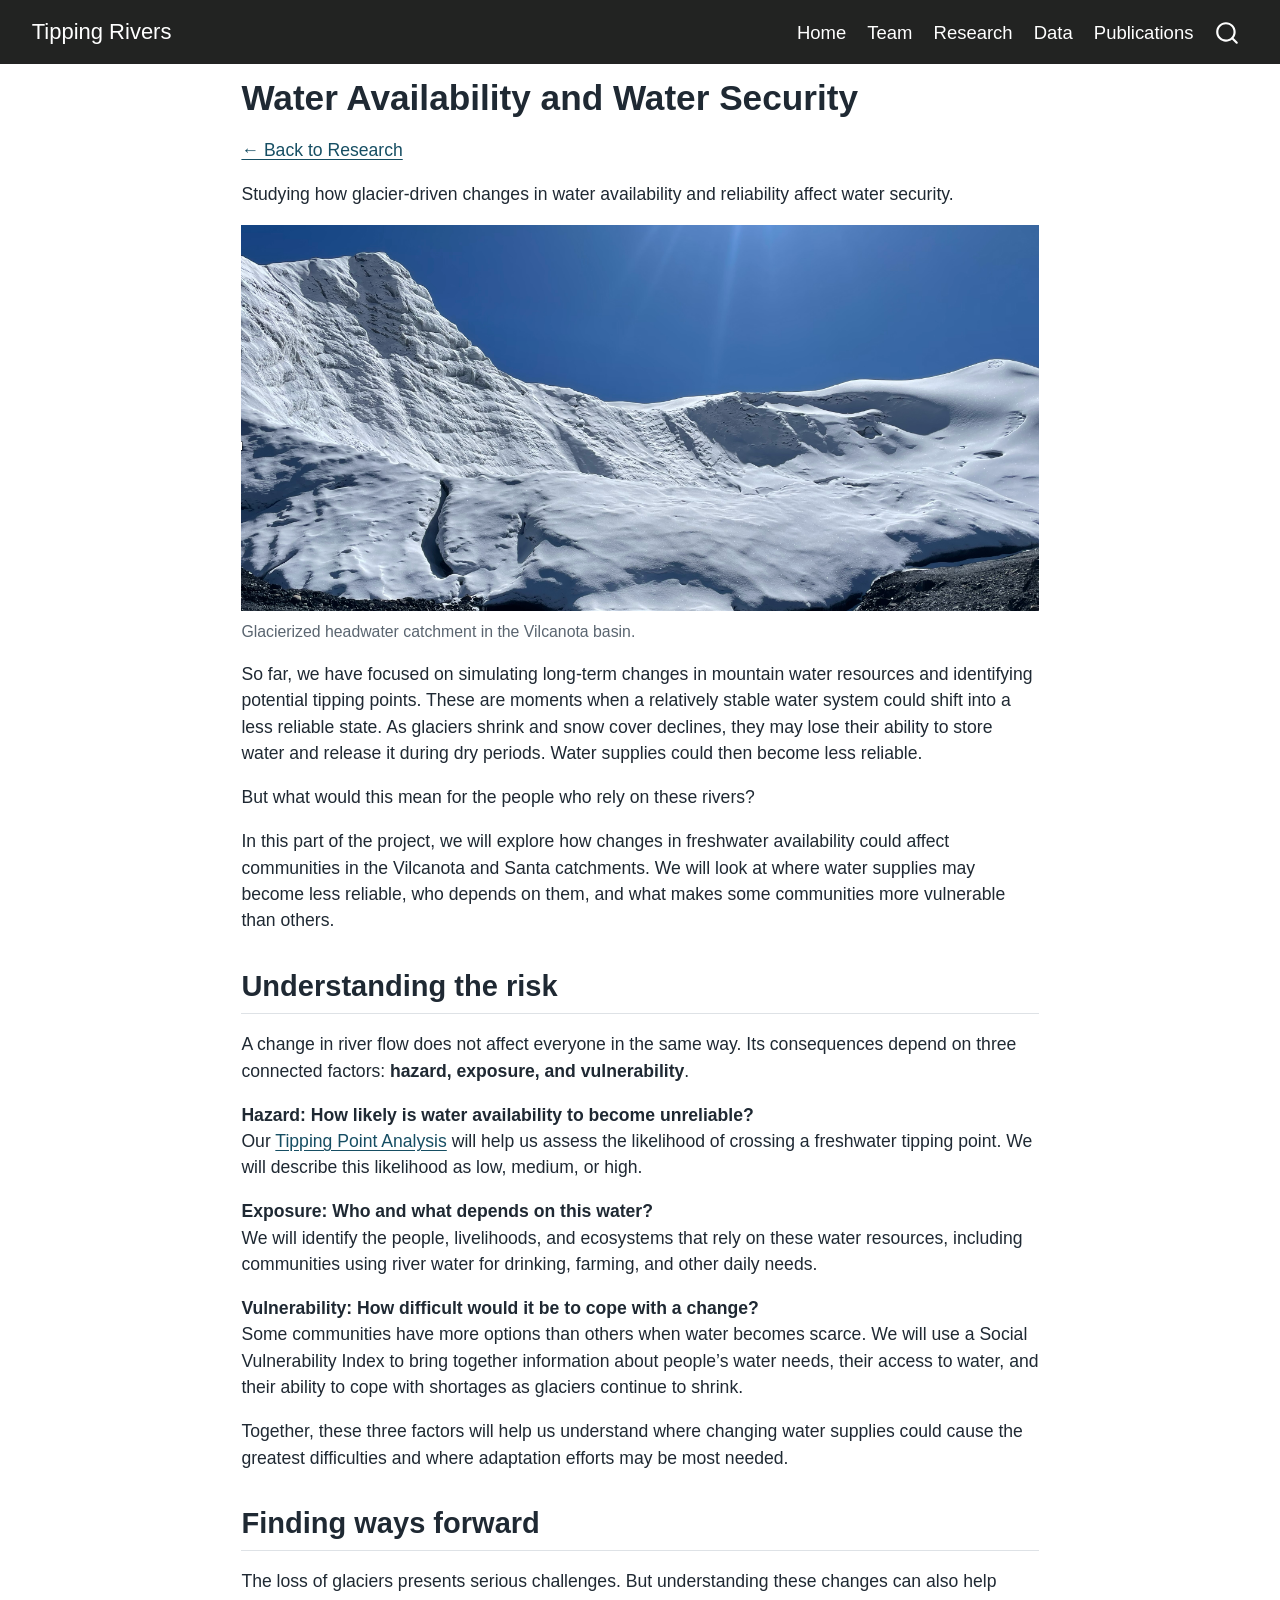
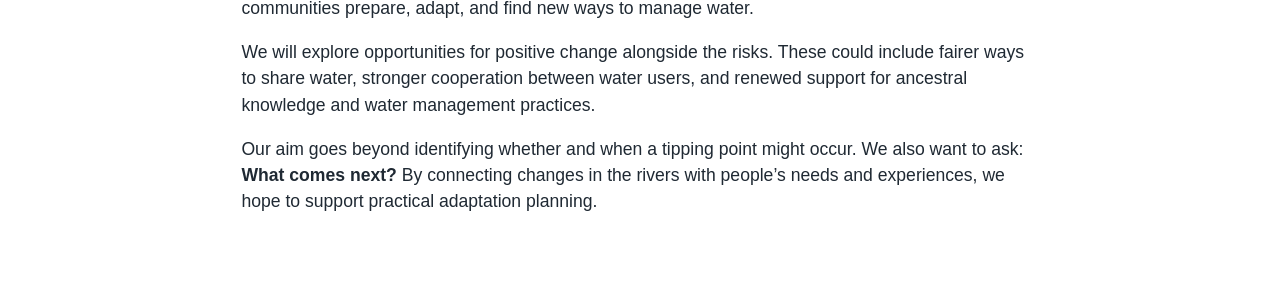
<file: docs/water-security.html>
<!DOCTYPE html>
<html xmlns="http://www.w3.org/1999/xhtml" lang="en" xml:lang="en"><head>

<meta charset="utf-8">
<meta name="generator" content="quarto-1.9.37">

<meta name="viewport" content="width=device-width, initial-scale=1.0, user-scalable=yes">


<title>Water Availability and Water Security – Tipping Rivers</title>
<style>
/* Default styles provided by pandoc.
** See https://pandoc.org/MANUAL.html#variables-for-html for config info.
*/
code{white-space: pre-wrap;}
span.smallcaps{font-variant: small-caps;}
div.columns{display: flex; gap: min(4vw, 1.5em);}
div.column{flex: auto; overflow-x: auto;}
div.hanging-indent{margin-left: 1.5em; text-indent: -1.5em;}
ul.task-list{list-style: none;}
ul.task-list li input[type="checkbox"] {
  width: 0.8em;
  margin: 0 0.8em 0.2em -1em; /* quarto-specific, see https://github.com/quarto-dev/quarto-cli/issues/4556 */ 
  vertical-align: middle;
}
</style>


<script src="site_libs/quarto-nav/quarto-nav.js"></script>
<script src="site_libs/quarto-nav/headroom.min.js"></script>
<script src="site_libs/clipboard/clipboard.min.js"></script>
<script src="site_libs/quarto-search/autocomplete.umd.js"></script>
<script src="site_libs/quarto-search/fuse.min.js"></script>
<script src="site_libs/quarto-search/quarto-search.js"></script>
<meta name="quarto:offset" content="./">
<link href="./images/favicon.ico" rel="icon">
<script src="site_libs/quarto-html/quarto.js" type="module"></script>
<script src="site_libs/quarto-html/tabsets/tabsets.js" type="module"></script>
<script src="site_libs/quarto-html/popper.min.js"></script>
<script src="site_libs/quarto-html/tippy.umd.min.js"></script>
<script src="site_libs/quarto-html/anchor.min.js"></script>
<link href="site_libs/quarto-html/tippy.css" rel="stylesheet">
<link href="site_libs/quarto-html/quarto-syntax-highlighting-7f8f88aac4f3542376d5c11b86a4c14d.css" rel="stylesheet" id="quarto-text-highlighting-styles">
<script src="site_libs/bootstrap/bootstrap.min.js"></script>
<link href="site_libs/bootstrap/bootstrap-icons.css" rel="stylesheet">
<link href="site_libs/bootstrap/bootstrap-2d636551ab2749febde06da8942b8907.min.css" rel="stylesheet" append-hash="true" id="quarto-bootstrap" data-mode="light">
<script id="quarto-search-options" type="application/json">{
  "location": "navbar",
  "copy-button": false,
  "collapse-after": 3,
  "panel-placement": "end",
  "type": "overlay",
  "limit": 50,
  "keyboard-shortcut": [
    "f",
    "/",
    "s"
  ],
  "show-item-context": false,
  "language": {
    "search-no-results-text": "No results",
    "search-matching-documents-text": "matching documents",
    "search-copy-link-title": "Copy link to search",
    "search-hide-matches-text": "Hide additional matches",
    "search-more-match-text": "more match in this document",
    "search-more-matches-text": "more matches in this document",
    "search-clear-button-title": "Clear",
    "search-text-placeholder": "",
    "search-detached-cancel-button-title": "Cancel",
    "search-submit-button-title": "Submit",
    "search-label": "Search"
  }
}</script>


<link rel="stylesheet" href="styles.css">
</head>

<body class="nav-fixed fullcontent quarto-light">

<div id="quarto-search-results"></div>
  <header id="quarto-header" class="headroom fixed-top">
    <nav class="navbar navbar-expand-lg " data-bs-theme="dark">
      <div class="navbar-container container-fluid">
      <div class="navbar-brand-container mx-auto">
    <a class="navbar-brand" href="./index.html">
    <span class="navbar-title">Tipping Rivers</span>
    </a>
  </div>
            <div id="quarto-search" class="" title="Search"></div>
          <button class="navbar-toggler" type="button" data-bs-toggle="collapse" data-bs-target="#navbarCollapse" aria-controls="navbarCollapse" role="menu" aria-expanded="false" aria-label="Toggle navigation" onclick="if (window.quartoToggleHeadroom) { window.quartoToggleHeadroom(); }">
  <span class="navbar-toggler-icon"></span>
</button>
          <div class="collapse navbar-collapse" id="navbarCollapse">
            <ul class="navbar-nav navbar-nav-scroll ms-auto">
  <li class="nav-item">
    <a class="nav-link" href="./index.html"> 
<span class="menu-text">Home</span></a>
  </li>  
  <li class="nav-item">
    <a class="nav-link" href="./about.html"> 
<span class="menu-text">Team</span></a>
  </li>  
  <li class="nav-item">
    <a class="nav-link" href="./research.html"> 
<span class="menu-text">Research</span></a>
  </li>  
  <li class="nav-item">
    <a class="nav-link" href="./data.html"> 
<span class="menu-text">Data</span></a>
  </li>  
  <li class="nav-item">
    <a class="nav-link" href="./publications.html"> 
<span class="menu-text">Publications</span></a>
  </li>  
</ul>
          </div> <!-- /navcollapse -->
            <div class="quarto-navbar-tools">
</div>
      </div> <!-- /container-fluid -->
    </nav>
</header>
<!-- content -->
<div id="quarto-content" class="quarto-container page-columns page-rows-contents page-layout-article page-navbar">
<!-- sidebar -->
<!-- margin-sidebar -->
    
<!-- main -->
<main class="content" id="quarto-document-content">

<header id="title-block-header" class="quarto-title-block default">
<div class="quarto-title">
<h1 class="title">Water Availability and Water Security</h1>
</div>



<div class="quarto-title-meta">

    
  
    
  </div>
  


</header>


<p><a href="./research.html">← Back to Research</a></p>
<p>Studying how glacier-driven changes in water availability and reliability affect water security.</p>
<div class="quarto-figure quarto-figure-center">
<figure class="figure">
<p><img src="images/WP3_picture.png" class="img-fluid figure-img" style="width:100.0%" alt="WP3_picture"></p>
<figcaption>Glacierized headwater catchment in the Vilcanota basin.</figcaption>
</figure>
</div>
<p>So far, we have focused on simulating long-term changes in mountain water resources and identifying potential tipping points. These are moments when a relatively stable water system could shift into a less reliable state. As glaciers shrink and snow cover declines, they may lose their ability to store water and release it during dry periods. Water supplies could then become less reliable.</p>
<p>But what would this mean for the people who rely on these rivers?</p>
<p>In this part of the project, we will explore how changes in freshwater availability could affect communities in the Vilcanota and Santa catchments. We will look at where water supplies may become less reliable, who depends on them, and what makes some communities more vulnerable than others.</p>
<section id="understanding-the-risk" class="level2">
<h2 class="anchored" data-anchor-id="understanding-the-risk">Understanding the risk</h2>
<p>A change in river flow does not affect everyone in the same way. Its consequences depend on three connected factors: <strong>hazard, exposure, and vulnerability</strong>.</p>
<p><strong>Hazard: How likely is water availability to become unreliable?</strong><br>
Our <a href="./tipping-point-analysis.html">Tipping Point Analysis</a> will help us assess the likelihood of crossing a freshwater tipping point. We will describe this likelihood as low, medium, or high.</p>
<p><strong>Exposure: Who and what depends on this water?</strong><br>
We will identify the people, livelihoods, and ecosystems that rely on these water resources, including communities using river water for drinking, farming, and other daily needs.</p>
<p><strong>Vulnerability: How difficult would it be to cope with a change?</strong><br>
Some communities have more options than others when water becomes scarce. We will use a Social Vulnerability Index to bring together information about people’s water needs, their access to water, and their ability to cope with shortages as glaciers continue to shrink.</p>
<p>Together, these three factors will help us understand where changing water supplies could cause the greatest difficulties and where adaptation efforts may be most needed.</p>
</section>
<section id="finding-ways-forward" class="level2">
<h2 class="anchored" data-anchor-id="finding-ways-forward">Finding ways forward</h2>
<p>The loss of glaciers presents serious challenges. But understanding these changes can also help communities prepare, adapt, and find new ways to manage water.</p>
<p>We will explore opportunities for positive change alongside the risks. These could include fairer ways to share water, stronger cooperation between water users, and renewed support for ancestral knowledge and water management practices.</p>
<p>Our aim goes beyond identifying whether and when a tipping point might occur. We also want to ask: <strong>What comes next?</strong> By connecting changes in the rivers with people’s needs and experiences, we hope to support practical adaptation planning.</p>


</section>

</main> <!-- /main -->
<script id="quarto-html-after-body" type="application/javascript">
  window.document.addEventListener("DOMContentLoaded", function (event) {
    const icon = "";
    const anchorJS = new window.AnchorJS();
    anchorJS.options = {
      placement: 'right',
      icon: icon
    };
    anchorJS.add('.anchored');
    const isCodeAnnotation = (el) => {
      for (const clz of el.classList) {
        if (clz.startsWith('code-annotation-')) {                     
          return true;
        }
      }
      return false;
    }
    const onCopySuccess = function(e) {
      // button target
      const button = e.trigger;
      // don't keep focus
      button.blur();
      // flash "checked"
      button.classList.add('code-copy-button-checked');
      var currentTitle = button.getAttribute("title");
      button.setAttribute("title", "Copied!");
      let tooltip;
      if (window.bootstrap) {
        button.setAttribute("data-bs-toggle", "tooltip");
        button.setAttribute("data-bs-placement", "left");
        button.setAttribute("data-bs-title", "Copied!");
        tooltip = new bootstrap.Tooltip(button, 
          { trigger: "manual", 
            customClass: "code-copy-button-tooltip",
            offset: [0, -8]});
        tooltip.show();    
      }
      setTimeout(function() {
        if (tooltip) {
          tooltip.hide();
          button.removeAttribute("data-bs-title");
          button.removeAttribute("data-bs-toggle");
          button.removeAttribute("data-bs-placement");
        }
        button.setAttribute("title", currentTitle);
        button.classList.remove('code-copy-button-checked');
      }, 1000);
      // clear code selection
      e.clearSelection();
    }
    const getTextToCopy = function(trigger) {
      const outerScaffold = trigger.parentElement.cloneNode(true);
      const codeEl = outerScaffold.querySelector('code');
      for (const childEl of codeEl.children) {
        if (isCodeAnnotation(childEl)) {
          childEl.remove();
        }
      }
      return codeEl.innerText;
    }
    const clipboard = new window.ClipboardJS('.code-copy-button:not([data-in-quarto-modal])', {
      text: getTextToCopy
    });
    clipboard.on('success', onCopySuccess);
    if (window.document.getElementById('quarto-embedded-source-code-modal')) {
      const clipboardModal = new window.ClipboardJS('.code-copy-button[data-in-quarto-modal]', {
        text: getTextToCopy,
        container: window.document.getElementById('quarto-embedded-source-code-modal')
      });
      clipboardModal.on('success', onCopySuccess);
    }
      var localhostRegex = new RegExp(/^(?:http|https):\/\/localhost\:?[0-9]*\//);
      var mailtoRegex = new RegExp(/^mailto:/);
        var filterRegex = new RegExp("https:\/\/tippingrivers\.github\.io\/");
      var isInternal = (href) => {
          return filterRegex.test(href) || localhostRegex.test(href) || mailtoRegex.test(href);
      }
      // Inspect non-navigation links and adorn them if external
     var links = window.document.querySelectorAll('a[href]:not(.nav-link):not(.navbar-brand):not(.toc-action):not(.sidebar-link):not(.sidebar-item-toggle):not(.pagination-link):not(.no-external):not([aria-hidden]):not(.dropdown-item):not(.quarto-navigation-tool):not(.about-link)');
      for (var i=0; i<links.length; i++) {
        const link = links[i];
        if (!isInternal(link.href)) {
          // undo the damage that might have been done by quarto-nav.js in the case of
          // links that we want to consider external
          if (link.dataset.originalHref !== undefined) {
            link.href = link.dataset.originalHref;
          }
        }
      }
    function tippyHover(el, contentFn, onTriggerFn, onUntriggerFn) {
      const config = {
        allowHTML: true,
        maxWidth: 500,
        delay: 100,
        arrow: false,
        appendTo: function(el) {
            return el.parentElement;
        },
        interactive: true,
        interactiveBorder: 10,
        theme: 'quarto',
        placement: 'bottom-start',
      };
      if (contentFn) {
        config.content = contentFn;
      }
      if (onTriggerFn) {
        config.onTrigger = onTriggerFn;
      }
      if (onUntriggerFn) {
        config.onUntrigger = onUntriggerFn;
      }
      window.tippy(el, config); 
    }
    const noterefs = window.document.querySelectorAll('a[role="doc-noteref"]');
    for (var i=0; i<noterefs.length; i++) {
      const ref = noterefs[i];
      tippyHover(ref, function() {
        // use id or data attribute instead here
        let href = ref.getAttribute('data-footnote-href') || ref.getAttribute('href');
        try { href = new URL(href).hash; } catch {}
        const id = href.replace(/^#\/?/, "");
        const note = window.document.getElementById(id);
        if (note) {
          return note.innerHTML;
        } else {
          return "";
        }
      });
    }
    const xrefs = window.document.querySelectorAll('a.quarto-xref');
    const processXRef = (id, note) => {
      // Strip column container classes
      const stripColumnClz = (el) => {
        el.classList.remove("page-full", "page-columns");
        if (el.children) {
          for (const child of el.children) {
            stripColumnClz(child);
          }
        }
      }
      stripColumnClz(note)
      if (id === null || id.startsWith('sec-')) {
        // Special case sections, only their first couple elements
        const container = document.createElement("div");
        if (note.children && note.children.length > 2) {
          container.appendChild(note.children[0].cloneNode(true));
          for (let i = 1; i < note.children.length; i++) {
            const child = note.children[i];
            if (child.tagName === "P" && child.innerText === "") {
              continue;
            } else {
              container.appendChild(child.cloneNode(true));
              break;
            }
          }
          if (window.Quarto?.typesetMath) {
            window.Quarto.typesetMath(container);
          }
          return container.innerHTML
        } else {
          if (window.Quarto?.typesetMath) {
            window.Quarto.typesetMath(note);
          }
          return note.innerHTML;
        }
      } else {
        // Remove any anchor links if they are present
        const anchorLink = note.querySelector('a.anchorjs-link');
        if (anchorLink) {
          anchorLink.remove();
        }
        if (window.Quarto?.typesetMath) {
          window.Quarto.typesetMath(note);
        }
        if (note.classList.contains("callout")) {
          return note.outerHTML;
        } else {
          return note.innerHTML;
        }
      }
    }
    for (var i=0; i<xrefs.length; i++) {
      const xref = xrefs[i];
      tippyHover(xref, undefined, function(instance) {
        instance.disable();
        let url = xref.getAttribute('href');
        let hash = undefined; 
        if (url.startsWith('#')) {
          hash = url;
        } else {
          try { hash = new URL(url).hash; } catch {}
        }
        if (hash) {
          const id = hash.replace(/^#\/?/, "");
          const note = window.document.getElementById(id);
          if (note !== null) {
            try {
              const html = processXRef(id, note.cloneNode(true));
              instance.setContent(html);
            } finally {
              instance.enable();
              instance.show();
            }
          } else {
            // See if we can fetch this
            fetch(url.split('#')[0])
            .then(res => res.text())
            .then(html => {
              const parser = new DOMParser();
              const htmlDoc = parser.parseFromString(html, "text/html");
              const note = htmlDoc.getElementById(id);
              if (note !== null) {
                const html = processXRef(id, note);
                instance.setContent(html);
              } 
            }).finally(() => {
              instance.enable();
              instance.show();
            });
          }
        } else {
          // See if we can fetch a full url (with no hash to target)
          // This is a special case and we should probably do some content thinning / targeting
          fetch(url)
          .then(res => res.text())
          .then(html => {
            const parser = new DOMParser();
            const htmlDoc = parser.parseFromString(html, "text/html");
            const note = htmlDoc.querySelector('main.content');
            if (note !== null) {
              // This should only happen for chapter cross references
              // (since there is no id in the URL)
              // remove the first header
              if (note.children.length > 0 && note.children[0].tagName === "HEADER") {
                note.children[0].remove();
              }
              const html = processXRef(null, note);
              instance.setContent(html);
            } 
          }).finally(() => {
            instance.enable();
            instance.show();
          });
        }
      }, function(instance) {
      });
    }
        let selectedAnnoteEl;
        const selectorForAnnotation = ( cell, annotation) => {
          let cellAttr = 'data-code-cell="' + cell + '"';
          let lineAttr = 'data-code-annotation="' +  annotation + '"';
          const selector = 'span[' + cellAttr + '][' + lineAttr + ']';
          return selector;
        }
        const selectCodeLines = (annoteEl) => {
          const doc = window.document;
          const targetCell = annoteEl.getAttribute("data-target-cell");
          const targetAnnotation = annoteEl.getAttribute("data-target-annotation");
          const annoteSpan = window.document.querySelector(selectorForAnnotation(targetCell, targetAnnotation));
          const lines = annoteSpan.getAttribute("data-code-lines").split(",");
          const lineIds = lines.map((line) => {
            return targetCell + "-" + line;
          })
          let top = null;
          let height = null;
          let parent = null;
          if (lineIds.length > 0) {
              //compute the position of the single el (top and bottom and make a div)
              const el = window.document.getElementById(lineIds[0]);
              top = el.offsetTop;
              height = el.offsetHeight;
              parent = el.parentElement.parentElement;
            if (lineIds.length > 1) {
              const lastEl = window.document.getElementById(lineIds[lineIds.length - 1]);
              const bottom = lastEl.offsetTop + lastEl.offsetHeight;
              height = bottom - top;
            }
            if (top !== null && height !== null && parent !== null) {
              // cook up a div (if necessary) and position it 
              let div = window.document.getElementById("code-annotation-line-highlight");
              if (div === null) {
                div = window.document.createElement("div");
                div.setAttribute("id", "code-annotation-line-highlight");
                div.style.position = 'absolute';
                parent.appendChild(div);
              }
              div.style.top = top - 2 + "px";
              div.style.height = height + 4 + "px";
              div.style.left = 0;
              let gutterDiv = window.document.getElementById("code-annotation-line-highlight-gutter");
              if (gutterDiv === null) {
                gutterDiv = window.document.createElement("div");
                gutterDiv.setAttribute("id", "code-annotation-line-highlight-gutter");
                gutterDiv.style.position = 'absolute';
                const codeCell = window.document.getElementById(targetCell);
                const gutter = codeCell.querySelector('.code-annotation-gutter');
                gutter.appendChild(gutterDiv);
              }
              gutterDiv.style.top = top - 2 + "px";
              gutterDiv.style.height = height + 4 + "px";
            }
            selectedAnnoteEl = annoteEl;
          }
        };
        const unselectCodeLines = () => {
          const elementsIds = ["code-annotation-line-highlight", "code-annotation-line-highlight-gutter"];
          elementsIds.forEach((elId) => {
            const div = window.document.getElementById(elId);
            if (div) {
              div.remove();
            }
          });
          selectedAnnoteEl = undefined;
        };
          // Handle positioning of the toggle
      window.addEventListener(
        "resize",
        throttle(() => {
          elRect = undefined;
          if (selectedAnnoteEl) {
            selectCodeLines(selectedAnnoteEl);
          }
        }, 10)
      );
      function throttle(fn, ms) {
      let throttle = false;
      let timer;
        return (...args) => {
          if(!throttle) { // first call gets through
              fn.apply(this, args);
              throttle = true;
          } else { // all the others get throttled
              if(timer) clearTimeout(timer); // cancel #2
              timer = setTimeout(() => {
                fn.apply(this, args);
                timer = throttle = false;
              }, ms);
          }
        };
      }
        // Attach click handler to the DT
        const annoteDls = window.document.querySelectorAll('dt[data-target-cell]');
        for (const annoteDlNode of annoteDls) {
          annoteDlNode.addEventListener('click', (event) => {
            const clickedEl = event.target;
            if (clickedEl !== selectedAnnoteEl) {
              unselectCodeLines();
              const activeEl = window.document.querySelector('dt[data-target-cell].code-annotation-active');
              if (activeEl) {
                activeEl.classList.remove('code-annotation-active');
              }
              selectCodeLines(clickedEl);
              clickedEl.classList.add('code-annotation-active');
            } else {
              // Unselect the line
              unselectCodeLines();
              clickedEl.classList.remove('code-annotation-active');
            }
          });
        }
    const findCites = (el) => {
      const parentEl = el.parentElement;
      if (parentEl) {
        const cites = parentEl.dataset.cites;
        if (cites) {
          return {
            el,
            cites: cites.split(' ')
          };
        } else {
          return findCites(el.parentElement)
        }
      } else {
        return undefined;
      }
    };
    var bibliorefs = window.document.querySelectorAll('a[role="doc-biblioref"]');
    for (var i=0; i<bibliorefs.length; i++) {
      const ref = bibliorefs[i];
      const citeInfo = findCites(ref);
      if (citeInfo) {
        tippyHover(citeInfo.el, function() {
          var popup = window.document.createElement('div');
          citeInfo.cites.forEach(function(cite) {
            var citeDiv = window.document.createElement('div');
            citeDiv.classList.add('hanging-indent');
            citeDiv.classList.add('csl-entry');
            var biblioDiv = window.document.getElementById('ref-' + cite);
            if (biblioDiv) {
              citeDiv.innerHTML = biblioDiv.innerHTML;
            }
            popup.appendChild(citeDiv);
          });
          return popup.innerHTML;
        });
      }
    }
  });
  </script>
</div> <!-- /content -->




</body></html>
</file>
<file: docs/site_libs/quarto-html/tippy.css>
.tippy-box[data-animation=fade][data-state=hidden]{opacity:0}[data-tippy-root]{max-width:calc(100vw - 10px)}.tippy-box{position:relative;background-color:#333;color:#fff;border-radius:4px;font-size:14px;line-height:1.4;white-space:normal;outline:0;transition-property:transform,visibility,opacity}.tippy-box[data-placement^=top]>.tippy-arrow{bottom:0}.tippy-box[data-placement^=top]>.tippy-arrow:before{bottom:-7px;left:0;border-width:8px 8px 0;border-top-color:initial;transform-origin:center top}.tippy-box[data-placement^=bottom]>.tippy-arrow{top:0}.tippy-box[data-placement^=bottom]>.tippy-arrow:before{top:-7px;left:0;border-width:0 8px 8px;border-bottom-color:initial;transform-origin:center bottom}.tippy-box[data-placement^=left]>.tippy-arrow{right:0}.tippy-box[data-placement^=left]>.tippy-arrow:before{border-width:8px 0 8px 8px;border-left-color:initial;right:-7px;transform-origin:center left}.tippy-box[data-placement^=right]>.tippy-arrow{left:0}.tippy-box[data-placement^=right]>.tippy-arrow:before{left:-7px;border-width:8px 8px 8px 0;border-right-color:initial;transform-origin:center right}.tippy-box[data-inertia][data-state=visible]{transition-timing-function:cubic-bezier(.54,1.5,.38,1.11)}.tippy-arrow{width:16px;height:16px;color:#333}.tippy-arrow:before{content:"";position:absolute;border-color:transparent;border-style:solid}.tippy-content{position:relative;padding:5px 9px;z-index:1}
</file>
<file: docs/site_libs/quarto-html/quarto-syntax-highlighting-7f8f88aac4f3542376d5c11b86a4c14d.css>
/* quarto syntax highlight colors */
:root {
  --quarto-hl-ot-color: #003B4F;
  --quarto-hl-at-color: #657422;
  --quarto-hl-ss-color: #20794D;
  --quarto-hl-an-color: #5E5E5E;
  --quarto-hl-fu-color: #4758AB;
  --quarto-hl-st-color: #20794D;
  --quarto-hl-cf-color: #003B4F;
  --quarto-hl-op-color: #5E5E5E;
  --quarto-hl-er-color: #AD0000;
  --quarto-hl-bn-color: #AD0000;
  --quarto-hl-al-color: #AD0000;
  --quarto-hl-va-color: #111111;
  --quarto-hl-bu-color: inherit;
  --quarto-hl-ex-color: inherit;
  --quarto-hl-pp-color: #AD0000;
  --quarto-hl-in-color: #5E5E5E;
  --quarto-hl-vs-color: #20794D;
  --quarto-hl-wa-color: #5E5E5E;
  --quarto-hl-do-color: #5E5E5E;
  --quarto-hl-im-color: #00769E;
  --quarto-hl-ch-color: #20794D;
  --quarto-hl-dt-color: #AD0000;
  --quarto-hl-fl-color: #AD0000;
  --quarto-hl-co-color: #5E5E5E;
  --quarto-hl-cv-color: #5E5E5E;
  --quarto-hl-cn-color: #8f5902;
  --quarto-hl-sc-color: #5E5E5E;
  --quarto-hl-dv-color: #AD0000;
  --quarto-hl-kw-color: #003B4F;
}

/* other quarto variables */
:root {
  --quarto-font-monospace: SFMono-Regular, Menlo, Monaco, Consolas, "Liberation Mono", "Courier New", monospace;
}

/* syntax highlight based on Pandoc's rules */
pre > code.sourceCode > span {
  color: #003B4F;
}

code.sourceCode > span {
  color: #003B4F;
}

div.sourceCode,
div.sourceCode pre.sourceCode {
  color: #003B4F;
}

/* Normal */
code span {
  color: #003B4F;
}

/* Alert */
code span.al {
  color: #AD0000;
  font-style: inherit;
}

/* Annotation */
code span.an {
  color: #5E5E5E;
  font-style: inherit;
}

/* Attribute */
code span.at {
  color: #657422;
  font-style: inherit;
}

/* BaseN */
code span.bn {
  color: #AD0000;
  font-style: inherit;
}

/* BuiltIn */
code span.bu {
  font-style: inherit;
}

/* ControlFlow */
code span.cf {
  color: #003B4F;
  font-weight: bold;
  font-style: inherit;
}

/* Char */
code span.ch {
  color: #20794D;
  font-style: inherit;
}

/* Constant */
code span.cn {
  color: #8f5902;
  font-style: inherit;
}

/* Comment */
code span.co {
  color: #5E5E5E;
  font-style: inherit;
}

/* CommentVar */
code span.cv {
  color: #5E5E5E;
  font-style: italic;
}

/* Documentation */
code span.do {
  color: #5E5E5E;
  font-style: italic;
}

/* DataType */
code span.dt {
  color: #AD0000;
  font-style: inherit;
}

/* DecVal */
code span.dv {
  color: #AD0000;
  font-style: inherit;
}

/* Error */
code span.er {
  color: #AD0000;
  font-style: inherit;
}

/* Extension */
code span.ex {
  font-style: inherit;
}

/* Float */
code span.fl {
  color: #AD0000;
  font-style: inherit;
}

/* Function */
code span.fu {
  color: #4758AB;
  font-style: inherit;
}

/* Import */
code span.im {
  color: #00769E;
  font-style: inherit;
}

/* Information */
code span.in {
  color: #5E5E5E;
  font-style: inherit;
}

/* Keyword */
code span.kw {
  color: #003B4F;
  font-weight: bold;
  font-style: inherit;
}

/* Operator */
code span.op {
  color: #5E5E5E;
  font-style: inherit;
}

/* Other */
code span.ot {
  color: #003B4F;
  font-style: inherit;
}

/* Preprocessor */
code span.pp {
  color: #AD0000;
  font-style: inherit;
}

/* SpecialChar */
code span.sc {
  color: #5E5E5E;
  font-style: inherit;
}

/* SpecialString */
code span.ss {
  color: #20794D;
  font-style: inherit;
}

/* String */
code span.st {
  color: #20794D;
  font-style: inherit;
}

/* Variable */
code span.va {
  color: #111111;
  font-style: inherit;
}

/* VerbatimString */
code span.vs {
  color: #20794D;
  font-style: inherit;
}

/* Warning */
code span.wa {
  color: #5E5E5E;
  font-style: italic;
}

.prevent-inlining {
  content: "</";
}

/*# sourceMappingURL=789ad8cd35626ba772517505b42a116e.css.map */
</file>
<file: docs/styles.css>
html, body {
  height: 100%;
}

body {
  font-family: Arial, sans-serif;
  color: #1f2933;
  margin: 0;
}

.navbar {
  font-size: 1.05rem;
  background-color: #222322;
}

main.content {
  max-width: none;
  padding: 0;
  margin: 0;
}

.footer-bar {
  width: 100vw;
  margin-left: 50%;
  transform: translateX(-50%);
  background: #222322;
  color: white;
  border-top: 1px solid #444;
  text-align: center;
  padding: 1rem;
  font-size: 0.95rem;
}

.hero-image {
  position: relative;
  background-image:
    linear-gradient(rgba(0, 0, 0, 0.35),
                    rgba(0, 0, 0, 0.35)),
    url("images/andes.jpeg");
  background-size: cover;
  background-position: center;
  height: 70vh;
  width: 100vw;
  margin-left: calc(50% - 50vw);

  display: flex;
  align-items: center;
  justify-content: center;
}

.hero-text {
  text-align: center;
  color: white;
  padding: 2rem;
}

.hero-text h1 {
  font-size: 5rem;
  font-weight: 700;
  margin-bottom: 1rem;
  color: white;
  text-shadow: 0 3px 12px rgba(0,0,0,0.5);
}

.hero-text p {
  font-size: 2rem;
  font-weight: 300;
  color: white;
  text-shadow: 0 2px 8px rgba(0,0,0,0.5);
}

@media (max-width: 900px) {

  .hero-title {
    font-size: 2.8rem;
  }

  .hero-text p {
    font-size: 2rem;
  }
}

.about-container {
  max-width: 900px;
  margin: 4rem auto;
  text-align: center;
  padding: 2rem;
}

.profile-image {
  width: 220px;
  height: 220px;
  border-radius: 50%;
  object-fit: cover;
  margin-bottom: 2rem;
  box-shadow: 0 4px 16px rgba(0,0,0,0.15);
}

.collaborator-grid {
  display: grid;
  grid-template-columns: repeat(auto-fit, minmax(180px, 1fr));
  gap: 2rem;
  margin-top: 3rem;
}

.collaborator-card {
  text-align: center;
}

.collaborator-image {
  width: 160px;
  height: 160px;
  border-radius: 50%;
  object-fit: cover;
  box-shadow: 0 4px 16px rgba(0,0,0,0.15);
  margin-bottom: 1rem;
}

.collaborator-card p {
  font-size: 1rem;
  font-weight: 500;
}

.collaborator-card .collaborator-support {
  color: #666;
}

.feature-band {
  width: 100vw;
  margin-left: calc(50% - 50vw);
  display: grid;
  grid-template-columns: 1fr 1fr;
  align-items: center;
  padding: 4rem 8%;
  gap: 3rem;
}

.band-blue {
  background-color: #dbeafe;
}

.band-light {
  background-color: #f8fafc;
}

.band-green {
  background-color: #dcfce7;
}


.feature-image img {
  width: 100%;
  max-height: 360px;
  object-fit: cover;
  border-radius: 12px;
}

.feature-text h2 {
  color: #164e63;
  font-size: 2.2rem;
  font-weight: 700;
}

.feature-text h2 a {
  color: inherit;
  font-weight: inherit;
  text-decoration: none;
}

.feature-text p {
  font-size: 1.15rem;
  line-height: 1.7;
}

@media (max-width: 900px) {

  .feature-band {
    grid-template-columns: 1fr;
    padding: 3rem 2rem;
  }

}

.project-image {
  display: block;
  width: 100%;
  max-width: 850px;
  margin: 2rem auto;
  border-radius: 12px;
}

.paper-title {
  font-size: 1.2rem;
}

/* Plain research sections with bold dividers between them. */
.research-section {
  background-color: transparent;
}

.research-section {
  position: relative;
}

.research-section + .research-section::before {
  content: "";
  position: absolute;
  top: 0;
  left: 8%;
  right: 8%;
  border-top: 3px solid #55585c;
}

@media (max-width: 900px) {
  .research-section + .research-section::before {
    left: 2rem;
    right: 2rem;
  }
}

.research-section .feature-text h2 {
  color: #55585c;
}

.about-container a[href="mailto:r.becker@imperial.ac.uk"] {
  color: #000000;
}
</file>
<file: docs/index.css>
.eu-funding-logo {
  display: block;
  width: 340px;
  max-width: 100%;
  height: auto;
  margin: 0.5rem auto 1.5rem;
}

.hero-image {
  position: relative;

  background-image:
    linear-gradient(rgba(0, 0, 0, 0.35),
                    rgba(0, 0, 0, 0.35)),
    url("images/andes.jpeg");

  background-size: cover;
  background-position: center;

  height: 70vh;
  width: 100vw;

  margin-left: calc(50% - 50vw);

  display: flex;
  align-items: center;
  justify-content: center;
}

.hero-text {
  text-align: center;
  color: white;
  padding: 2rem;
}

.hero-title {
  font-size: 5rem;
  font-weight: 700;
  margin-bottom: 1rem;
  color: white;
  text-shadow: 0 3px 12px rgba(0,0,0,0.5);
}

.hero-text p {
  font-size: 2rem;
  font-weight: 300;
  color: white;
  text-shadow: 0 2px 8px rgba(0,0,0,0.5);
}

.column-screen {
  max-width: 100%;
  margin: 0;
  padding: 0;
}

.column-body {
  max-width: 900px;
  margin: 0 auto;
  padding: 3rem 2rem;
  text-align: left;
}

@media (max-width: 900px) {

  .hero-title {
    font-size: 2.8rem;
  }

  .hero-text p {
    font-size: 2rem;
  }

}
</file>
